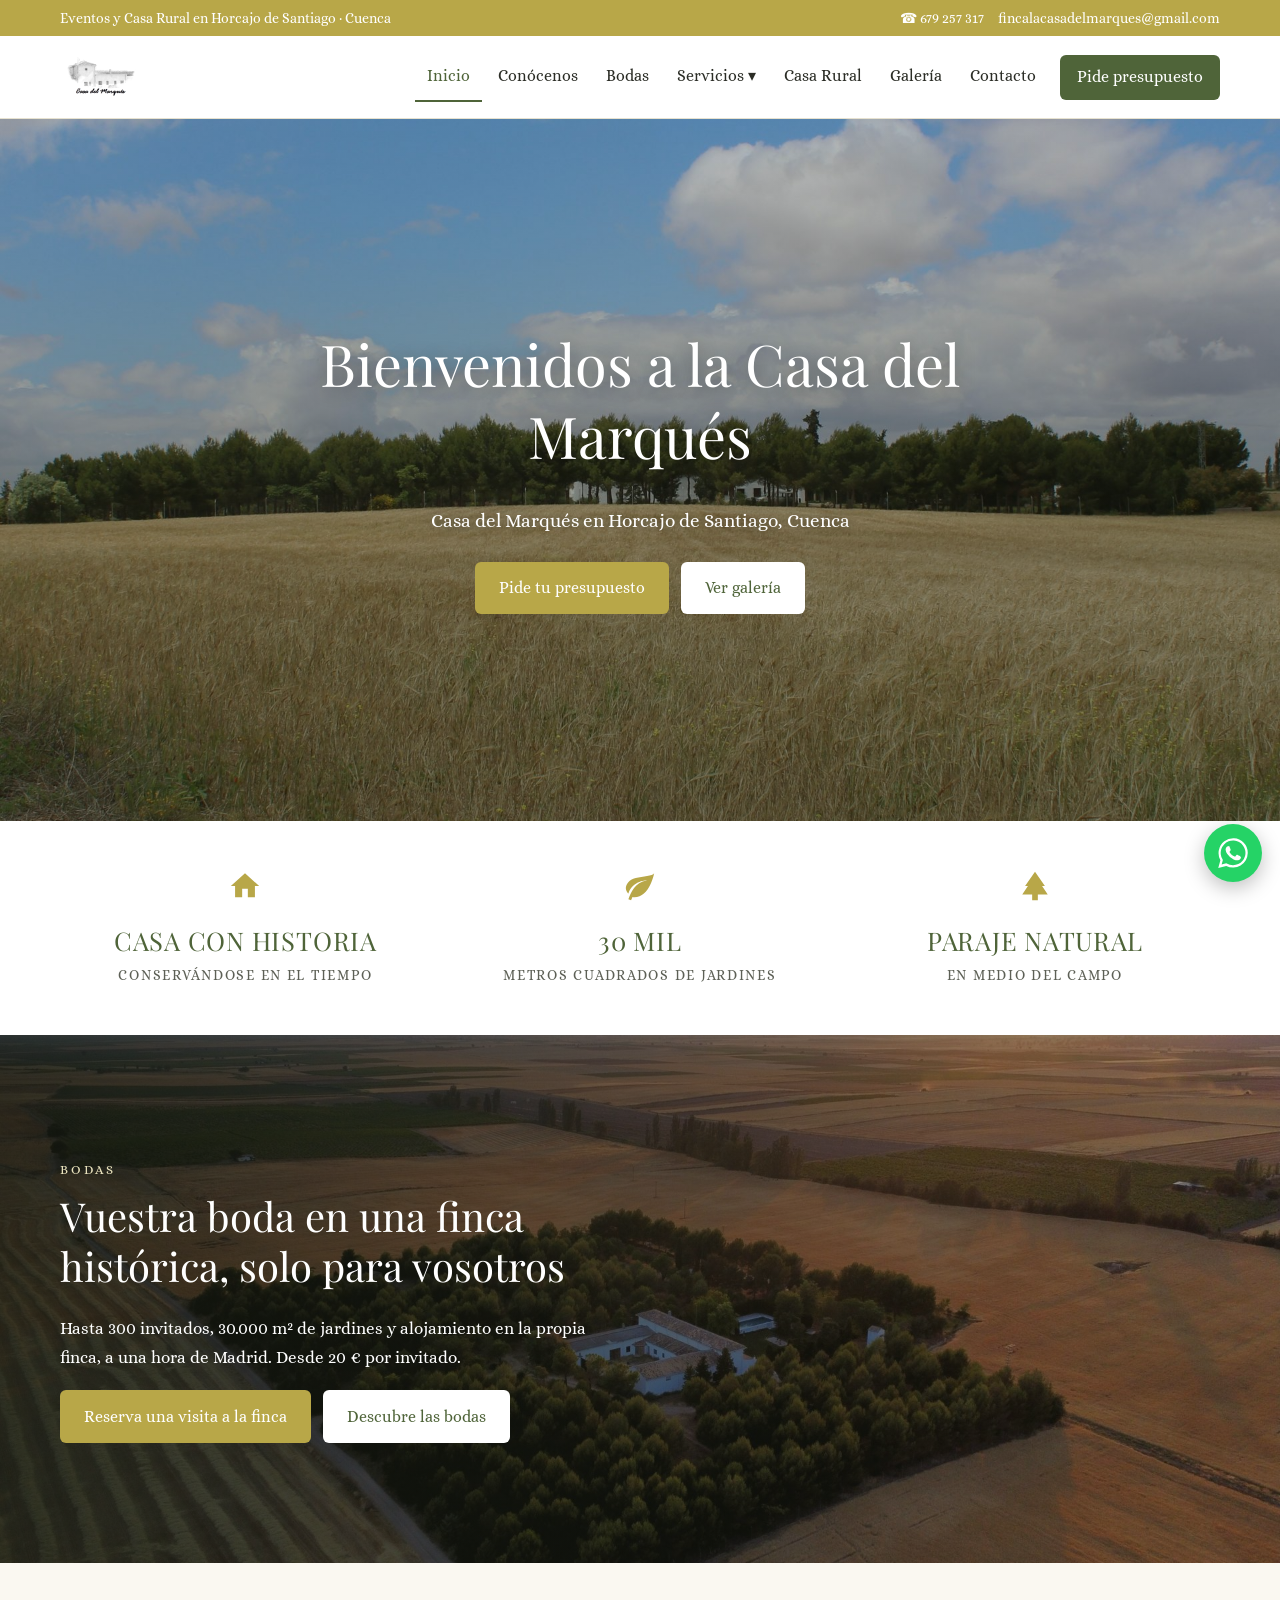
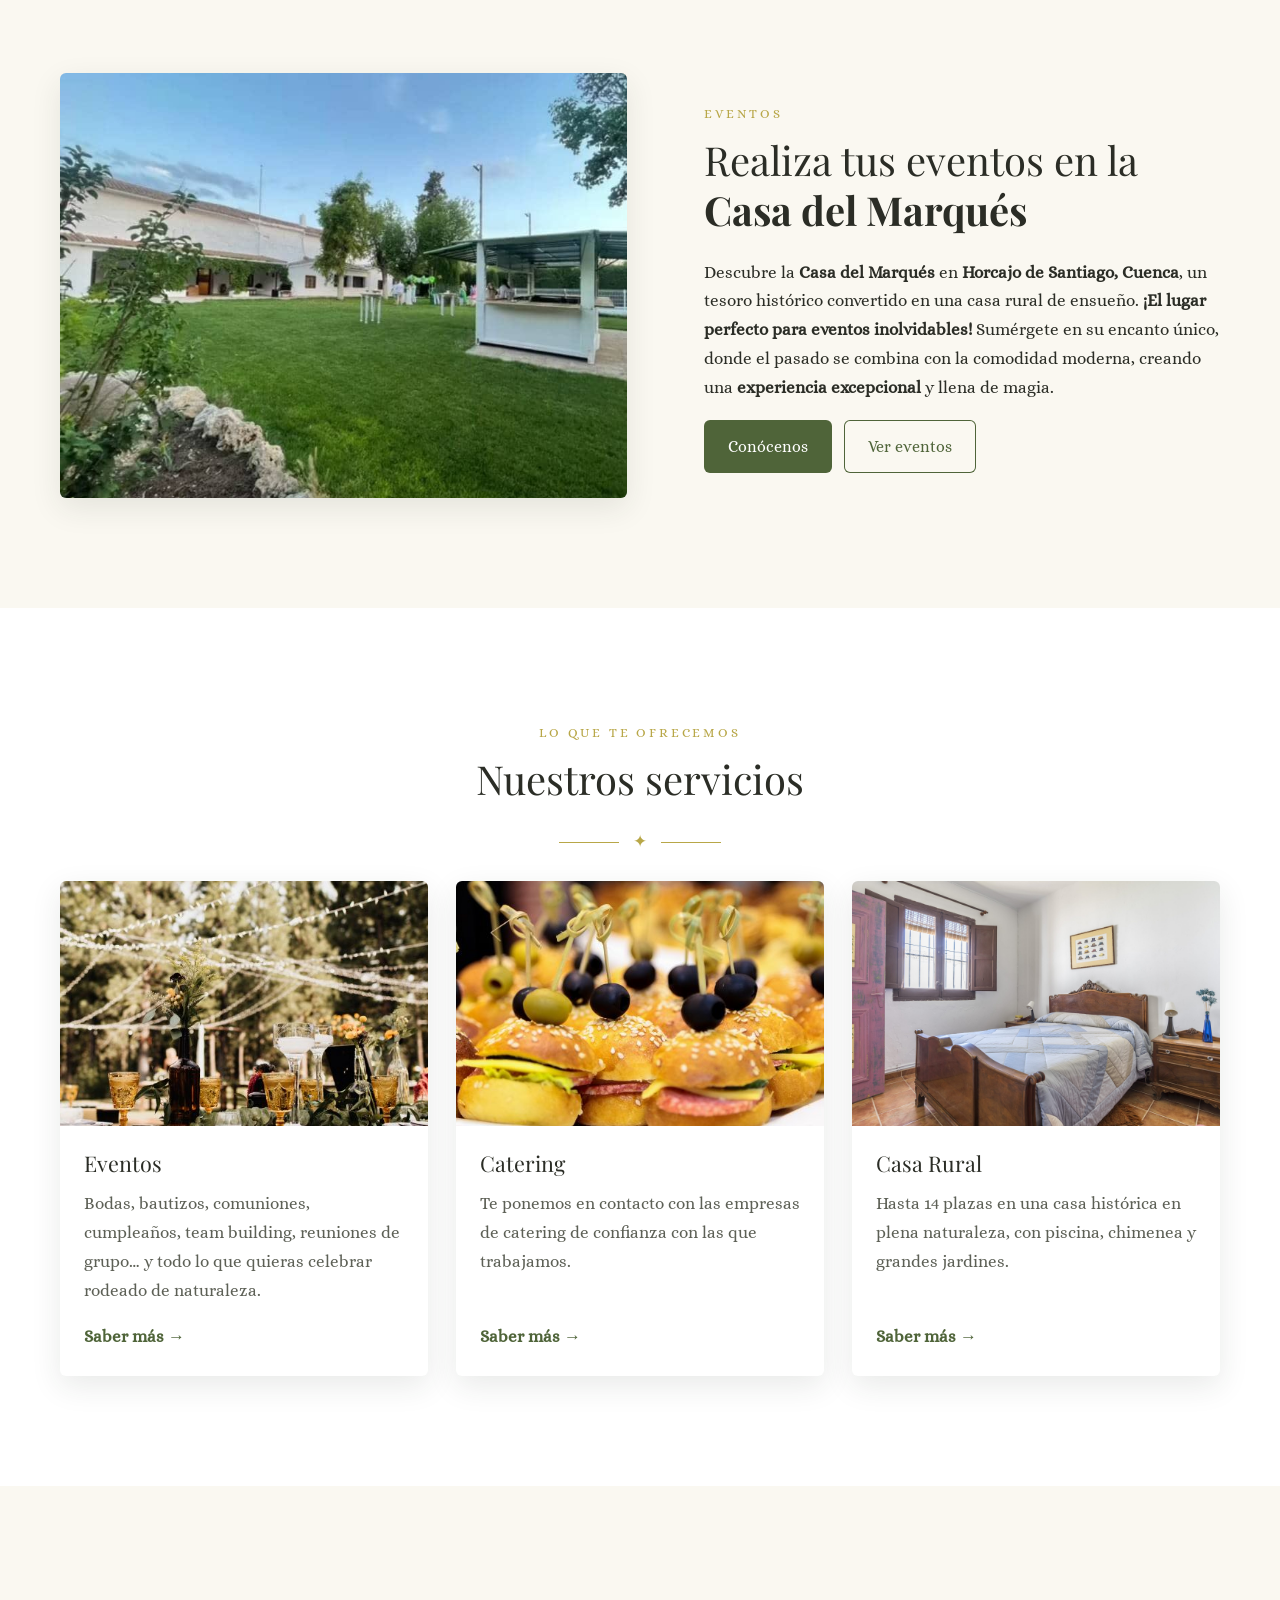
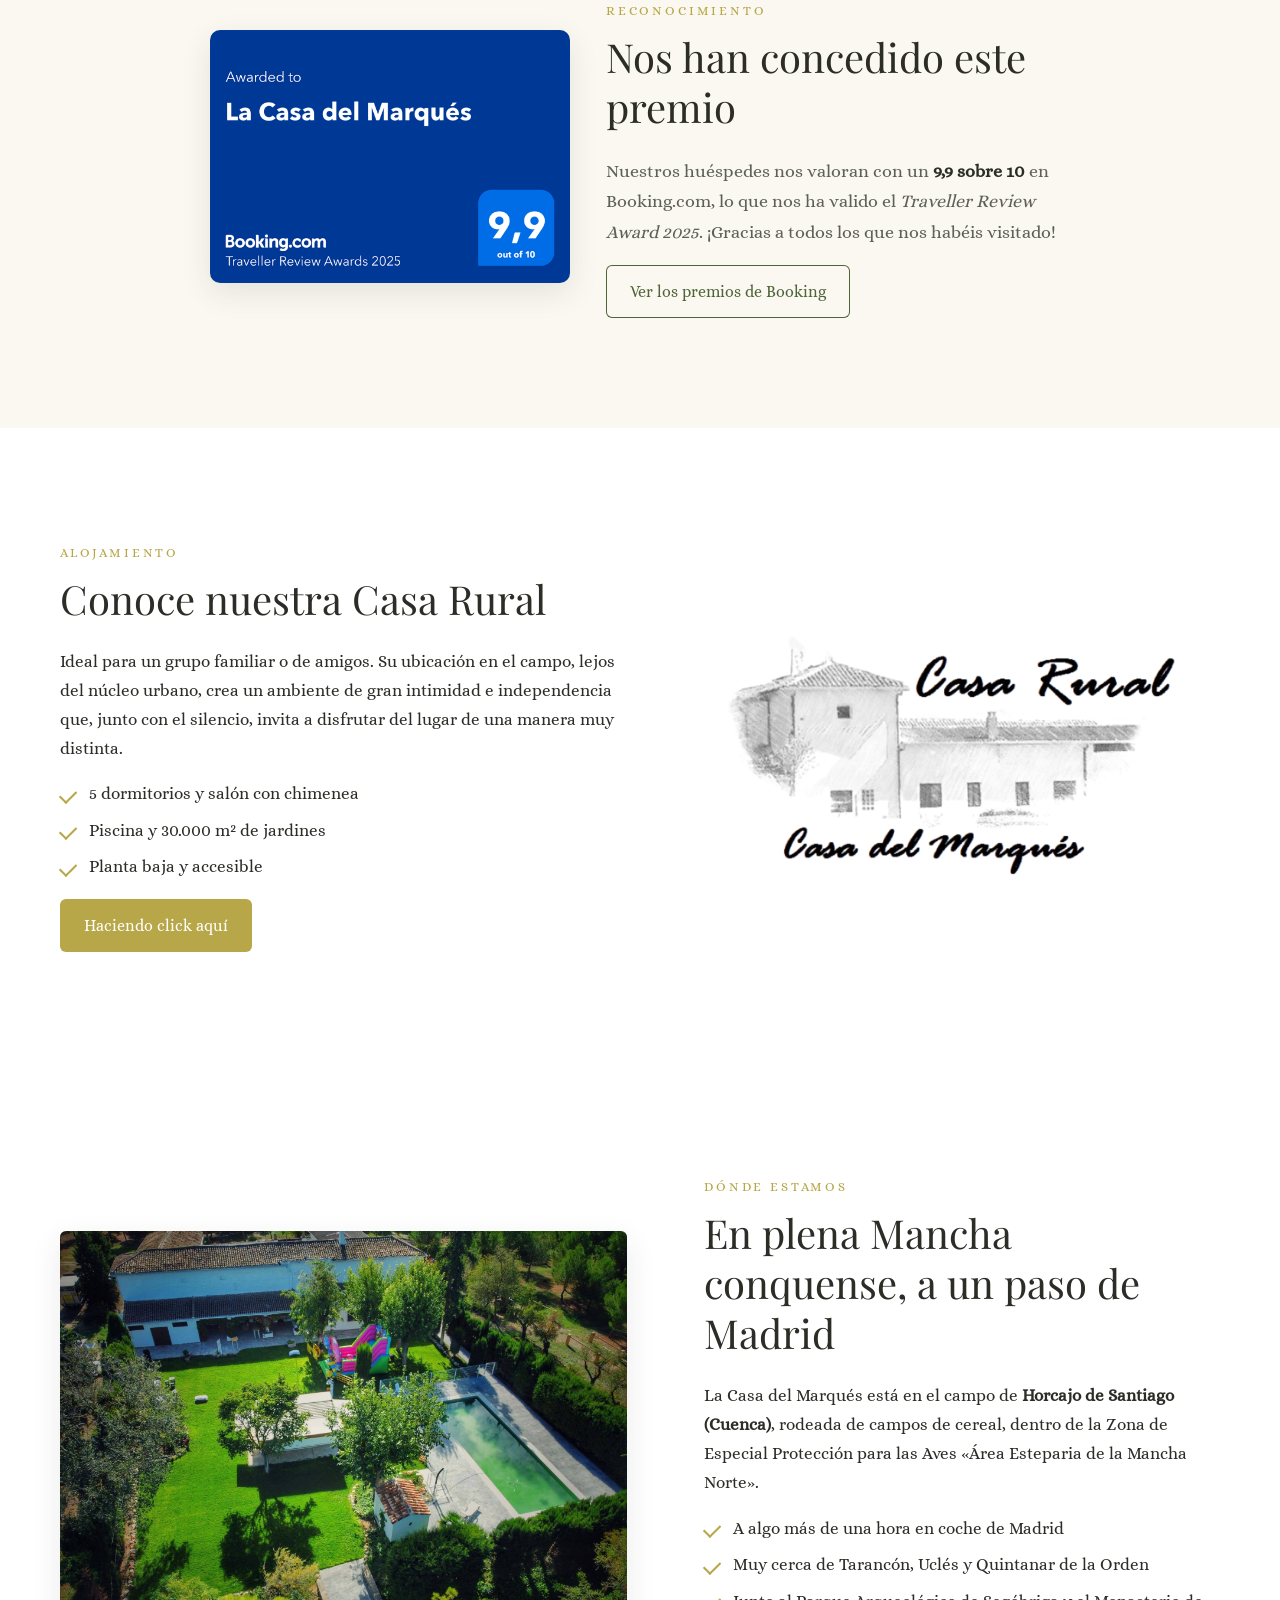
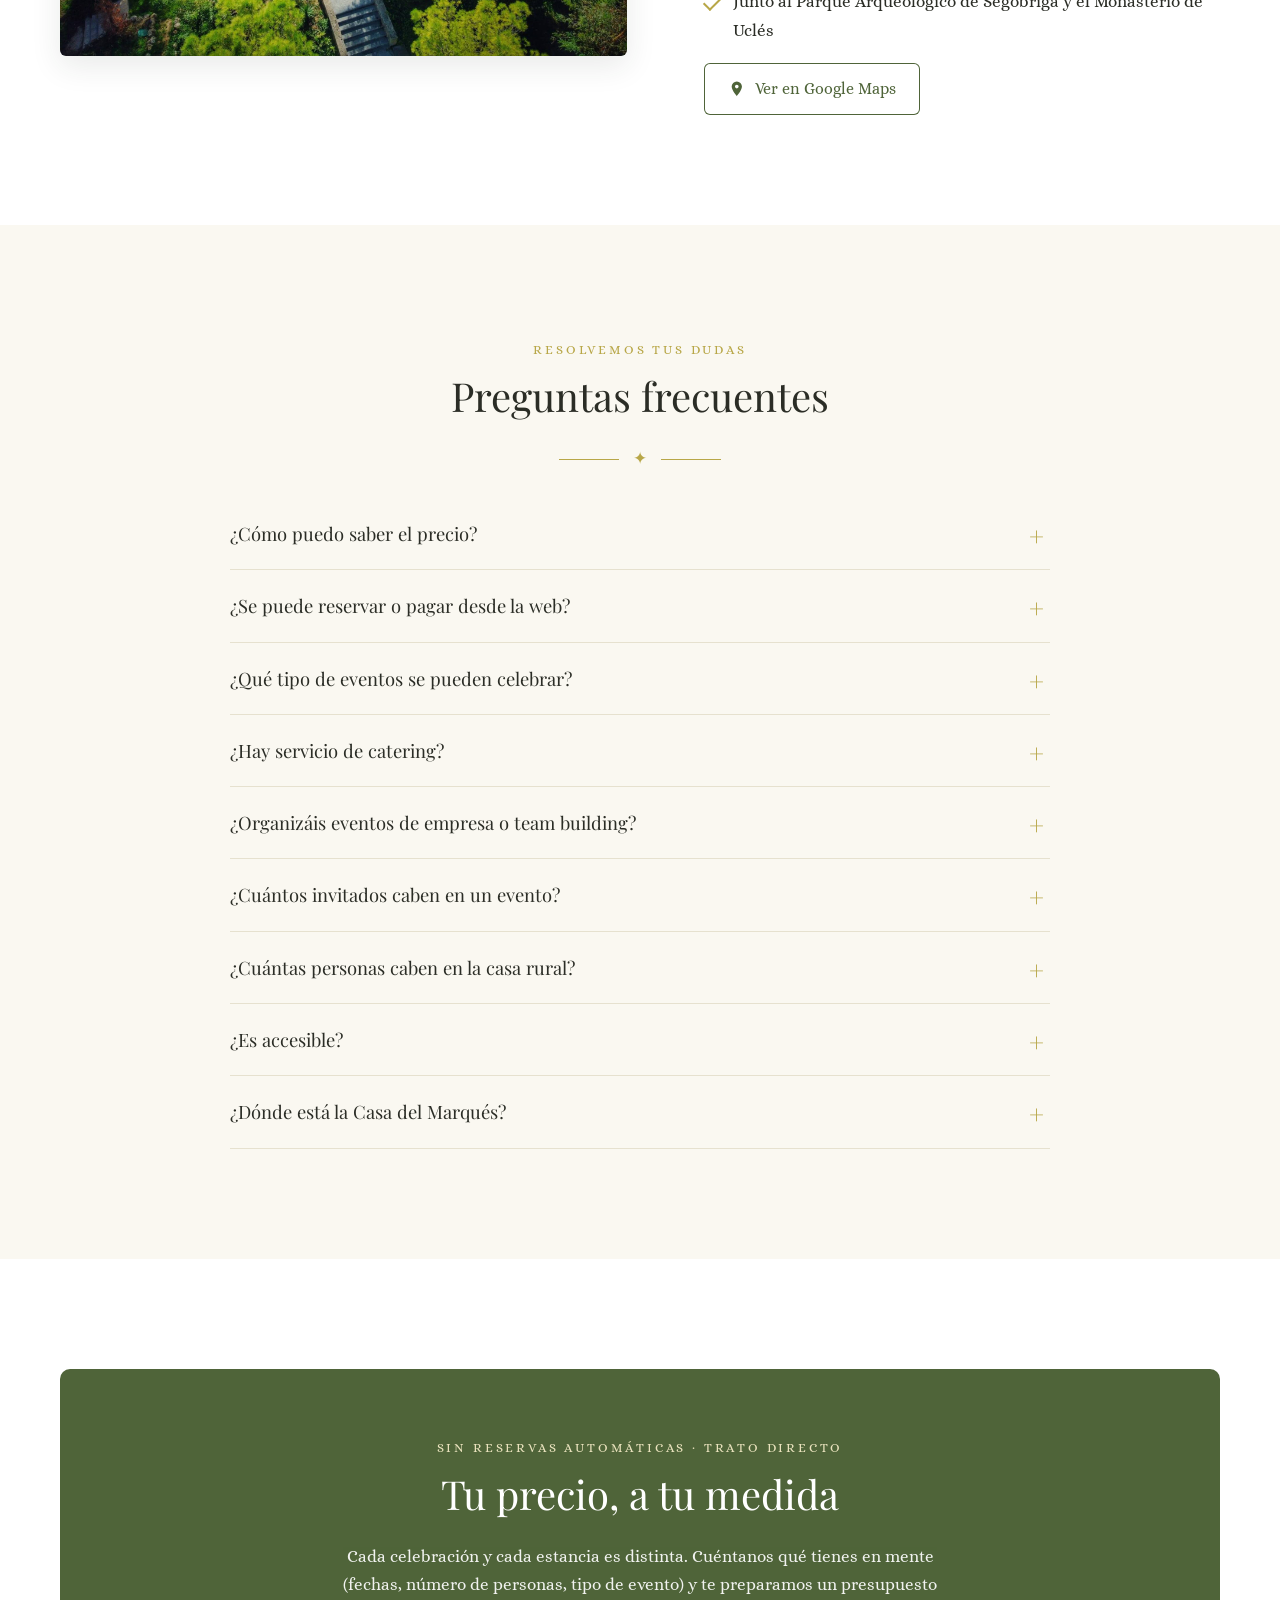
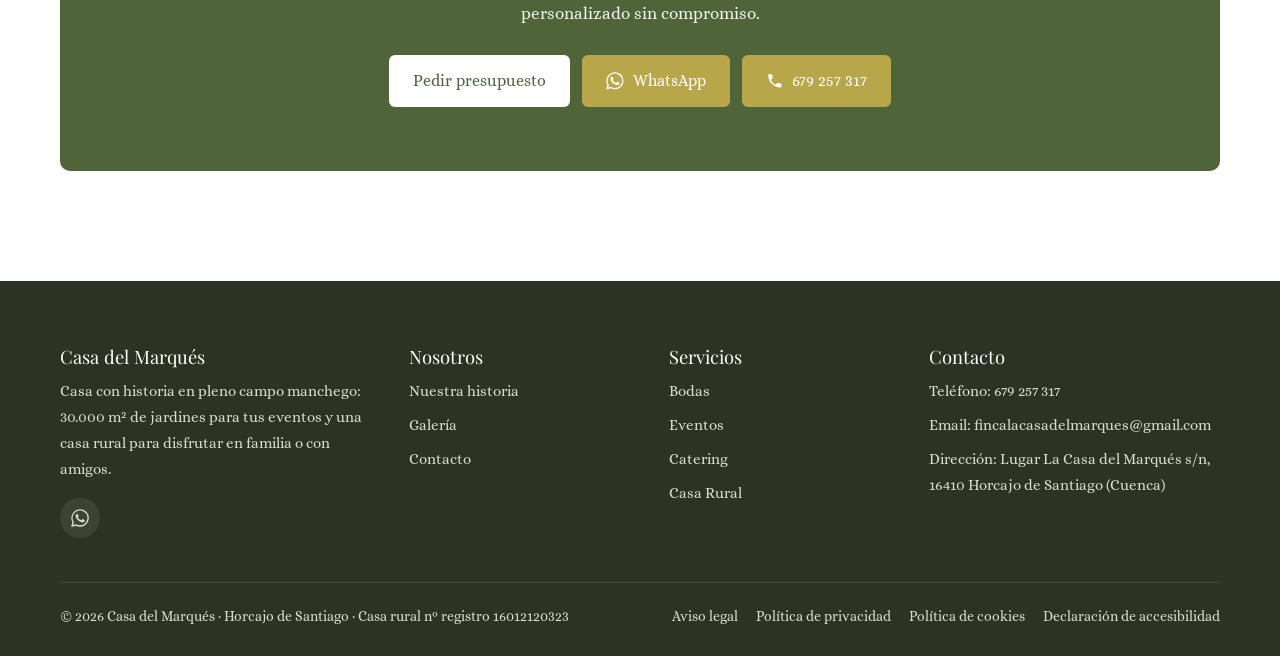
<file: web-casa-del-marques-FINAL/index.html>
<!doctype html>
<html lang="es">
<head>
<meta charset="utf-8">
<meta name="viewport" content="width=device-width, initial-scale=1">
<title>Casa del Marqués | Finca para eventos y casa rural en Cuenca (Horcajo de Santiago)</title>
<meta name="description" content="Finca para eventos y casa rural en Horcajo de Santiago (Cuenca), a algo más de una hora de Madrid: 30.000 m² de jardines para bodas, bautizos, comuniones, team building y reuniones de grupo. Pide presupuesto personalizado.">
<link rel="canonical" href="https://lacasadelmarques.es/">
<meta property="og:type" content="website">
<meta property="og:site_name" content="Casa del Marqués">
<meta property="og:title" content="Casa del Marqués | Finca para eventos y casa rural en Cuenca (Horcajo de Santiago)">
<meta property="og:description" content="Finca para eventos y casa rural en Horcajo de Santiago (Cuenca), a algo más de una hora de Madrid: 30.000 m² de jardines para bodas, bautizos, comuniones, team building y reuniones de grupo. Pide presupuesto personalizado.">
<meta property="og:url" content="https://lacasadelmarques.es/">
<meta property="og:image" content="https://lacasadelmarques.es/img/portada.jpg">
<meta property="og:locale" content="es_ES">
<meta name="theme-color" content="#4f6439">
<meta name="geo.region" content="ES-CU">
<meta name="geo.placename" content="Horcajo de Santiago">
<link rel="icon" href="img/favicon.svg" type="image/svg+xml">
<link rel="preconnect" href="https://fonts.googleapis.com">
<link rel="preconnect" href="https://fonts.gstatic.com" crossorigin>
<link href="https://fonts.googleapis.com/css2?family=Alice&family=Playfair+Display:ital,wght@0,400;0,600;1,400&display=swap" rel="stylesheet">
<link rel="stylesheet" href="css/estilos.css">
<script type="application/ld+json">{"@context": "https://schema.org", "@type": ["LodgingBusiness", "EventVenue"], "name": "Casa del Marqués", "description": "Finca para eventos y casa rural en Horcajo de Santiago (Cuenca): bodas, bautizos, comuniones, cumpleaños, team building y reuniones de grupo en 30.000 m² de jardines. Casa rural de 3 estrellas verdes para grupos de hasta 14 personas.", "areaServed": ["Cuenca", "Toledo", "Madrid", "Castilla-La Mancha"], "knowsAbout": ["Bodas", "Bautizos", "Comuniones", "Cumpleaños", "Team building", "Reuniones de empresa", "Turismo rural"], "url": "https://lacasadelmarques.es/", "telephone": "+34679257317", "email": "fincalacasadelmarques@gmail.com", "image": "https://lacasadelmarques.es/img/portada.jpg", "address": {"@type": "PostalAddress", "addressLocality": "Horcajo de Santiago", "postalCode": "16410", "addressRegion": "Cuenca", "addressCountry": "ES"}, "amenityFeature": [{"@type": "LocationFeatureSpecification", "name": "Piscina", "value": true}, {"@type": "LocationFeatureSpecification", "name": "Chimenea", "value": true}, {"@type": "LocationFeatureSpecification", "name": "Accesible", "value": true}, {"@type": "LocationFeatureSpecification", "name": "Cuna disponible", "value": true}, {"@type": "LocationFeatureSpecification", "name": "Amplios jardines", "value": true}]}</script><script type="application/ld+json">{"@context": "https://schema.org", "@type": "FAQPage", "mainEntity": [{"@type": "Question", "name": "¿Cómo puedo saber el precio?", "acceptedAnswer": {"@type": "Answer", "text": "No tenemos tarifas cerradas: cada evento o estancia se presupuesta de forma personalizada. Escríbenos con la fecha aproximada, el número de personas y lo que quieres celebrar, y te enviamos un precio sin compromiso."}}, {"@type": "Question", "name": "¿Se puede reservar o pagar desde la web?", "acceptedAnswer": {"@type": "Answer", "text": "No. Preferimos hablar contigo directamente para entender lo que necesitas. Escríbenos por el formulario, WhatsApp o teléfono y te atenderemos personalmente."}}, {"@type": "Question", "name": "¿Qué tipo de eventos se pueden celebrar?", "acceptedAnswer": {"@type": "Answer", "text": "Bodas, bautizos, comuniones, cumpleaños, despedidas de soltero/a, reuniones familiares, jubilaciones, retiros, actividades de team building y reuniones de grupo o de empresa… ¡y lo que quieras celebrar! Disponemos de 30.000 m² de jardines y praderas."}}, {"@type": "Question", "name": "¿Hay servicio de catering?", "acceptedAnswer": {"@type": "Answer", "text": "Trabajamos con empresas de catering de confianza y te ponemos en contacto con ellas para que elijas el menú que mejor se adapte a tu celebración y a tu presupuesto."}}, {"@type": "Question", "name": "¿Organizáis eventos de empresa o team building?", "acceptedAnswer": {"@type": "Answer", "text": "Sí. La finca es ideal para jornadas de team building, reuniones de grupo y encuentros de empresa en plena naturaleza, con 30.000 m² de jardines y praderas. Cuéntanos qué necesitas y te preparamos una propuesta."}}, {"@type": "Question", "name": "¿Cuántos invitados caben en un evento?", "acceptedAnswer": {"@type": "Answer", "text": "Hasta 300 invitados. Además, parte de ellos puede alojarse en la casa rural de la finca."}}, {"@type": "Question", "name": "¿Cuántas personas caben en la casa rural?", "acceptedAnswer": {"@type": "Answer", "text": "La casa rural tiene 10 plazas en 5 dormitorios, ampliables con 2 sofás cama de matrimonio (4 plazas más) y una cuna de viaje."}}, {"@type": "Question", "name": "¿Es accesible?", "acceptedAnswer": {"@type": "Answer", "text": "Sí. La casa está en planta baja y cuenta con aseos adaptados."}}, {"@type": "Question", "name": "¿Dónde está la Casa del Marqués?", "acceptedAnswer": {"@type": "Answer", "text": "En pleno campo, en el término municipal de Horcajo de Santiago (Cuenca), en la Mancha conquense, dentro de una Zona de Especial Protección para las Aves (ZEPA) de la Red Natura 2000. Está a algo más de una hora en coche de Madrid y muy cerca de Tarancón, Uclés y el Parque Arqueológico de Segóbriga. Te enviamos la ubicación exacta al contactar."}}]}</script>
</head>
<body data-raiz="">

<a class="trampa" href="#contenido">Saltar al contenido</a>
<div class="barra-top">
  <div class="contenedor">
    <span class="solo-escritorio">Eventos y Casa Rural en Horcajo de Santiago · Cuenca</span>
    <span class="redes">
      <a href="tel:+34679257317">☎ 679 257 317</a>
      <a href="mailto:fincalacasadelmarques@gmail.com" class="solo-escritorio">fincalacasadelmarques@gmail.com</a>
    </span>
  </div>
</div>
<header class="cabecera">
  <div class="contenedor">
    <a class="logo" href="./" aria-label="Casa del Marqués — inicio">
      <img src="img/logo.png" alt="Casa del Marqués" width="120" height="62">
      <span class="logo-texto">Casa del Marqués<small>Horcajo de Santiago</small></span>
    </a>
    <button class="boton-menu" aria-label="Abrir menú" aria-expanded="false" aria-controls="nav"><span></span><span></span><span></span></button>
    <nav class="nav" id="nav" aria-label="Menú principal">
      <ul class="menu">
        <li><a href="./" aria-current="page">Inicio</a></li>
        <li><a href="conocenos/">Conócenos</a></li>
        <li><a href="bodas/">Bodas</a></li>
        <li class="submenu"><a href="eventos/">Servicios ▾</a>
          <ul>
            <li><a href="eventos/">Eventos</a></li>
            <li><a href="catering/">Catering</a></li>
          </ul>
        </li>
        <li><a href="casa-rural/">Casa Rural</a></li>
        <li><a href="galeria/">Galería</a></li>
        <li><a href="contacto/">Contacto</a></li>
        <li><a class="btn" href="contacto/">Pide presupuesto</a></li>
      </ul>
    </nav>
  </div>
</header>
<main id="contenido">


<section class="hero">
  <div class="foto-fondo"><img src="img/portada.jpg" alt="" fetchpriority="high"></div>
  <div class="contenido">
    <h1>Bienvenidos a la Casa del Marqués</h1>
    <p>Casa del Marqués en Horcajo de Santiago, Cuenca</p>
    <div class="botones"><a class="btn btn--dorado" href="contacto/">Pide tu presupuesto</a><a class="btn btn--blanco" href="galeria/">Ver galería</a></div>
  </div>
</section>

<section class="seccion" style="padding-block:48px">
  <div class="contenedor destacados">
    <a class="destacado" href="conocenos/" style="text-decoration:none"><svg viewBox="0 0 24 24" aria-hidden="true"><path d="M10 20v-6h4v6h5v-8h3L12 3 2 12h3v8z"/></svg><div class="num">Casa con historia</div><p>Conservándose en el tiempo</p></a>
    <a class="destacado" href="casa-rural/" style="text-decoration:none"><svg viewBox="0 0 24 24" aria-hidden="true"><path d="M17 8C8 10 5.9 16.2 3.8 21.3l1.9.7 1-2.3c.5.2 1 .3 1.3.3C19 20 22 3 22 3c-1 2-8 2.3-13 3.3S2 11.5 2 13.5s1.8 3.8 1.8 3.8C7 8 17 8 17 8z"/></svg><div class="num">30 mil</div><p>Metros cuadrados de jardines</p></a>
    <a class="destacado" href="galeria/" style="text-decoration:none"><svg viewBox="0 0 24 24" aria-hidden="true"><path d="M17 12h2L12 2 5 12h2l-4 6h7v4h4v-4h7z"/></svg><div class="num">Paraje natural</div><p>En medio del campo</p></a>
  </div>
</section>

<section class="banda-bodas">
  <div class="foto-fondo"><img src="img/galeria/vista-aerea-finca-atardecer.jpg" alt="" loading="lazy"></div>
  <div class="contenedor">
    <div class="texto">
      <span class="antetitulo">Bodas</span>
      <h2>Vuestra boda en una finca histórica, solo para vosotros</h2>
      <p>Hasta 300 invitados, 30.000 m² de jardines y alojamiento en la propia finca, a una hora de Madrid. Desde 20 € por invitado.</p>
      <div class="botones"><a class="btn btn--dorado" href="bodas/#visita">Reserva una visita a la finca</a><a class="btn btn--blanco" href="bodas/">Descubre las bodas</a></div>
    </div>
  </div>
</section>

<section class="seccion seccion--crema">
  <div class="contenedor bloque aparece">
    <div class="foto " data-nombre="Jardín de la Casa del Marqués preparado para un evento"><img src="img/vista_pradera_kiosco_2.jpg" alt="Jardín de la Casa del Marqués preparado para un evento" loading="lazy"></div>
    <div>
      <span class="antetitulo">Eventos</span>
      <h2>Realiza tus eventos en la <strong>Casa del Marqués</strong></h2>
      <p>Descubre la <strong>Casa del Marqués</strong> en <strong>Horcajo de Santiago, Cuenca</strong>, un tesoro histórico convertido en una casa rural de ensueño. <strong>¡El lugar perfecto para eventos inolvidables!</strong> Sumérgete en su encanto único, donde el pasado se combina con la comodidad moderna, creando una <strong>experiencia excepcional</strong> y llena de magia.</p>
      <div class="botones"><a class="btn" href="conocenos/">Conócenos</a><a class="btn btn--borde" href="eventos/">Ver eventos</a></div>
    </div>
  </div>
</section>

<section class="seccion">
  <div class="contenedor">
    <div class="centro aparece">
      <span class="antetitulo">Lo que te ofrecemos</span>
      <h2>Nuestros servicios</h2>
      <div class="adorno">✦</div>
    </div>
    <div class="tarjetas">
      <a class="tarjeta aparece" href="eventos/"><div class="foto " data-nombre="Evento en la Casa del Marqués"><img src="img/evento.jpg" alt="Evento en la Casa del Marqués" loading="lazy"></div><div class="cuerpo"><h3>Eventos</h3><p>Bodas, bautizos, comuniones, cumpleaños, team building, reuniones de grupo… y todo lo que quieras celebrar rodeado de naturaleza.</p><span class="mas">Saber más →</span></div></a>
      <a class="tarjeta aparece" href="catering/"><div class="foto " data-nombre="Servicio de catering"><img src="img/catering.jpg" alt="Servicio de catering" loading="lazy"></div><div class="cuerpo"><h3>Catering</h3><p>Te ponemos en contacto con las empresas de catering de confianza con las que trabajamos.</p><span class="mas">Saber más →</span></div></a>
      <a class="tarjeta aparece" href="casa-rural/"><div class="foto " data-nombre="Dormitorio de la casa rural"><img src="img/casa-rural.jpg" alt="Dormitorio de la casa rural" loading="lazy"></div><div class="cuerpo"><h3>Casa Rural</h3><p>Hasta 14 plazas en una casa histórica en plena naturaleza, con piscina, chimenea y grandes jardines.</p><span class="mas">Saber más →</span></div></a>
    </div>
  </div>
</section>

<section class="seccion seccion--crema">
  <div class="contenedor premio aparece">
    <img class="premio-img" src="img/premio-booking-2025.png" alt="Premio Booking.com Traveller Review Awards 2025: La Casa del Marqués, 9,9 sobre 10" width="420" height="295" loading="lazy">
    <div>
      <span class="antetitulo">Reconocimiento</span>
      <h2>Nos han concedido este premio</h2>
      <p class="lead">Nuestros huéspedes nos valoran con un <strong>9,9 sobre 10</strong> en Booking.com, lo que nos ha valido el <em>Traveller Review Award 2025</em>. ¡Gracias a todos los que nos habéis visitado!</p>
      <a class="btn btn--borde" href="https://www.booking.com/traveller-review-awards" target="_blank" rel="noopener">Ver los premios de Booking</a>
    </div>
  </div>
</section>

<section class="seccion">
  <div class="contenedor bloque bloque--inverso aparece">
    <div class="foto foto--dibujo" data-nombre="Casa Rural Casa del Marqués"><img src="img/casa-rural-dibujo.png" alt="Casa Rural Casa del Marqués" loading="lazy"></div>
    <div>
      <span class="antetitulo">Alojamiento</span>
      <h2>Conoce nuestra Casa Rural</h2>
      <p>Ideal para un grupo familiar o de amigos. Su ubicación en el campo, lejos del núcleo urbano, crea un ambiente de gran intimidad e independencia que, junto con el silencio, invita a disfrutar del lugar de una manera muy distinta.</p>
      <ul class="lista-check">
        <li>5 dormitorios y salón con chimenea</li>
        <li>Piscina y 30.000 m² de jardines</li>
        <li>Planta baja y accesible</li>
      </ul>
      <a class="btn btn--dorado" href="casa-rural/">Haciendo click aquí</a>
    </div>
  </div>
</section>

<section class="seccion">
  <div class="contenedor bloque aparece">
    <div class="foto " data-nombre="Vista aérea de la finca Casa del Marqués en Horcajo de Santiago"><img src="img/galeria/vista_aerea_pradera_1.jpg" alt="Vista aérea de la finca Casa del Marqués en Horcajo de Santiago" loading="lazy"></div>
    <div>
      <span class="antetitulo">Dónde estamos</span>
      <h2>En plena Mancha conquense, a un paso de Madrid</h2>
      <p>La Casa del Marqués está en el campo de <strong>Horcajo de Santiago (Cuenca)</strong>, rodeada de campos de cereal, dentro de la Zona de Especial Protección para las Aves «Área Esteparia de la Mancha Norte».</p>
      <ul class="lista-check">
        <li>A algo más de una hora en coche de Madrid</li>
        <li>Muy cerca de Tarancón, Uclés y Quintanar de la Orden</li>
        <li>Junto al Parque Arqueológico de Segóbriga y el Monasterio de Uclés</li>
      </ul>
      <a class="btn btn--borde" href="https://www.google.com/maps/search/?api=1&query=Casa+del+Marqu%C3%A9s+Horcajo+de+Santiago+Cuenca" target="_blank" rel="noopener"><svg viewBox="0 0 24 24" aria-hidden="true"><path d="M12 2a7 7 0 0 0-7 7c0 5.2 7 13 7 13s7-7.8 7-13a7 7 0 0 0-7-7zm0 9.5a2.5 2.5 0 1 1 0-5 2.5 2.5 0 0 1 0 5z"/></svg> Ver en Google Maps</a>
    </div>
  </div>
</section>

<section class="seccion seccion--crema">
  <div class="contenedor">
    <div class="centro aparece">
      <span class="antetitulo">Resolvemos tus dudas</span>
      <h2>Preguntas frecuentes</h2>
      <div class="adorno">✦</div>
    </div>
    <div class="faq"><details><summary>¿Cómo puedo saber el precio?</summary><p>No tenemos tarifas cerradas: cada evento o estancia se presupuesta de forma personalizada. Escríbenos con la fecha aproximada, el número de personas y lo que quieres celebrar, y te enviamos un precio sin compromiso.</p></details>
<details><summary>¿Se puede reservar o pagar desde la web?</summary><p>No. Preferimos hablar contigo directamente para entender lo que necesitas. Escríbenos por el formulario, WhatsApp o teléfono y te atenderemos personalmente.</p></details>
<details><summary>¿Qué tipo de eventos se pueden celebrar?</summary><p>Bodas, bautizos, comuniones, cumpleaños, despedidas de soltero/a, reuniones familiares, jubilaciones, retiros, actividades de team building y reuniones de grupo o de empresa… ¡y lo que quieras celebrar! Disponemos de 30.000 m² de jardines y praderas.</p></details>
<details><summary>¿Hay servicio de catering?</summary><p>Trabajamos con empresas de catering de confianza y te ponemos en contacto con ellas para que elijas el menú que mejor se adapte a tu celebración y a tu presupuesto.</p></details>
<details><summary>¿Organizáis eventos de empresa o team building?</summary><p>Sí. La finca es ideal para jornadas de team building, reuniones de grupo y encuentros de empresa en plena naturaleza, con 30.000 m² de jardines y praderas. Cuéntanos qué necesitas y te preparamos una propuesta.</p></details>
<details><summary>¿Cuántos invitados caben en un evento?</summary><p>Hasta 300 invitados. Además, parte de ellos puede alojarse en la casa rural de la finca.</p></details>
<details><summary>¿Cuántas personas caben en la casa rural?</summary><p>La casa rural tiene 10 plazas en 5 dormitorios, ampliables con 2 sofás cama de matrimonio (4 plazas más) y una cuna de viaje.</p></details>
<details><summary>¿Es accesible?</summary><p>Sí. La casa está en planta baja y cuenta con aseos adaptados.</p></details>
<details><summary>¿Dónde está la Casa del Marqués?</summary><p>En pleno campo, en el término municipal de Horcajo de Santiago (Cuenca), en la Mancha conquense, dentro de una Zona de Especial Protección para las Aves (ZEPA) de la Red Natura 2000. Está a algo más de una hora en coche de Madrid y muy cerca de Tarancón, Uclés y el Parque Arqueológico de Segóbriga. Te enviamos la ubicación exacta al contactar.</p></details></div>
  </div>
</section>


<section class="seccion">
  <div class="contenedor">
    <div class="cta aparece">
      <span class="antetitulo" style="color:var(--dorado-claro)">Sin reservas automáticas · trato directo</span>
      <h2>Tu precio, a tu medida</h2>
      <p>Cada celebración y cada estancia es distinta. Cuéntanos qué tienes en mente (fechas, número de personas, tipo de evento) y te preparamos un presupuesto personalizado sin compromiso.</p>
      <div class="botones">
        <a class="btn btn--blanco" href="contacto/">Pedir presupuesto</a>
        <a class="btn btn--dorado" href="https://wa.me/34679257317" target="_blank" rel="noopener"><svg viewBox="0 0 24 24" aria-hidden="true"><path d="M17.5 14.4c-.3-.1-1.8-.9-2-1s-.5-.1-.7.1-.8 1-.9 1.2-.3.2-.6.1a8 8 0 0 1-2.4-1.5 9 9 0 0 1-1.6-2c-.2-.3 0-.5.1-.6l.4-.5.3-.5v-.5l-.9-2.2c-.2-.6-.5-.5-.7-.5h-.6a1.1 1.1 0 0 0-.8.4 3.4 3.4 0 0 0-1 2.5 5.9 5.9 0 0 0 1.2 3.1 13.4 13.4 0 0 0 5.2 4.6c.7.3 1.3.5 1.7.6a4.2 4.2 0 0 0 1.9.1 3.1 3.1 0 0 0 2-1.4 2.5 2.5 0 0 0 .2-1.4c-.1-.1-.3-.2-.6-.3zM12 21.8a9.9 9.9 0 0 1-5-1.4l-.4-.2-3.7 1 1-3.6-.2-.4A9.9 9.9 0 1 1 12 21.8zm8.4-18.3A11.8 11.8 0 0 0 1.9 17.7L.2 24l6.4-1.7A11.8 11.8 0 0 0 23.8 12a11.7 11.7 0 0 0-3.4-8.5z"/></svg> WhatsApp</a>
        <a class="btn btn--dorado" href="tel:+34679257317"><svg viewBox="0 0 24 24" aria-hidden="true"><path d="M6.6 10.8a15.1 15.1 0 0 0 6.6 6.6l2.2-2.2c.3-.3.7-.4 1-.2 1.1.4 2.3.6 3.6.6.6 0 1 .4 1 1V20c0 .6-.4 1-1 1A17 17 0 0 1 3 4c0-.6.4-1 1-1h3.5c.6 0 1 .4 1 1 0 1.3.2 2.5.6 3.6.1.3 0 .7-.2 1z"/></svg> 679 257 317</a>
      </div>
    </div>
  </div>
</section>

</main>

<footer class="pie-web">
  <div class="contenedor">
    <div class="pie-columnas">
      <div>
        <h4>Casa del Marqués</h4>
        <p>Casa con historia en pleno campo manchego: 30.000 m² de jardines para tus eventos y una casa rural para disfrutar en familia o con amigos.</p>
        <div class="redes">
          <a href="https://wa.me/34679257317" target="_blank" rel="noopener" aria-label="WhatsApp"><svg viewBox="0 0 24 24" aria-hidden="true"><path d="M17.5 14.4c-.3-.1-1.8-.9-2-1s-.5-.1-.7.1-.8 1-.9 1.2-.3.2-.6.1a8 8 0 0 1-2.4-1.5 9 9 0 0 1-1.6-2c-.2-.3 0-.5.1-.6l.4-.5.3-.5v-.5l-.9-2.2c-.2-.6-.5-.5-.7-.5h-.6a1.1 1.1 0 0 0-.8.4 3.4 3.4 0 0 0-1 2.5 5.9 5.9 0 0 0 1.2 3.1 13.4 13.4 0 0 0 5.2 4.6c.7.3 1.3.5 1.7.6a4.2 4.2 0 0 0 1.9.1 3.1 3.1 0 0 0 2-1.4 2.5 2.5 0 0 0 .2-1.4c-.1-.1-.3-.2-.6-.3zM12 21.8a9.9 9.9 0 0 1-5-1.4l-.4-.2-3.7 1 1-3.6-.2-.4A9.9 9.9 0 1 1 12 21.8zm8.4-18.3A11.8 11.8 0 0 0 1.9 17.7L.2 24l6.4-1.7A11.8 11.8 0 0 0 23.8 12a11.7 11.7 0 0 0-3.4-8.5z"/></svg></a>
        </div>
      </div>
      <div>
        <h4>Nosotros</h4>
        <ul>
          <li><a href="conocenos/">Nuestra historia</a></li>
          <li><a href="galeria/">Galería</a></li>
          <li><a href="contacto/">Contacto</a></li>
        </ul>
      </div>
      <div>
        <h4>Servicios</h4>
        <ul>
          <li><a href="bodas/">Bodas</a></li>
          <li><a href="eventos/">Eventos</a></li>
          <li><a href="catering/">Catering</a></li>
          <li><a href="casa-rural/">Casa Rural</a></li>
        </ul>
      </div>
      <div>
        <h4>Contacto</h4>
        <ul>
          <li>Teléfono: <a href="tel:+34679257317">679 257 317</a></li>
          <li>Email: <a href="mailto:fincalacasadelmarques@gmail.com">fincalacasadelmarques@gmail.com</a></li>
          <li>Dirección: <a href="https://www.google.com/maps/search/?api=1&query=Casa+del+Marqu%C3%A9s+Horcajo+de+Santiago+Cuenca" target="_blank" rel="noopener">Lugar La Casa del Marqués s/n, 16410 Horcajo de Santiago (Cuenca)</a></li>
        </ul>
      </div>
    </div>
    <div class="pie-legal">
      <span>© <span id="anio">2026</span> Casa del Marqués · Horcajo de Santiago · Casa rural nº registro 16012120323</span>
      <nav aria-label="Legal">
        <a href="aviso-legal/">Aviso legal</a>
        <a href="privacidad/">Política de privacidad</a>
        <a href="cookies/">Política de cookies</a>
        <a href="accesibilidad/">Declaración de accesibilidad</a>
      </nav>
    </div>
  </div>
</footer>
<a class="whatsapp-flotante" href="https://wa.me/34679257317?text=Hola%2C%20quer%C3%ADa%20informaci%C3%B3n%20sobre%20la%20Casa%20del%20Marqu%C3%A9s" target="_blank" rel="noopener" aria-label="Escríbenos por WhatsApp"><svg viewBox="0 0 24 24" aria-hidden="true"><path d="M17.5 14.4c-.3-.1-1.8-.9-2-1s-.5-.1-.7.1-.8 1-.9 1.2-.3.2-.6.1a8 8 0 0 1-2.4-1.5 9 9 0 0 1-1.6-2c-.2-.3 0-.5.1-.6l.4-.5.3-.5v-.5l-.9-2.2c-.2-.6-.5-.5-.7-.5h-.6a1.1 1.1 0 0 0-.8.4 3.4 3.4 0 0 0-1 2.5 5.9 5.9 0 0 0 1.2 3.1 13.4 13.4 0 0 0 5.2 4.6c.7.3 1.3.5 1.7.6a4.2 4.2 0 0 0 1.9.1 3.1 3.1 0 0 0 2-1.4 2.5 2.5 0 0 0 .2-1.4c-.1-.1-.3-.2-.6-.3zM12 21.8a9.9 9.9 0 0 1-5-1.4l-.4-.2-3.7 1 1-3.6-.2-.4A9.9 9.9 0 1 1 12 21.8zm8.4-18.3A11.8 11.8 0 0 0 1.9 17.7L.2 24l6.4-1.7A11.8 11.8 0 0 0 23.8 12a11.7 11.7 0 0 0-3.4-8.5z"/></svg></a>

<script src="js/main.js"></script>
</body>
</html>
</file>
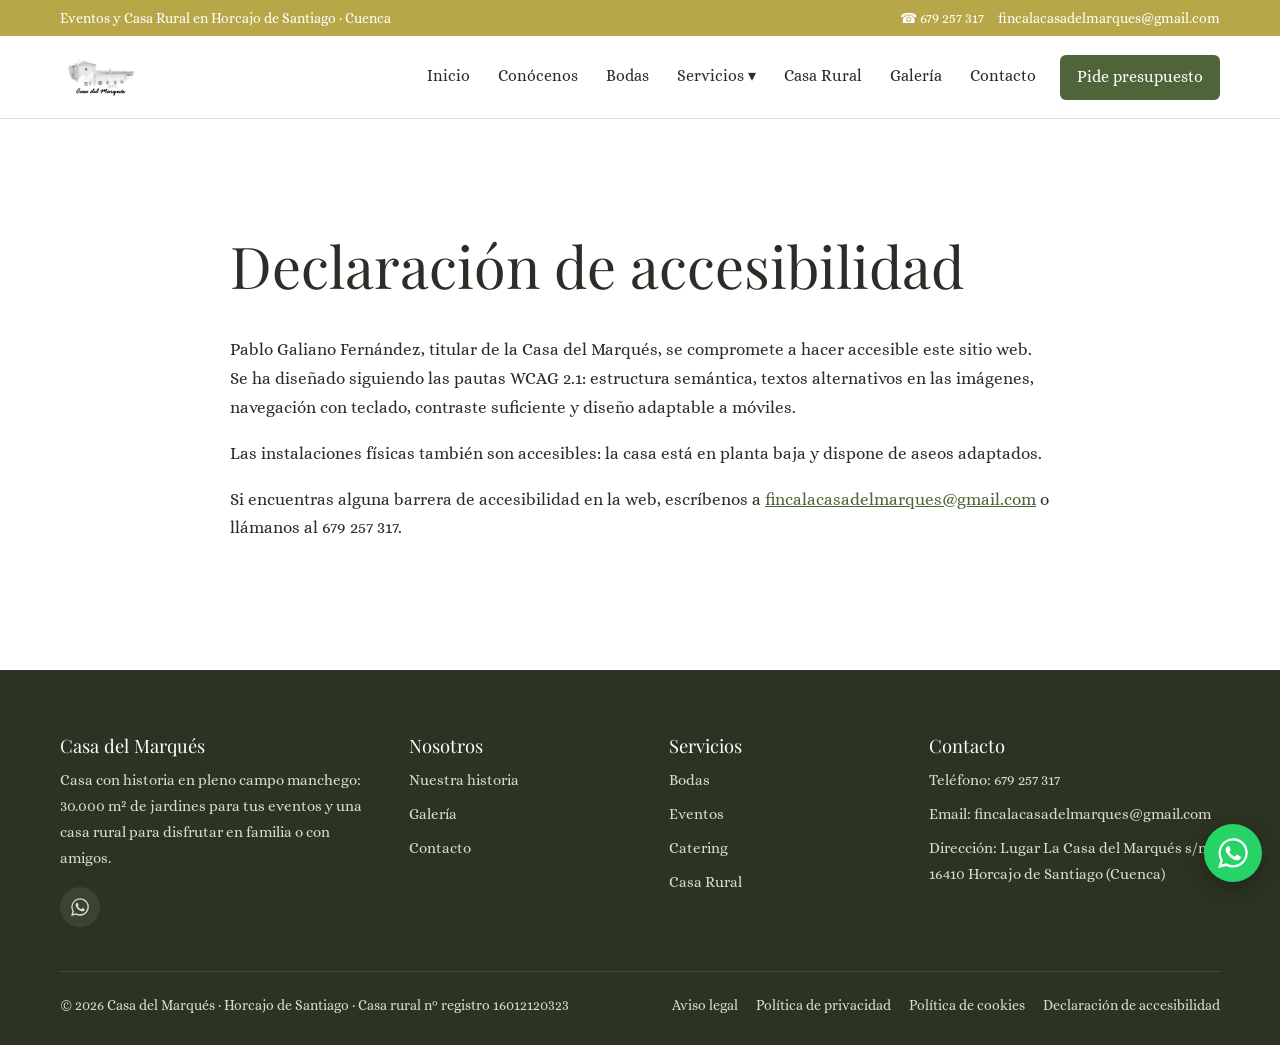
<file: web-casa-del-marques-FINAL/accesibilidad/index.html>
<!doctype html>
<html lang="es">
<head>
<meta charset="utf-8">
<meta name="viewport" content="width=device-width, initial-scale=1">
<title>Declaración de accesibilidad | Casa del Marqués</title>
<meta name="description" content="Declaración de accesibilidad de la Casa del Marqués.">
<link rel="canonical" href="https://lacasadelmarques.es/accesibilidad/">
<meta property="og:type" content="website">
<meta property="og:site_name" content="Casa del Marqués">
<meta property="og:title" content="Declaración de accesibilidad | Casa del Marqués">
<meta property="og:description" content="Declaración de accesibilidad de la Casa del Marqués.">
<meta property="og:url" content="https://lacasadelmarques.es/accesibilidad/">
<meta property="og:image" content="https://lacasadelmarques.es/img/portada.jpg">
<meta property="og:locale" content="es_ES">
<meta name="theme-color" content="#4f6439">
<meta name="geo.region" content="ES-CU">
<meta name="geo.placename" content="Horcajo de Santiago">
<link rel="icon" href="../img/favicon.svg" type="image/svg+xml">
<link rel="preconnect" href="https://fonts.googleapis.com">
<link rel="preconnect" href="https://fonts.gstatic.com" crossorigin>
<link href="https://fonts.googleapis.com/css2?family=Alice&family=Playfair+Display:ital,wght@0,400;0,600;1,400&display=swap" rel="stylesheet">
<link rel="stylesheet" href="../css/estilos.css">

</head>
<body data-raiz="../">

<a class="trampa" href="#contenido">Saltar al contenido</a>
<div class="barra-top">
  <div class="contenedor">
    <span class="solo-escritorio">Eventos y Casa Rural en Horcajo de Santiago · Cuenca</span>
    <span class="redes">
      <a href="tel:+34679257317">☎ 679 257 317</a>
      <a href="mailto:fincalacasadelmarques@gmail.com" class="solo-escritorio">fincalacasadelmarques@gmail.com</a>
    </span>
  </div>
</div>
<header class="cabecera">
  <div class="contenedor">
    <a class="logo" href="../" aria-label="Casa del Marqués — inicio">
      <img src="../img/logo.png" alt="Casa del Marqués" width="120" height="62">
      <span class="logo-texto">Casa del Marqués<small>Horcajo de Santiago</small></span>
    </a>
    <button class="boton-menu" aria-label="Abrir menú" aria-expanded="false" aria-controls="nav"><span></span><span></span><span></span></button>
    <nav class="nav" id="nav" aria-label="Menú principal">
      <ul class="menu">
        <li><a href="../">Inicio</a></li>
        <li><a href="../conocenos/">Conócenos</a></li>
        <li><a href="../bodas/">Bodas</a></li>
        <li class="submenu"><a href="../eventos/">Servicios ▾</a>
          <ul>
            <li><a href="../eventos/">Eventos</a></li>
            <li><a href="../catering/">Catering</a></li>
          </ul>
        </li>
        <li><a href="../casa-rural/">Casa Rural</a></li>
        <li><a href="../galeria/">Galería</a></li>
        <li><a href="../contacto/">Contacto</a></li>
        <li><a class="btn" href="../contacto/">Pide presupuesto</a></li>
      </ul>
    </nav>
  </div>
</header>
<main id="contenido">
<section class="seccion"><div class="contenedor texto-legal"><h1>Declaración de accesibilidad</h1>
<p>Pablo Galiano Fernández, titular de la Casa del Marqués, se compromete a hacer accesible este sitio web. Se ha diseñado siguiendo las pautas WCAG 2.1: estructura semántica, textos alternativos en las imágenes, navegación con teclado, contraste suficiente y diseño adaptable a móviles.</p>
<p>Las instalaciones físicas también son accesibles: la casa está en planta baja y dispone de aseos adaptados.</p>
<p>Si encuentras alguna barrera de accesibilidad en la web, escríbenos a <a href="mailto:fincalacasadelmarques@gmail.com">fincalacasadelmarques@gmail.com</a> o llámanos al 679 257 317.</p></div></section>
</main>

<footer class="pie-web">
  <div class="contenedor">
    <div class="pie-columnas">
      <div>
        <h4>Casa del Marqués</h4>
        <p>Casa con historia en pleno campo manchego: 30.000 m² de jardines para tus eventos y una casa rural para disfrutar en familia o con amigos.</p>
        <div class="redes">
          <a href="https://wa.me/34679257317" target="_blank" rel="noopener" aria-label="WhatsApp"><svg viewBox="0 0 24 24" aria-hidden="true"><path d="M17.5 14.4c-.3-.1-1.8-.9-2-1s-.5-.1-.7.1-.8 1-.9 1.2-.3.2-.6.1a8 8 0 0 1-2.4-1.5 9 9 0 0 1-1.6-2c-.2-.3 0-.5.1-.6l.4-.5.3-.5v-.5l-.9-2.2c-.2-.6-.5-.5-.7-.5h-.6a1.1 1.1 0 0 0-.8.4 3.4 3.4 0 0 0-1 2.5 5.9 5.9 0 0 0 1.2 3.1 13.4 13.4 0 0 0 5.2 4.6c.7.3 1.3.5 1.7.6a4.2 4.2 0 0 0 1.9.1 3.1 3.1 0 0 0 2-1.4 2.5 2.5 0 0 0 .2-1.4c-.1-.1-.3-.2-.6-.3zM12 21.8a9.9 9.9 0 0 1-5-1.4l-.4-.2-3.7 1 1-3.6-.2-.4A9.9 9.9 0 1 1 12 21.8zm8.4-18.3A11.8 11.8 0 0 0 1.9 17.7L.2 24l6.4-1.7A11.8 11.8 0 0 0 23.8 12a11.7 11.7 0 0 0-3.4-8.5z"/></svg></a>
        </div>
      </div>
      <div>
        <h4>Nosotros</h4>
        <ul>
          <li><a href="../conocenos/">Nuestra historia</a></li>
          <li><a href="../galeria/">Galería</a></li>
          <li><a href="../contacto/">Contacto</a></li>
        </ul>
      </div>
      <div>
        <h4>Servicios</h4>
        <ul>
          <li><a href="../bodas/">Bodas</a></li>
          <li><a href="../eventos/">Eventos</a></li>
          <li><a href="../catering/">Catering</a></li>
          <li><a href="../casa-rural/">Casa Rural</a></li>
        </ul>
      </div>
      <div>
        <h4>Contacto</h4>
        <ul>
          <li>Teléfono: <a href="tel:+34679257317">679 257 317</a></li>
          <li>Email: <a href="mailto:fincalacasadelmarques@gmail.com">fincalacasadelmarques@gmail.com</a></li>
          <li>Dirección: <a href="https://www.google.com/maps/search/?api=1&query=Casa+del+Marqu%C3%A9s+Horcajo+de+Santiago+Cuenca" target="_blank" rel="noopener">Lugar La Casa del Marqués s/n, 16410 Horcajo de Santiago (Cuenca)</a></li>
        </ul>
      </div>
    </div>
    <div class="pie-legal">
      <span>© <span id="anio">2026</span> Casa del Marqués · Horcajo de Santiago · Casa rural nº registro 16012120323</span>
      <nav aria-label="Legal">
        <a href="../aviso-legal/">Aviso legal</a>
        <a href="../privacidad/">Política de privacidad</a>
        <a href="../cookies/">Política de cookies</a>
        <a href="../accesibilidad/">Declaración de accesibilidad</a>
      </nav>
    </div>
  </div>
</footer>
<a class="whatsapp-flotante" href="https://wa.me/34679257317?text=Hola%2C%20quer%C3%ADa%20informaci%C3%B3n%20sobre%20la%20Casa%20del%20Marqu%C3%A9s" target="_blank" rel="noopener" aria-label="Escríbenos por WhatsApp"><svg viewBox="0 0 24 24" aria-hidden="true"><path d="M17.5 14.4c-.3-.1-1.8-.9-2-1s-.5-.1-.7.1-.8 1-.9 1.2-.3.2-.6.1a8 8 0 0 1-2.4-1.5 9 9 0 0 1-1.6-2c-.2-.3 0-.5.1-.6l.4-.5.3-.5v-.5l-.9-2.2c-.2-.6-.5-.5-.7-.5h-.6a1.1 1.1 0 0 0-.8.4 3.4 3.4 0 0 0-1 2.5 5.9 5.9 0 0 0 1.2 3.1 13.4 13.4 0 0 0 5.2 4.6c.7.3 1.3.5 1.7.6a4.2 4.2 0 0 0 1.9.1 3.1 3.1 0 0 0 2-1.4 2.5 2.5 0 0 0 .2-1.4c-.1-.1-.3-.2-.6-.3zM12 21.8a9.9 9.9 0 0 1-5-1.4l-.4-.2-3.7 1 1-3.6-.2-.4A9.9 9.9 0 1 1 12 21.8zm8.4-18.3A11.8 11.8 0 0 0 1.9 17.7L.2 24l6.4-1.7A11.8 11.8 0 0 0 23.8 12a11.7 11.7 0 0 0-3.4-8.5z"/></svg></a>

<script src="../js/main.js"></script>
</body>
</html>
</file>
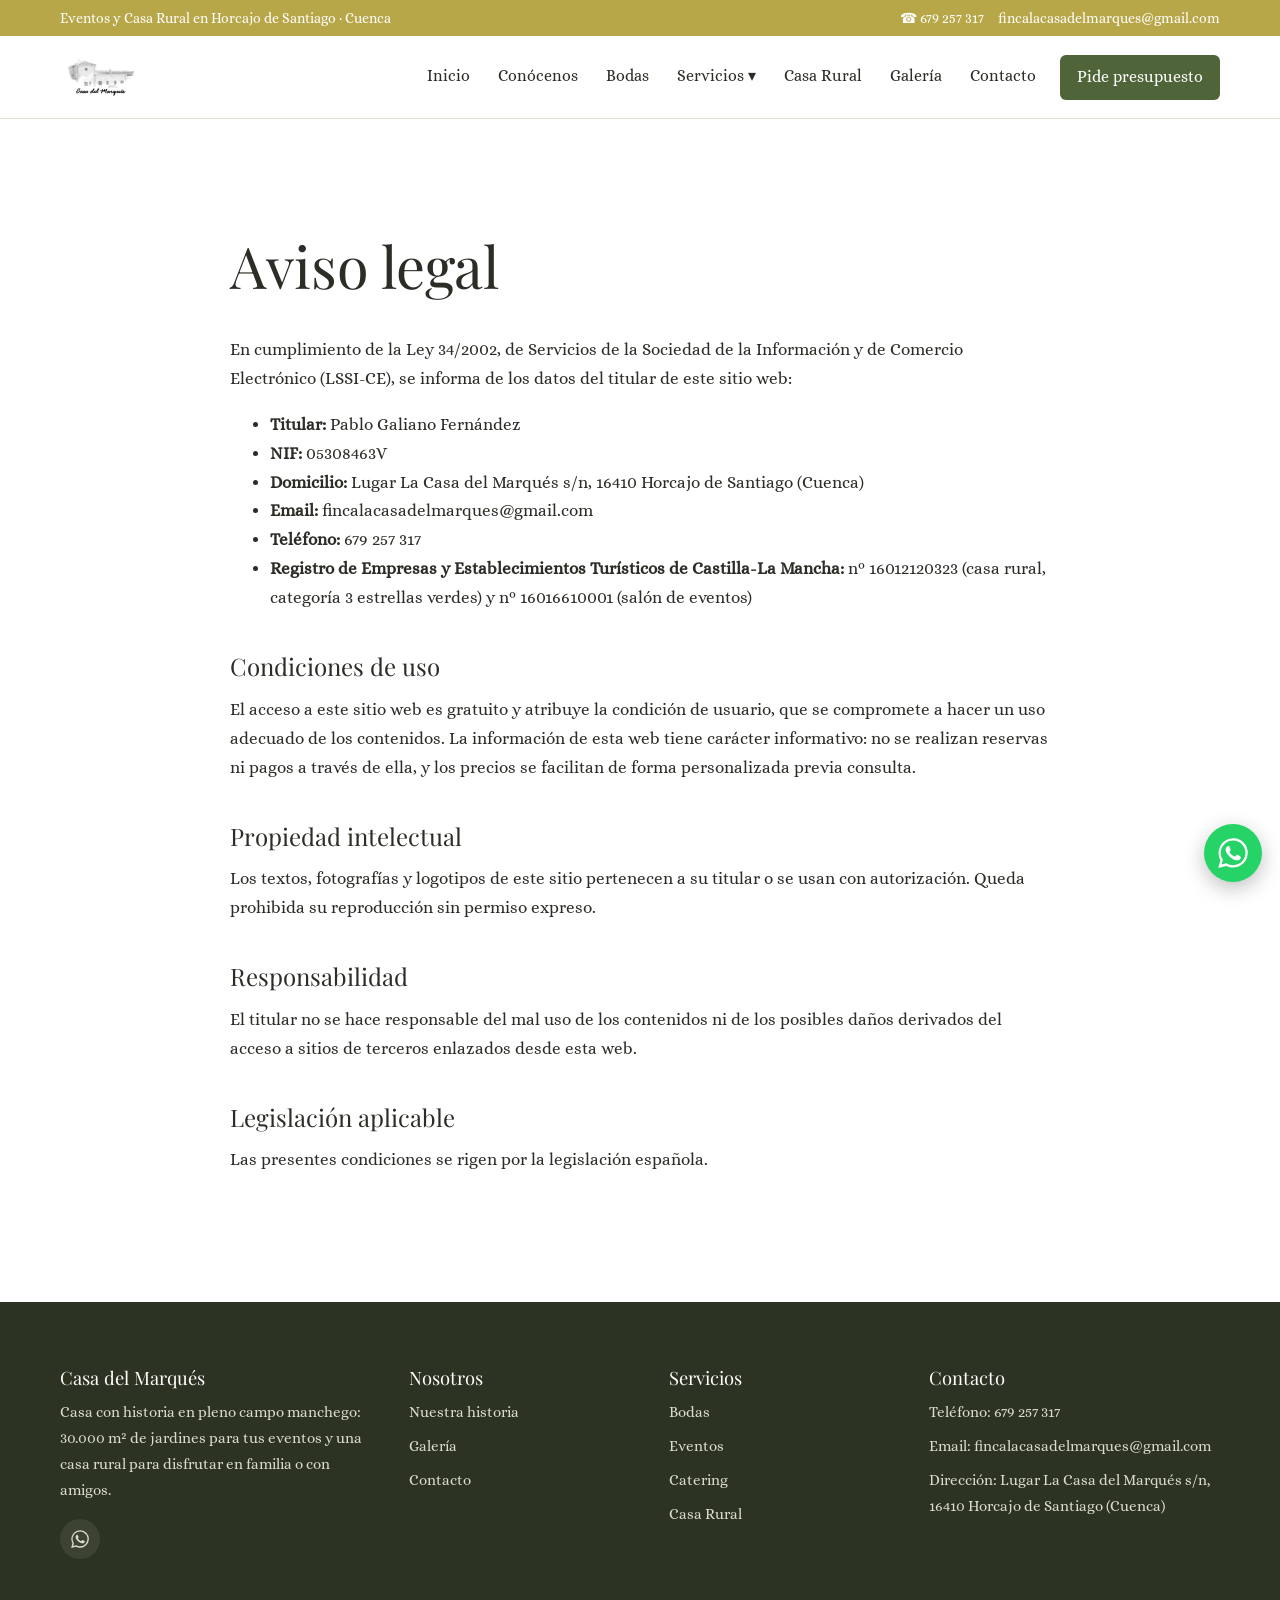
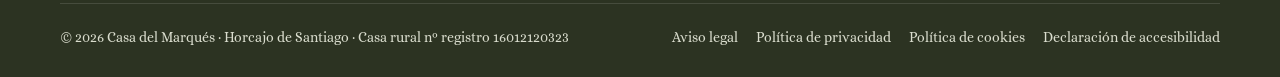
<file: web-casa-del-marques-FINAL/aviso-legal/index.html>
<!doctype html>
<html lang="es">
<head>
<meta charset="utf-8">
<meta name="viewport" content="width=device-width, initial-scale=1">
<title>Aviso legal | Casa del Marqués</title>
<meta name="description" content="Aviso legal del sitio web de la Casa del Marqués.">
<link rel="canonical" href="https://lacasadelmarques.es/aviso-legal/">
<meta property="og:type" content="website">
<meta property="og:site_name" content="Casa del Marqués">
<meta property="og:title" content="Aviso legal | Casa del Marqués">
<meta property="og:description" content="Aviso legal del sitio web de la Casa del Marqués.">
<meta property="og:url" content="https://lacasadelmarques.es/aviso-legal/">
<meta property="og:image" content="https://lacasadelmarques.es/img/portada.jpg">
<meta property="og:locale" content="es_ES">
<meta name="theme-color" content="#4f6439">
<meta name="geo.region" content="ES-CU">
<meta name="geo.placename" content="Horcajo de Santiago">
<link rel="icon" href="../img/favicon.svg" type="image/svg+xml">
<link rel="preconnect" href="https://fonts.googleapis.com">
<link rel="preconnect" href="https://fonts.gstatic.com" crossorigin>
<link href="https://fonts.googleapis.com/css2?family=Alice&family=Playfair+Display:ital,wght@0,400;0,600;1,400&display=swap" rel="stylesheet">
<link rel="stylesheet" href="../css/estilos.css">

</head>
<body data-raiz="../">

<a class="trampa" href="#contenido">Saltar al contenido</a>
<div class="barra-top">
  <div class="contenedor">
    <span class="solo-escritorio">Eventos y Casa Rural en Horcajo de Santiago · Cuenca</span>
    <span class="redes">
      <a href="tel:+34679257317">☎ 679 257 317</a>
      <a href="mailto:fincalacasadelmarques@gmail.com" class="solo-escritorio">fincalacasadelmarques@gmail.com</a>
    </span>
  </div>
</div>
<header class="cabecera">
  <div class="contenedor">
    <a class="logo" href="../" aria-label="Casa del Marqués — inicio">
      <img src="../img/logo.png" alt="Casa del Marqués" width="120" height="62">
      <span class="logo-texto">Casa del Marqués<small>Horcajo de Santiago</small></span>
    </a>
    <button class="boton-menu" aria-label="Abrir menú" aria-expanded="false" aria-controls="nav"><span></span><span></span><span></span></button>
    <nav class="nav" id="nav" aria-label="Menú principal">
      <ul class="menu">
        <li><a href="../">Inicio</a></li>
        <li><a href="../conocenos/">Conócenos</a></li>
        <li><a href="../bodas/">Bodas</a></li>
        <li class="submenu"><a href="../eventos/">Servicios ▾</a>
          <ul>
            <li><a href="../eventos/">Eventos</a></li>
            <li><a href="../catering/">Catering</a></li>
          </ul>
        </li>
        <li><a href="../casa-rural/">Casa Rural</a></li>
        <li><a href="../galeria/">Galería</a></li>
        <li><a href="../contacto/">Contacto</a></li>
        <li><a class="btn" href="../contacto/">Pide presupuesto</a></li>
      </ul>
    </nav>
  </div>
</header>
<main id="contenido">
<section class="seccion"><div class="contenedor texto-legal"><h1>Aviso legal</h1>
<p>En cumplimiento de la Ley 34/2002, de Servicios de la Sociedad de la Información y de Comercio Electrónico (LSSI-CE), se informa de los datos del titular de este sitio web:</p>
<ul>
<li><strong>Titular:</strong> Pablo Galiano Fernández</li>
<li><strong>NIF:</strong> 05308463V</li>
<li><strong>Domicilio:</strong> Lugar La Casa del Marqués s/n, 16410 Horcajo de Santiago (Cuenca)</li>
<li><strong>Email:</strong> fincalacasadelmarques@gmail.com</li>
<li><strong>Teléfono:</strong> 679 257 317</li>
<li><strong>Registro de Empresas y Establecimientos Turísticos de Castilla-La Mancha:</strong> nº 16012120323 (casa rural, categoría 3 estrellas verdes) y nº 16016610001 (salón de eventos)</li>
</ul>
<h2>Condiciones de uso</h2>
<p>El acceso a este sitio web es gratuito y atribuye la condición de usuario, que se compromete a hacer un uso adecuado de los contenidos. La información de esta web tiene carácter informativo: no se realizan reservas ni pagos a través de ella, y los precios se facilitan de forma personalizada previa consulta.</p>
<h2>Propiedad intelectual</h2>
<p>Los textos, fotografías y logotipos de este sitio pertenecen a su titular o se usan con autorización. Queda prohibida su reproducción sin permiso expreso.</p>
<h2>Responsabilidad</h2>
<p>El titular no se hace responsable del mal uso de los contenidos ni de los posibles daños derivados del acceso a sitios de terceros enlazados desde esta web.</p>
<h2>Legislación aplicable</h2>
<p>Las presentes condiciones se rigen por la legislación española.</p></div></section>
</main>

<footer class="pie-web">
  <div class="contenedor">
    <div class="pie-columnas">
      <div>
        <h4>Casa del Marqués</h4>
        <p>Casa con historia en pleno campo manchego: 30.000 m² de jardines para tus eventos y una casa rural para disfrutar en familia o con amigos.</p>
        <div class="redes">
          <a href="https://wa.me/34679257317" target="_blank" rel="noopener" aria-label="WhatsApp"><svg viewBox="0 0 24 24" aria-hidden="true"><path d="M17.5 14.4c-.3-.1-1.8-.9-2-1s-.5-.1-.7.1-.8 1-.9 1.2-.3.2-.6.1a8 8 0 0 1-2.4-1.5 9 9 0 0 1-1.6-2c-.2-.3 0-.5.1-.6l.4-.5.3-.5v-.5l-.9-2.2c-.2-.6-.5-.5-.7-.5h-.6a1.1 1.1 0 0 0-.8.4 3.4 3.4 0 0 0-1 2.5 5.9 5.9 0 0 0 1.2 3.1 13.4 13.4 0 0 0 5.2 4.6c.7.3 1.3.5 1.7.6a4.2 4.2 0 0 0 1.9.1 3.1 3.1 0 0 0 2-1.4 2.5 2.5 0 0 0 .2-1.4c-.1-.1-.3-.2-.6-.3zM12 21.8a9.9 9.9 0 0 1-5-1.4l-.4-.2-3.7 1 1-3.6-.2-.4A9.9 9.9 0 1 1 12 21.8zm8.4-18.3A11.8 11.8 0 0 0 1.9 17.7L.2 24l6.4-1.7A11.8 11.8 0 0 0 23.8 12a11.7 11.7 0 0 0-3.4-8.5z"/></svg></a>
        </div>
      </div>
      <div>
        <h4>Nosotros</h4>
        <ul>
          <li><a href="../conocenos/">Nuestra historia</a></li>
          <li><a href="../galeria/">Galería</a></li>
          <li><a href="../contacto/">Contacto</a></li>
        </ul>
      </div>
      <div>
        <h4>Servicios</h4>
        <ul>
          <li><a href="../bodas/">Bodas</a></li>
          <li><a href="../eventos/">Eventos</a></li>
          <li><a href="../catering/">Catering</a></li>
          <li><a href="../casa-rural/">Casa Rural</a></li>
        </ul>
      </div>
      <div>
        <h4>Contacto</h4>
        <ul>
          <li>Teléfono: <a href="tel:+34679257317">679 257 317</a></li>
          <li>Email: <a href="mailto:fincalacasadelmarques@gmail.com">fincalacasadelmarques@gmail.com</a></li>
          <li>Dirección: <a href="https://www.google.com/maps/search/?api=1&query=Casa+del+Marqu%C3%A9s+Horcajo+de+Santiago+Cuenca" target="_blank" rel="noopener">Lugar La Casa del Marqués s/n, 16410 Horcajo de Santiago (Cuenca)</a></li>
        </ul>
      </div>
    </div>
    <div class="pie-legal">
      <span>© <span id="anio">2026</span> Casa del Marqués · Horcajo de Santiago · Casa rural nº registro 16012120323</span>
      <nav aria-label="Legal">
        <a href="../aviso-legal/">Aviso legal</a>
        <a href="../privacidad/">Política de privacidad</a>
        <a href="../cookies/">Política de cookies</a>
        <a href="../accesibilidad/">Declaración de accesibilidad</a>
      </nav>
    </div>
  </div>
</footer>
<a class="whatsapp-flotante" href="https://wa.me/34679257317?text=Hola%2C%20quer%C3%ADa%20informaci%C3%B3n%20sobre%20la%20Casa%20del%20Marqu%C3%A9s" target="_blank" rel="noopener" aria-label="Escríbenos por WhatsApp"><svg viewBox="0 0 24 24" aria-hidden="true"><path d="M17.5 14.4c-.3-.1-1.8-.9-2-1s-.5-.1-.7.1-.8 1-.9 1.2-.3.2-.6.1a8 8 0 0 1-2.4-1.5 9 9 0 0 1-1.6-2c-.2-.3 0-.5.1-.6l.4-.5.3-.5v-.5l-.9-2.2c-.2-.6-.5-.5-.7-.5h-.6a1.1 1.1 0 0 0-.8.4 3.4 3.4 0 0 0-1 2.5 5.9 5.9 0 0 0 1.2 3.1 13.4 13.4 0 0 0 5.2 4.6c.7.3 1.3.5 1.7.6a4.2 4.2 0 0 0 1.9.1 3.1 3.1 0 0 0 2-1.4 2.5 2.5 0 0 0 .2-1.4c-.1-.1-.3-.2-.6-.3zM12 21.8a9.9 9.9 0 0 1-5-1.4l-.4-.2-3.7 1 1-3.6-.2-.4A9.9 9.9 0 1 1 12 21.8zm8.4-18.3A11.8 11.8 0 0 0 1.9 17.7L.2 24l6.4-1.7A11.8 11.8 0 0 0 23.8 12a11.7 11.7 0 0 0-3.4-8.5z"/></svg></a>

<script src="../js/main.js"></script>
</body>
</html>
</file>
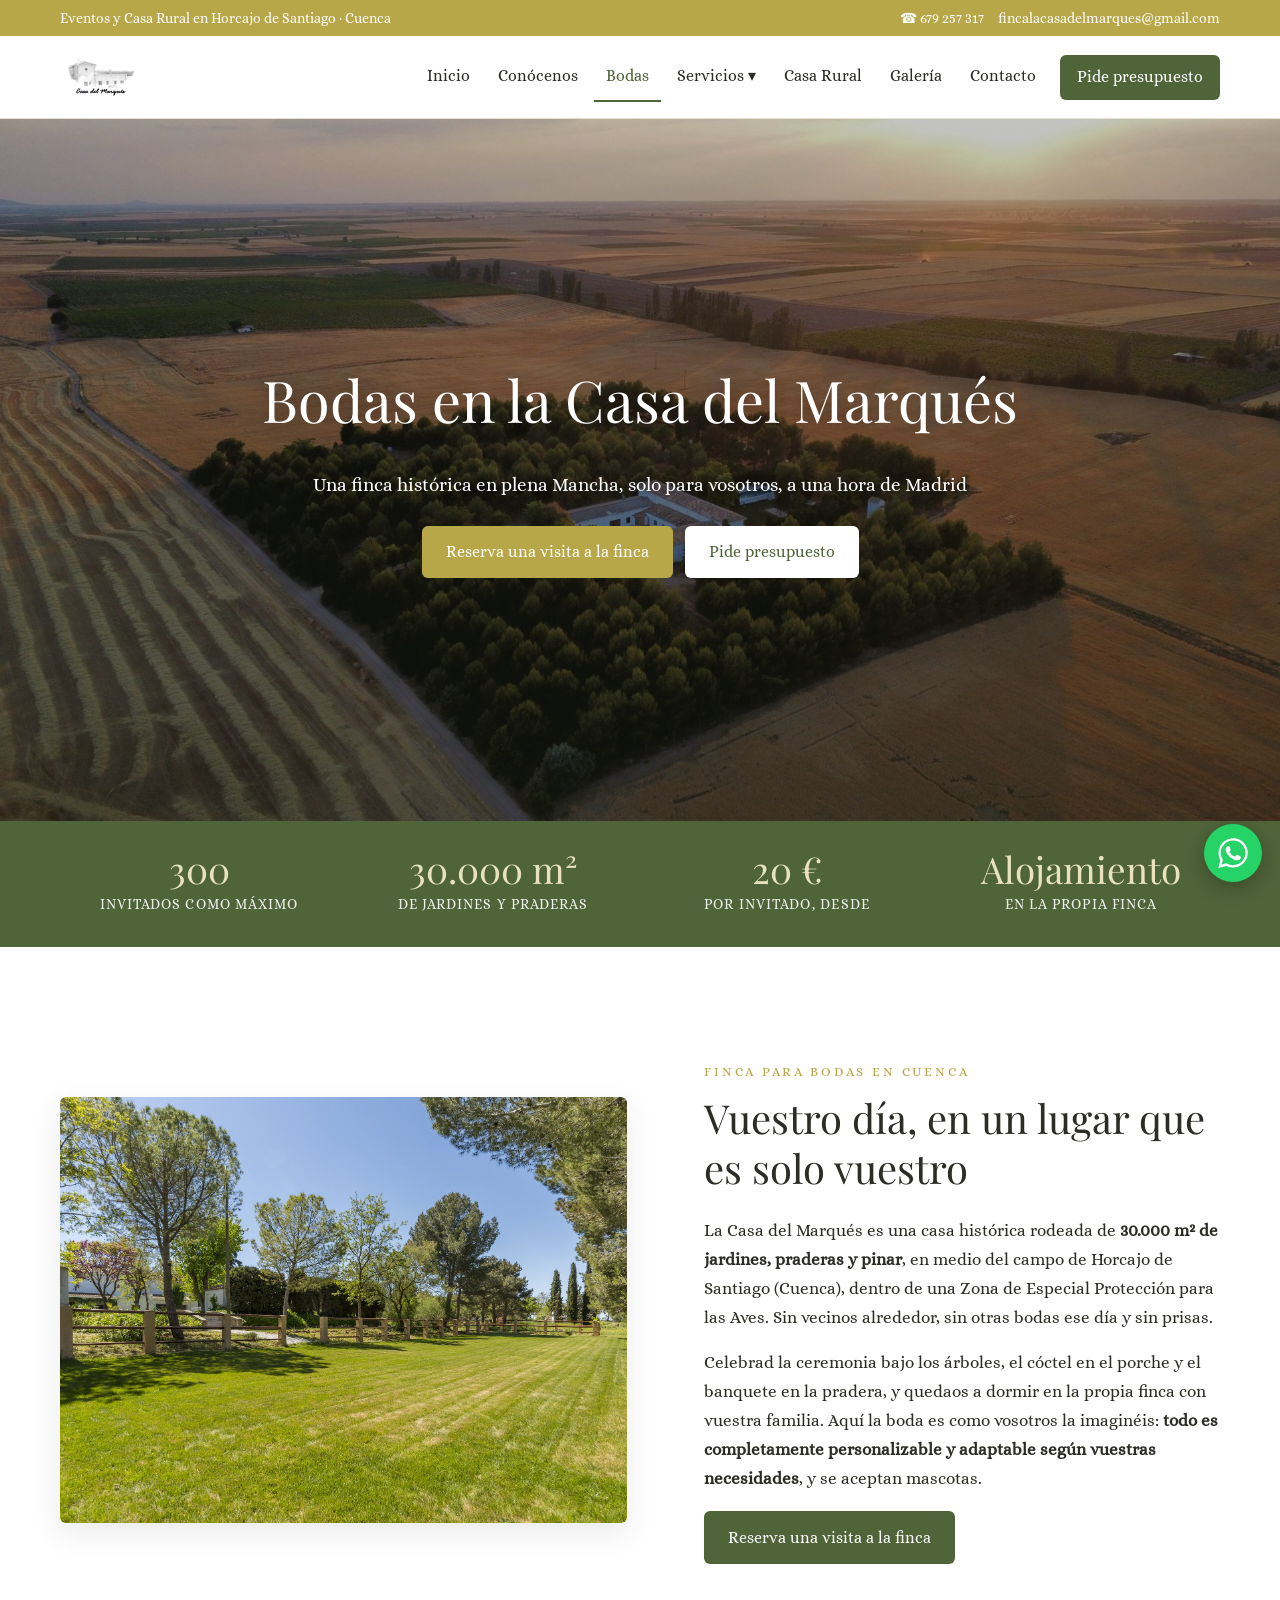
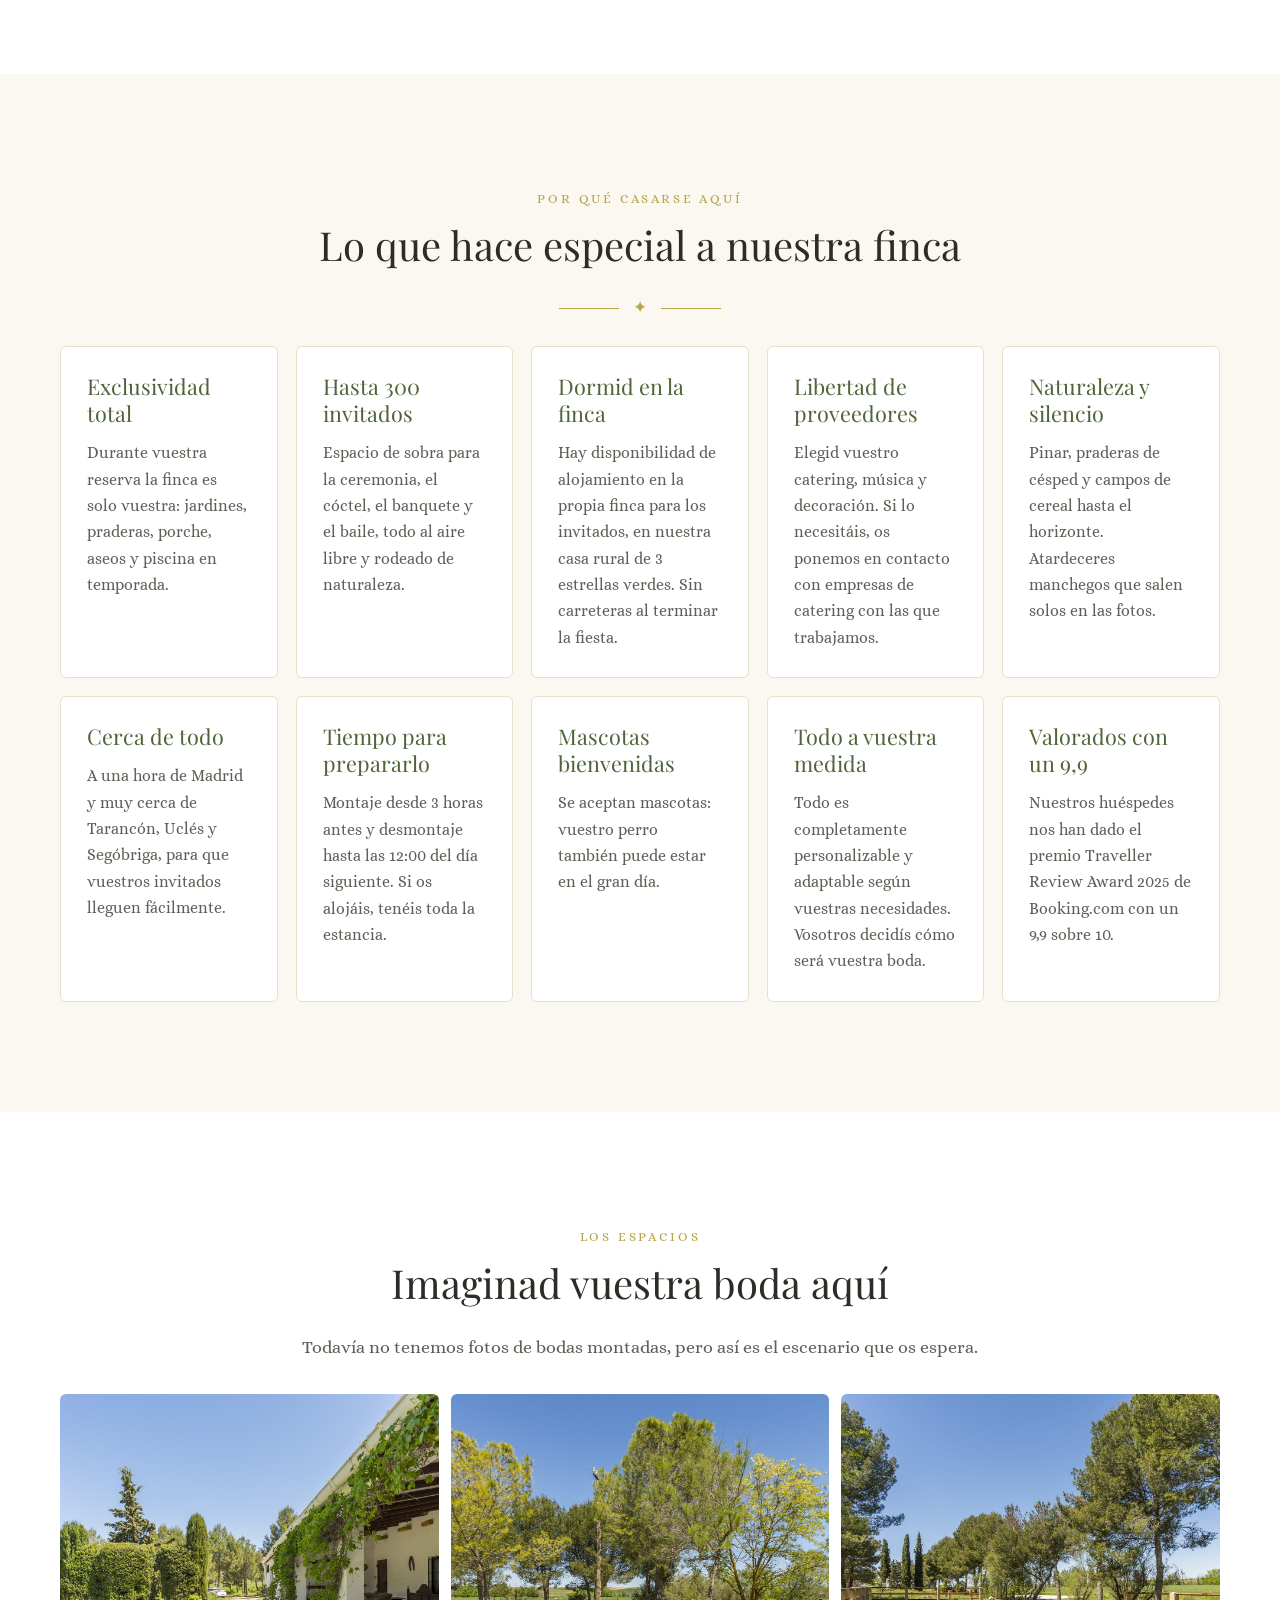
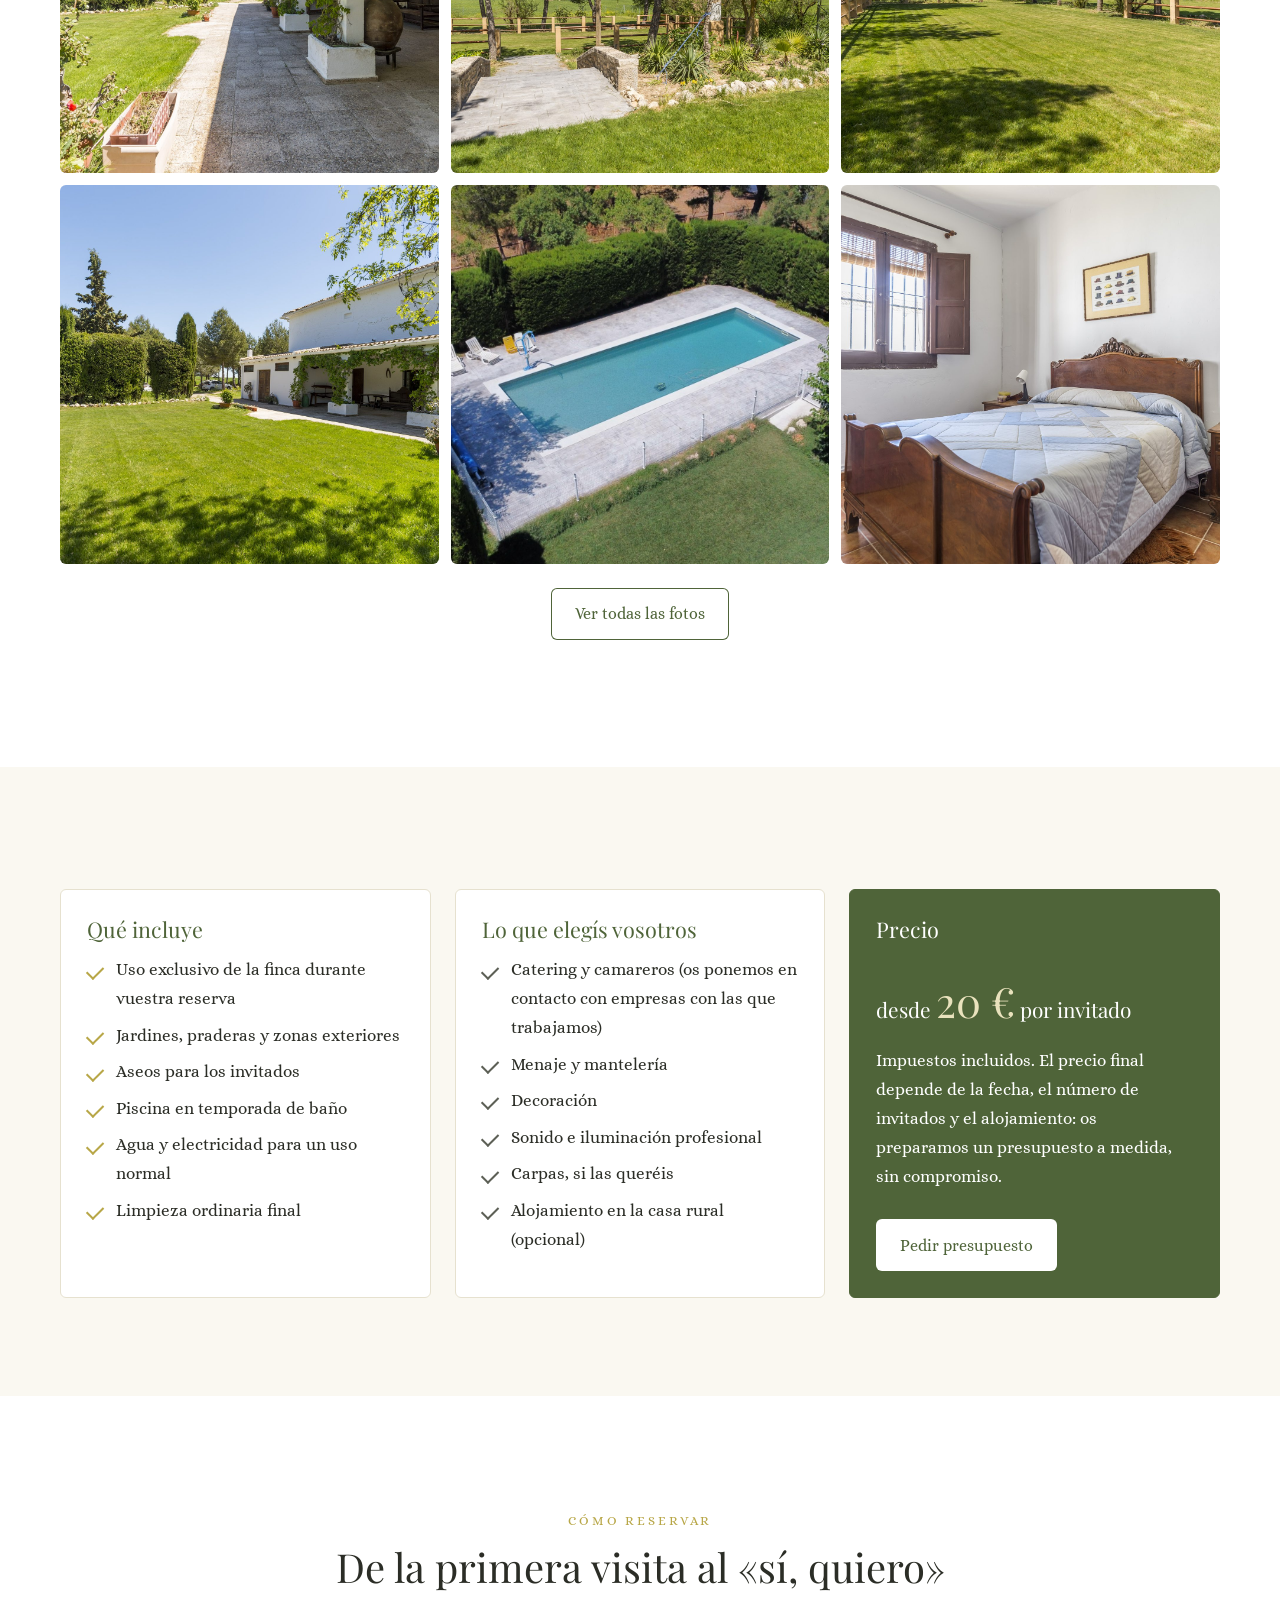
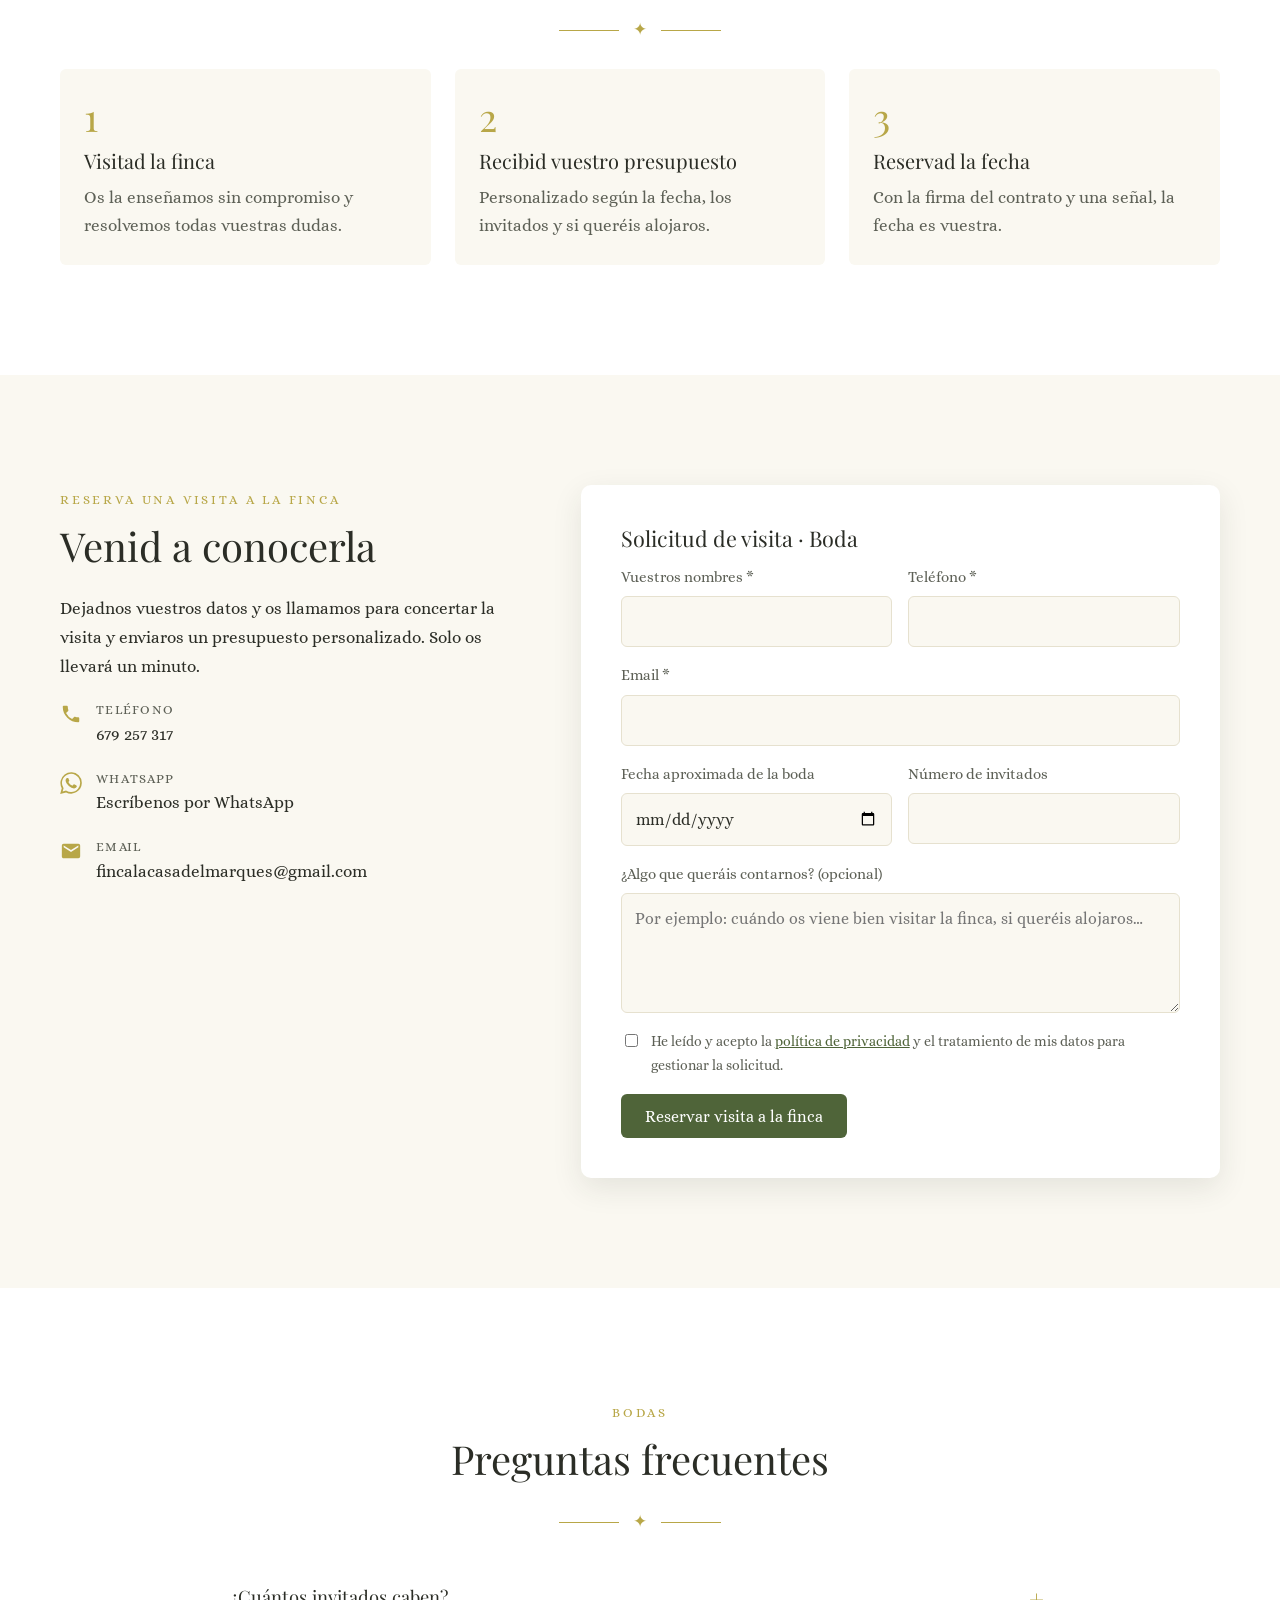
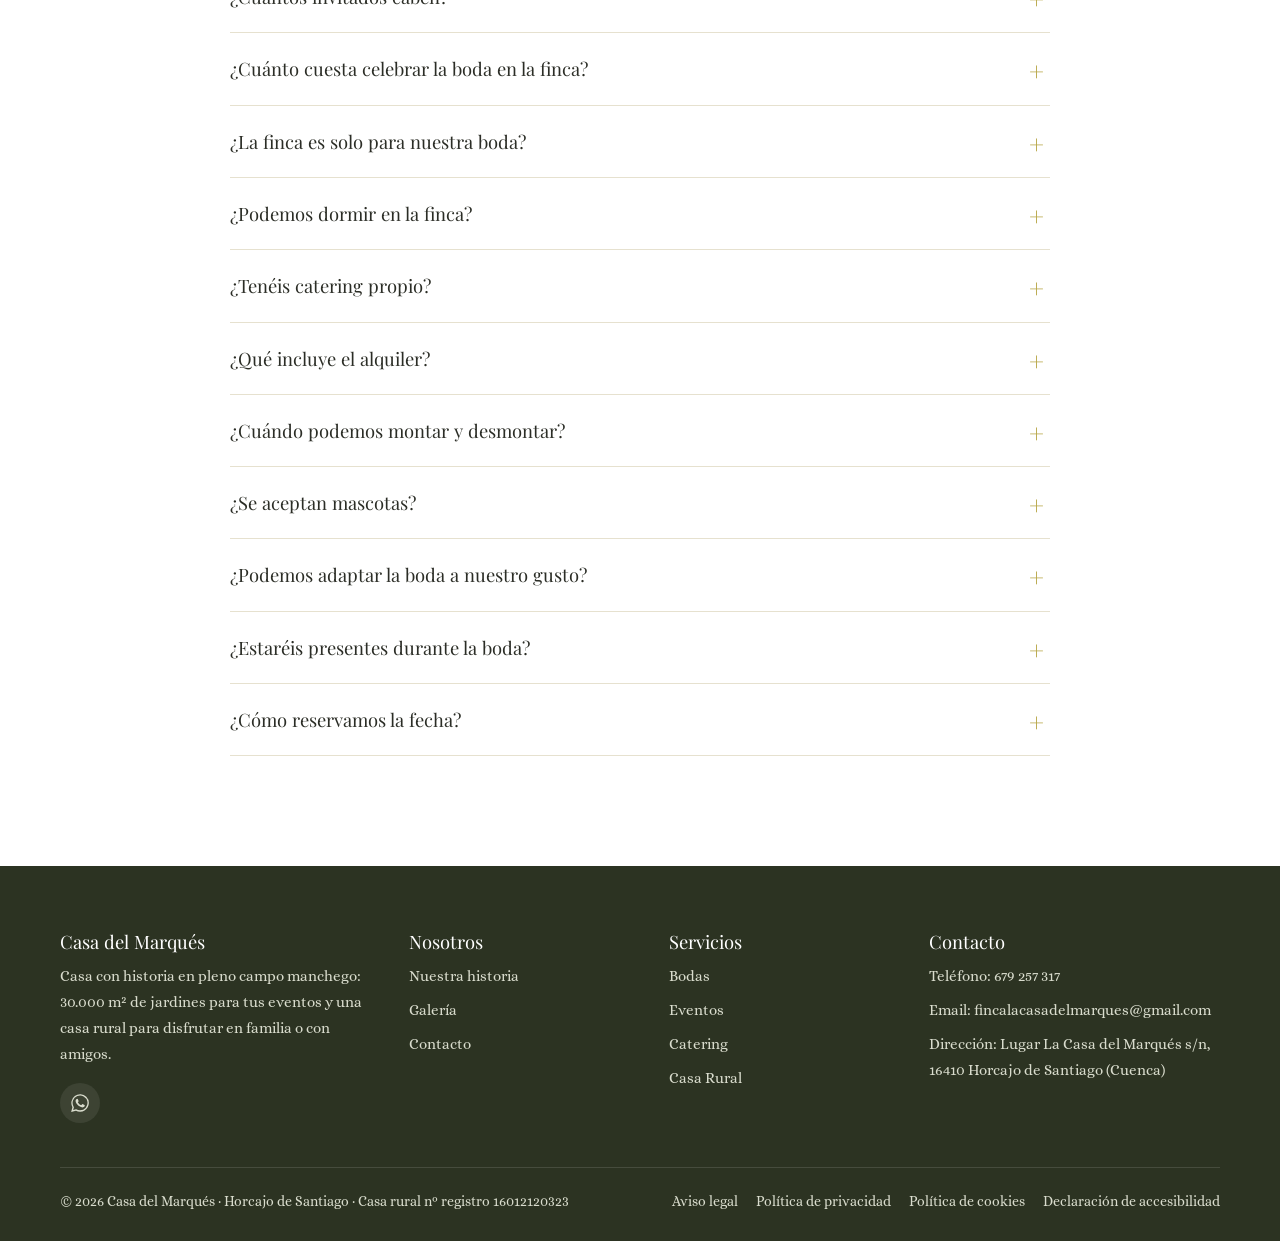
<file: web-casa-del-marques-FINAL/bodas/index.html>
<!doctype html>
<html lang="es">
<head>
<meta charset="utf-8">
<meta name="viewport" content="width=device-width, initial-scale=1">
<title>Finca para bodas en Cuenca hasta 300 invitados | Casa del Marqués</title>
<meta name="description" content="Celebra tu boda en una finca histórica de Horcajo de Santiago (Cuenca), a una hora de Madrid: hasta 300 invitados, 30.000 m² de jardines, alojamiento en la propia finca y precio desde 20 € por invitado. Reserva una visita.">
<link rel="canonical" href="https://lacasadelmarques.es/bodas/">
<meta property="og:type" content="website">
<meta property="og:site_name" content="Casa del Marqués">
<meta property="og:title" content="Finca para bodas en Cuenca hasta 300 invitados | Casa del Marqués">
<meta property="og:description" content="Celebra tu boda en una finca histórica de Horcajo de Santiago (Cuenca), a una hora de Madrid: hasta 300 invitados, 30.000 m² de jardines, alojamiento en la propia finca y precio desde 20 € por invitado. Reserva una visita.">
<meta property="og:url" content="https://lacasadelmarques.es/bodas/">
<meta property="og:image" content="https://lacasadelmarques.es/img/portada.jpg">
<meta property="og:locale" content="es_ES">
<meta name="theme-color" content="#4f6439">
<meta name="geo.region" content="ES-CU">
<meta name="geo.placename" content="Horcajo de Santiago">
<link rel="icon" href="../img/favicon.svg" type="image/svg+xml">
<link rel="preconnect" href="https://fonts.googleapis.com">
<link rel="preconnect" href="https://fonts.gstatic.com" crossorigin>
<link href="https://fonts.googleapis.com/css2?family=Alice&family=Playfair+Display:ital,wght@0,400;0,600;1,400&display=swap" rel="stylesheet">
<link rel="stylesheet" href="../css/estilos.css">
<script type="application/ld+json">{"@context": "https://schema.org", "@type": "EventVenue", "name": "Casa del Marqués · Finca para bodas", "description": "Finca para bodas en Horcajo de Santiago (Cuenca) para hasta 300 invitados, con 30.000 m² de jardines y alojamiento en la propia finca.", "url": "https://lacasadelmarques.es/bodas/", "telephone": "+34679257317", "email": "fincalacasadelmarques@gmail.com", "image": "https://lacasadelmarques.es/img/galeria/vista-aerea-finca-atardecer.jpg", "maximumAttendeeCapacity": 300, "address": {"@type": "PostalAddress", "addressLocality": "Horcajo de Santiago", "postalCode": "16410", "addressRegion": "Cuenca", "addressCountry": "ES"}}</script><script type="application/ld+json">{"@context": "https://schema.org", "@type": "FAQPage", "mainEntity": [{"@type": "Question", "name": "¿Cuántos invitados caben?", "acceptedAnswer": {"@type": "Answer", "text": "Hasta 300 invitados, con espacio de sobra en nuestros 30.000 m² de jardines y praderas."}}, {"@type": "Question", "name": "¿Cuánto cuesta celebrar la boda en la finca?", "acceptedAnswer": {"@type": "Answer", "text": "El alquiler de la finca para tu boda empieza en 20 € por invitado, impuestos incluidos. El precio final depende de la fecha, el número de invitados y si queréis alojaros en la casa, así que siempre te damos un presupuesto personalizado."}}, {"@type": "Question", "name": "¿La finca es solo para nuestra boda?", "acceptedAnswer": {"@type": "Answer", "text": "Sí. Durante el periodo contratado tenéis el uso exclusivo de la finca: jardines, zonas exteriores, aseos y piscina en temporada de baño."}}, {"@type": "Question", "name": "¿Podemos dormir en la finca?", "acceptedAnswer": {"@type": "Answer", "text": "Sí. Hay disponibilidad de alojamiento en la propia finca para los invitados, en nuestra casa rural de 3 estrellas verdes. Ideal para los novios y la familia."}}, {"@type": "Question", "name": "¿Tenéis catering propio?", "acceptedAnswer": {"@type": "Answer", "text": "No. Podéis elegir libremente vuestro catering y el resto de proveedores. Si lo necesitáis, os ponemos en contacto con empresas de catering con las que trabajamos."}}, {"@type": "Question", "name": "¿Qué incluye el alquiler?", "acceptedAnswer": {"@type": "Answer", "text": "El uso exclusivo de la finca, los jardines, los aseos, la piscina en temporada de baño, el agua y la electricidad para un uso normal y la limpieza ordinaria final. No incluye menaje, mantelería, catering, camareros, decoración, sonido e iluminación profesional ni carpas."}}, {"@type": "Question", "name": "¿Cuándo podemos montar y desmontar?", "acceptedAnswer": {"@type": "Answer", "text": "El montaje puede empezar 3 horas antes del inicio de la boda, y el desmontaje debe terminar antes de las 12:00 del día siguiente, salvo que acordemos otra cosa. Si os alojáis en la finca, tenéis todo el periodo de la reserva."}}, {"@type": "Question", "name": "¿Se aceptan mascotas?", "acceptedAnswer": {"@type": "Answer", "text": "Sí, se aceptan mascotas. Solo os pedimos que nos aviséis antes de cuántas vendrán."}}, {"@type": "Question", "name": "¿Podemos adaptar la boda a nuestro gusto?", "acceptedAnswer": {"@type": "Answer", "text": "Por supuesto. Todo es completamente personalizable y adaptable según vuestras necesidades: horarios, espacios, proveedores y alojamiento. Contadnos cómo imagináis vuestro día y lo vemos juntos."}}, {"@type": "Question", "name": "¿Estaréis presentes durante la boda?", "acceptedAnswer": {"@type": "Answer", "text": "Por defecto la finca es solo vuestra. Si lo preferís, podéis contratar nuestra asistencia técnica presencial durante el evento para ocuparnos de la luz, el agua, los accesos y la coordinación con los proveedores."}}, {"@type": "Question", "name": "¿Cómo reservamos la fecha?", "acceptedAnswer": {"@type": "Answer", "text": "Primero os enseñamos la finca en una visita sin compromiso. Después os enviamos el presupuesto y, si os encaja, la fecha queda reservada al firmar el contrato y abonar la señal."}}]}</script>
</head>
<body data-raiz="../">

<a class="trampa" href="#contenido">Saltar al contenido</a>
<div class="barra-top">
  <div class="contenedor">
    <span class="solo-escritorio">Eventos y Casa Rural en Horcajo de Santiago · Cuenca</span>
    <span class="redes">
      <a href="tel:+34679257317">☎ 679 257 317</a>
      <a href="mailto:fincalacasadelmarques@gmail.com" class="solo-escritorio">fincalacasadelmarques@gmail.com</a>
    </span>
  </div>
</div>
<header class="cabecera">
  <div class="contenedor">
    <a class="logo" href="../" aria-label="Casa del Marqués — inicio">
      <img src="../img/logo.png" alt="Casa del Marqués" width="120" height="62">
      <span class="logo-texto">Casa del Marqués<small>Horcajo de Santiago</small></span>
    </a>
    <button class="boton-menu" aria-label="Abrir menú" aria-expanded="false" aria-controls="nav"><span></span><span></span><span></span></button>
    <nav class="nav" id="nav" aria-label="Menú principal">
      <ul class="menu">
        <li><a href="../">Inicio</a></li>
        <li><a href="../conocenos/">Conócenos</a></li>
        <li><a href="../bodas/" aria-current="page">Bodas</a></li>
        <li class="submenu"><a href="../eventos/">Servicios ▾</a>
          <ul>
            <li><a href="../eventos/">Eventos</a></li>
            <li><a href="../catering/">Catering</a></li>
          </ul>
        </li>
        <li><a href="../casa-rural/">Casa Rural</a></li>
        <li><a href="../galeria/">Galería</a></li>
        <li><a href="../contacto/">Contacto</a></li>
        <li><a class="btn" href="../contacto/">Pide presupuesto</a></li>
      </ul>
    </nav>
  </div>
</header>
<main id="contenido">


<section class="hero">
  <div class="foto-fondo"><img src="../img/galeria/vista-aerea-finca-atardecer.jpg" alt="" fetchpriority="high"></div>
  <div class="contenido">
    <h1>Bodas en la Casa del Marqués</h1>
    <p>Una finca histórica en plena Mancha, solo para vosotros, a una hora de Madrid</p>
    <div class="botones"><a class="btn btn--dorado" href="#visita">Reserva una visita a la finca</a><a class="btn btn--blanco" href="#visita">Pide presupuesto</a></div>
  </div>
</section>

<section class="cifras-boda">
  <div class="contenedor">
    <div><b>300</b><span>invitados como máximo</span></div>
    <div><b>30.000 m²</b><span>de jardines y praderas</span></div>
    <div><b>20 €</b><span>por invitado, desde</span></div>
    <div><b>Alojamiento</b><span>en la propia finca</span></div>
  </div>
</section>

<section class="seccion">
  <div class="contenedor bloque aparece">
    <div class="foto " data-nombre="Gran pradera de césped para bodas en la Casa del Marqués"><img src="../img/galeria/pradera-cesped-eventos.jpg" alt="Gran pradera de césped para bodas en la Casa del Marqués" loading="lazy"></div>
    <div>
      <span class="antetitulo">Finca para bodas en Cuenca</span>
      <h2>Vuestro día, en un lugar que es solo vuestro</h2>
      <p>La Casa del Marqués es una casa histórica rodeada de <strong>30.000 m² de jardines, praderas y pinar</strong>, en medio del campo de Horcajo de Santiago (Cuenca), dentro de una Zona de Especial Protección para las Aves. Sin vecinos alrededor, sin otras bodas ese día y sin prisas.</p>
      <p>Celebrad la ceremonia bajo los árboles, el cóctel en el porche y el banquete en la pradera, y quedaos a dormir en la propia finca con vuestra familia. Aquí la boda es como vosotros la imaginéis: <strong>todo es completamente personalizable y adaptable según vuestras necesidades</strong>, y se aceptan mascotas.</p>
      <div class="botones"><a class="btn" href="#visita">Reserva una visita a la finca</a></div>
    </div>
  </div>
</section>

<section class="seccion seccion--crema">
  <div class="contenedor">
    <div class="centro aparece">
      <span class="antetitulo">Por qué casarse aquí</span>
      <h2>Lo que hace especial a nuestra finca</h2>
      <div class="adorno">✦</div>
    </div>
    <div class="virtudes aparece">
      <div class="caja"><h3>Exclusividad total</h3><p>Durante vuestra reserva la finca es solo vuestra: jardines, praderas, porche, aseos y piscina en temporada.</p></div>
      <div class="caja"><h3>Hasta 300 invitados</h3><p>Espacio de sobra para la ceremonia, el cóctel, el banquete y el baile, todo al aire libre y rodeado de naturaleza.</p></div>
      <div class="caja"><h3>Dormid en la finca</h3><p>Hay disponibilidad de alojamiento en la propia finca para los invitados, en nuestra casa rural de 3 estrellas verdes. Sin carreteras al terminar la fiesta.</p></div>
      <div class="caja"><h3>Libertad de proveedores</h3><p>Elegid vuestro catering, música y decoración. Si lo necesitáis, os ponemos en contacto con empresas de catering con las que trabajamos.</p></div>
      <div class="caja"><h3>Naturaleza y silencio</h3><p>Pinar, praderas de césped y campos de cereal hasta el horizonte. Atardeceres manchegos que salen solos en las fotos.</p></div>
      <div class="caja"><h3>Cerca de todo</h3><p>A una hora de Madrid y muy cerca de Tarancón, Uclés y Segóbriga, para que vuestros invitados lleguen fácilmente.</p></div>
      <div class="caja"><h3>Tiempo para prepararlo</h3><p>Montaje desde 3 horas antes y desmontaje hasta las 12:00 del día siguiente. Si os alojáis, tenéis toda la estancia.</p></div>
      <div class="caja"><h3>Mascotas bienvenidas</h3><p>Se aceptan mascotas: vuestro perro también puede estar en el gran día.</p></div>
      <div class="caja"><h3>Todo a vuestra medida</h3><p>Todo es completamente personalizable y adaptable según vuestras necesidades. Vosotros decidís cómo será vuestra boda.</p></div>
      <div class="caja"><h3>Valorados con un 9,9</h3><p>Nuestros huéspedes nos han dado el premio Traveller Review Award 2025 de Booking.com con un 9,9 sobre 10.</p></div>
    </div>
  </div>
</section>

<section class="seccion">
  <div class="contenedor">
    <div class="centro aparece">
      <span class="antetitulo">Los espacios</span>
      <h2>Imaginad vuestra boda aquí</h2>
      <p class="lead">Todavía no tenemos fotos de bodas montadas, pero así es el escenario que os espera.</p>
    </div>
    <div class="mini-galeria aparece" style="margin-top:32px">
      <div class="foto " data-nombre="Porche con parra para el cóctel de la boda"><img src="../img/galeria/porche-parra-casa-del-marques.jpg" alt="Porche con parra para el cóctel de la boda" loading="lazy"></div>
      <div class="foto " data-nombre="Jardín con puente de piedra para la ceremonia"><img src="../img/galeria/jardin-puente-piedra.jpg" alt="Jardín con puente de piedra para la ceremonia" loading="lazy"></div>
      <div class="foto " data-nombre="Pradera entre pinos para el banquete"><img src="../img/galeria/pradera-pinos.jpg" alt="Pradera entre pinos para el banquete" loading="lazy"></div>
      <div class="foto " data-nombre="Fachada de la casa y jardín"><img src="../img/galeria/fachada-jardin-casa-rural-cuenca.jpg" alt="Fachada de la casa y jardín" loading="lazy"></div>
      <div class="foto " data-nombre="Piscina de la finca vista desde el aire"><img src="../img/galeria/piscina-vista-aerea.jpg" alt="Piscina de la finca vista desde el aire" loading="lazy"></div>
      <div class="foto " data-nombre="Dormitorio para los novios en la casa rural"><img src="../img/galeria/dormitorio-matrimonio.jpg" alt="Dormitorio para los novios en la casa rural" loading="lazy"></div>
    </div>
    <p class="centro" style="margin-top:24px"><a class="btn btn--borde" href="../galeria/">Ver todas las fotos</a></p>
  </div>
</section>

<section class="seccion seccion--crema">
  <div class="contenedor columnas-incluye aparece">
    <div class="caja">
      <h3>Qué incluye</h3>
      <ul class="lista-check">
        <li>Uso exclusivo de la finca durante vuestra reserva</li>
        <li>Jardines, praderas y zonas exteriores</li>
        <li>Aseos para los invitados</li>
        <li>Piscina en temporada de baño</li>
        <li>Agua y electricidad para un uso normal</li>
        <li>Limpieza ordinaria final</li>
      </ul>
    </div>
    <div class="caja">
      <h3>Lo que elegís vosotros</h3>
      <ul class="lista-check lista-neutra">
        <li>Catering y camareros (os ponemos en contacto con empresas con las que trabajamos)</li>
        <li>Menaje y mantelería</li>
        <li>Decoración</li>
        <li>Sonido e iluminación profesional</li>
        <li>Carpas, si las queréis</li>
        <li>Alojamiento en la casa rural (opcional)</li>
      </ul>
    </div>
    <div class="caja caja--precio">
      <h3>Precio</h3>
      <p class="precio">desde <b>20 €</b> por invitado</p>
      <p>Impuestos incluidos. El precio final depende de la fecha, el número de invitados y el alojamiento: os preparamos un presupuesto a medida, sin compromiso.</p>
      <a class="btn" href="#visita">Pedir presupuesto</a>
    </div>
  </div>
</section>

<section class="seccion">
  <div class="contenedor">
    <div class="centro aparece">
      <span class="antetitulo">Cómo reservar</span>
      <h2>De la primera visita al «sí, quiero»</h2>
      <div class="adorno">✦</div>
    </div>
    <ol class="pasos aparece">
      <li><b>Visitad la finca</b><span>Os la enseñamos sin compromiso y resolvemos todas vuestras dudas.</span></li>
      <li><b>Recibid vuestro presupuesto</b><span>Personalizado según la fecha, los invitados y si queréis alojaros.</span></li>
      <li><b>Reservad la fecha</b><span>Con la firma del contrato y una señal, la fecha es vuestra.</span></li>
    </ol>
  </div>
</section>

<section class="seccion seccion--crema" id="visita">
  <div class="contenedor contacto-grid">
    <div class="aparece">
      <span class="antetitulo">Reserva una visita a la finca</span>
      <h2>Venid a conocerla</h2>
      <p>Dejadnos vuestros datos y os llamamos para concertar la visita y enviaros un presupuesto personalizado. Solo os llevará un minuto.</p>
      <ul class="datos-contacto">
        <li><svg viewBox="0 0 24 24" aria-hidden="true"><path d="M6.6 10.8a15.1 15.1 0 0 0 6.6 6.6l2.2-2.2c.3-.3.7-.4 1-.2 1.1.4 2.3.6 3.6.6.6 0 1 .4 1 1V20c0 .6-.4 1-1 1A17 17 0 0 1 3 4c0-.6.4-1 1-1h3.5c.6 0 1 .4 1 1 0 1.3.2 2.5.6 3.6.1.3 0 .7-.2 1z"/></svg><div><small>Teléfono</small><a href="tel:+34679257317">679 257 317</a></div></li>
        <li><svg viewBox="0 0 24 24" aria-hidden="true"><path d="M17.5 14.4c-.3-.1-1.8-.9-2-1s-.5-.1-.7.1-.8 1-.9 1.2-.3.2-.6.1a8 8 0 0 1-2.4-1.5 9 9 0 0 1-1.6-2c-.2-.3 0-.5.1-.6l.4-.5.3-.5v-.5l-.9-2.2c-.2-.6-.5-.5-.7-.5h-.6a1.1 1.1 0 0 0-.8.4 3.4 3.4 0 0 0-1 2.5 5.9 5.9 0 0 0 1.2 3.1 13.4 13.4 0 0 0 5.2 4.6c.7.3 1.3.5 1.7.6a4.2 4.2 0 0 0 1.9.1 3.1 3.1 0 0 0 2-1.4 2.5 2.5 0 0 0 .2-1.4c-.1-.1-.3-.2-.6-.3zM12 21.8a9.9 9.9 0 0 1-5-1.4l-.4-.2-3.7 1 1-3.6-.2-.4A9.9 9.9 0 1 1 12 21.8zm8.4-18.3A11.8 11.8 0 0 0 1.9 17.7L.2 24l6.4-1.7A11.8 11.8 0 0 0 23.8 12a11.7 11.7 0 0 0-3.4-8.5z"/></svg><div><small>WhatsApp</small><a href="https://wa.me/34679257317?text=Hola%2C%20nos%20gustar%C3%ADa%20visitar%20la%20finca%20para%20nuestra%20boda" target="_blank" rel="noopener">Escríbenos por WhatsApp</a></div></li>
        <li><svg viewBox="0 0 24 24" aria-hidden="true"><path d="M20 4H4a2 2 0 0 0-2 2v12c0 1.1.9 2 2 2h16a2 2 0 0 0 2-2V6a2 2 0 0 0-2-2zm0 4-8 5-8-5V6l8 5 8-5z"/></svg><div><small>Email</small><a href="mailto:fincalacasadelmarques@gmail.com">fincalacasadelmarques@gmail.com</a></div></li>
      </ul>
    </div>
    <form class="formulario aparece" id="form-boda" action="https://formsubmit.co/fincalacasadelmarques@gmail.com" method="POST">
      <h3>Solicitud de visita · Boda</h3>
      <input type="hidden" name="_subject" value="💍 Solicitud de visita para BODA — Casa del Marqués">
      <input type="hidden" name="_template" value="table">
      <input type="hidden" name="_captcha" value="false">
      <input type="hidden" name="_next" value="https://lacasadelmarques.es/gracias/">
      <input type="hidden" name="Tipo de consulta" value="Boda · visita a la finca">
      <input type="text" name="_honey" class="trampa" tabindex="-1" autocomplete="off" aria-hidden="true">
      <div class="campos">
        <div class="campo"><label for="b-nombre">Vuestros nombres *</label><input id="b-nombre" name="Nombre" required autocomplete="name"></div>
        <div class="campo"><label for="b-tel">Teléfono *</label><input id="b-tel" name="Teléfono" type="tel" required autocomplete="tel"></div>
        <div class="campo campo--ancho"><label for="b-email">Email *</label><input id="b-email" name="email" type="email" required autocomplete="email"></div>
        <div class="campo"><label for="b-fecha">Fecha aproximada de la boda</label><input id="b-fecha" name="Fecha de la boda" type="date"></div>
        <div class="campo"><label for="b-inv">Número de invitados</label><input id="b-inv" name="Invitados" type="number" min="1" max="300" inputmode="numeric"></div>
        <div class="campo campo--ancho"><label for="b-msg">¿Algo que queráis contarnos? (opcional)</label><textarea id="b-msg" name="Mensaje" placeholder="Por ejemplo: cuándo os viene bien visitar la finca, si queréis alojaros…"></textarea></div>
        <label class="check"><input type="checkbox" required> <span>He leído y acepto la <a href="../privacidad/">política de privacidad</a> y el tratamiento de mis datos para gestionar la solicitud.</span></label>
        <div class="botones campo--ancho"><button class="btn" type="submit">Reservar visita a la finca</button></div>
      </div>
    </form>
  </div>
</section>

<section class="seccion">
  <div class="contenedor">
    <div class="centro"><span class="antetitulo">Bodas</span><h2>Preguntas frecuentes</h2><div class="adorno">✦</div></div>
    <div class="faq"><details><summary>¿Cuántos invitados caben?</summary><p>Hasta 300 invitados, con espacio de sobra en nuestros 30.000 m² de jardines y praderas.</p></details>
<details><summary>¿Cuánto cuesta celebrar la boda en la finca?</summary><p>El alquiler de la finca para tu boda empieza en 20 € por invitado, impuestos incluidos. El precio final depende de la fecha, el número de invitados y si queréis alojaros en la casa, así que siempre te damos un presupuesto personalizado.</p></details>
<details><summary>¿La finca es solo para nuestra boda?</summary><p>Sí. Durante el periodo contratado tenéis el uso exclusivo de la finca: jardines, zonas exteriores, aseos y piscina en temporada de baño.</p></details>
<details><summary>¿Podemos dormir en la finca?</summary><p>Sí. Hay disponibilidad de alojamiento en la propia finca para los invitados, en nuestra casa rural de 3 estrellas verdes. Ideal para los novios y la familia.</p></details>
<details><summary>¿Tenéis catering propio?</summary><p>No. Podéis elegir libremente vuestro catering y el resto de proveedores. Si lo necesitáis, os ponemos en contacto con empresas de catering con las que trabajamos.</p></details>
<details><summary>¿Qué incluye el alquiler?</summary><p>El uso exclusivo de la finca, los jardines, los aseos, la piscina en temporada de baño, el agua y la electricidad para un uso normal y la limpieza ordinaria final. No incluye menaje, mantelería, catering, camareros, decoración, sonido e iluminación profesional ni carpas.</p></details>
<details><summary>¿Cuándo podemos montar y desmontar?</summary><p>El montaje puede empezar 3 horas antes del inicio de la boda, y el desmontaje debe terminar antes de las 12:00 del día siguiente, salvo que acordemos otra cosa. Si os alojáis en la finca, tenéis todo el periodo de la reserva.</p></details>
<details><summary>¿Se aceptan mascotas?</summary><p>Sí, se aceptan mascotas. Solo os pedimos que nos aviséis antes de cuántas vendrán.</p></details>
<details><summary>¿Podemos adaptar la boda a nuestro gusto?</summary><p>Por supuesto. Todo es completamente personalizable y adaptable según vuestras necesidades: horarios, espacios, proveedores y alojamiento. Contadnos cómo imagináis vuestro día y lo vemos juntos.</p></details>
<details><summary>¿Estaréis presentes durante la boda?</summary><p>Por defecto la finca es solo vuestra. Si lo preferís, podéis contratar nuestra asistencia técnica presencial durante el evento para ocuparnos de la luz, el agua, los accesos y la coordinación con los proveedores.</p></details>
<details><summary>¿Cómo reservamos la fecha?</summary><p>Primero os enseñamos la finca en una visita sin compromiso. Después os enviamos el presupuesto y, si os encaja, la fecha queda reservada al firmar el contrato y abonar la señal.</p></details></div>
  </div>
</section>

</main>

<footer class="pie-web">
  <div class="contenedor">
    <div class="pie-columnas">
      <div>
        <h4>Casa del Marqués</h4>
        <p>Casa con historia en pleno campo manchego: 30.000 m² de jardines para tus eventos y una casa rural para disfrutar en familia o con amigos.</p>
        <div class="redes">
          <a href="https://wa.me/34679257317" target="_blank" rel="noopener" aria-label="WhatsApp"><svg viewBox="0 0 24 24" aria-hidden="true"><path d="M17.5 14.4c-.3-.1-1.8-.9-2-1s-.5-.1-.7.1-.8 1-.9 1.2-.3.2-.6.1a8 8 0 0 1-2.4-1.5 9 9 0 0 1-1.6-2c-.2-.3 0-.5.1-.6l.4-.5.3-.5v-.5l-.9-2.2c-.2-.6-.5-.5-.7-.5h-.6a1.1 1.1 0 0 0-.8.4 3.4 3.4 0 0 0-1 2.5 5.9 5.9 0 0 0 1.2 3.1 13.4 13.4 0 0 0 5.2 4.6c.7.3 1.3.5 1.7.6a4.2 4.2 0 0 0 1.9.1 3.1 3.1 0 0 0 2-1.4 2.5 2.5 0 0 0 .2-1.4c-.1-.1-.3-.2-.6-.3zM12 21.8a9.9 9.9 0 0 1-5-1.4l-.4-.2-3.7 1 1-3.6-.2-.4A9.9 9.9 0 1 1 12 21.8zm8.4-18.3A11.8 11.8 0 0 0 1.9 17.7L.2 24l6.4-1.7A11.8 11.8 0 0 0 23.8 12a11.7 11.7 0 0 0-3.4-8.5z"/></svg></a>
        </div>
      </div>
      <div>
        <h4>Nosotros</h4>
        <ul>
          <li><a href="../conocenos/">Nuestra historia</a></li>
          <li><a href="../galeria/">Galería</a></li>
          <li><a href="../contacto/">Contacto</a></li>
        </ul>
      </div>
      <div>
        <h4>Servicios</h4>
        <ul>
          <li><a href="../bodas/">Bodas</a></li>
          <li><a href="../eventos/">Eventos</a></li>
          <li><a href="../catering/">Catering</a></li>
          <li><a href="../casa-rural/">Casa Rural</a></li>
        </ul>
      </div>
      <div>
        <h4>Contacto</h4>
        <ul>
          <li>Teléfono: <a href="tel:+34679257317">679 257 317</a></li>
          <li>Email: <a href="mailto:fincalacasadelmarques@gmail.com">fincalacasadelmarques@gmail.com</a></li>
          <li>Dirección: <a href="https://www.google.com/maps/search/?api=1&query=Casa+del+Marqu%C3%A9s+Horcajo+de+Santiago+Cuenca" target="_blank" rel="noopener">Lugar La Casa del Marqués s/n, 16410 Horcajo de Santiago (Cuenca)</a></li>
        </ul>
      </div>
    </div>
    <div class="pie-legal">
      <span>© <span id="anio">2026</span> Casa del Marqués · Horcajo de Santiago · Casa rural nº registro 16012120323</span>
      <nav aria-label="Legal">
        <a href="../aviso-legal/">Aviso legal</a>
        <a href="../privacidad/">Política de privacidad</a>
        <a href="../cookies/">Política de cookies</a>
        <a href="../accesibilidad/">Declaración de accesibilidad</a>
      </nav>
    </div>
  </div>
</footer>
<a class="whatsapp-flotante" href="https://wa.me/34679257317?text=Hola%2C%20quer%C3%ADa%20informaci%C3%B3n%20sobre%20la%20Casa%20del%20Marqu%C3%A9s" target="_blank" rel="noopener" aria-label="Escríbenos por WhatsApp"><svg viewBox="0 0 24 24" aria-hidden="true"><path d="M17.5 14.4c-.3-.1-1.8-.9-2-1s-.5-.1-.7.1-.8 1-.9 1.2-.3.2-.6.1a8 8 0 0 1-2.4-1.5 9 9 0 0 1-1.6-2c-.2-.3 0-.5.1-.6l.4-.5.3-.5v-.5l-.9-2.2c-.2-.6-.5-.5-.7-.5h-.6a1.1 1.1 0 0 0-.8.4 3.4 3.4 0 0 0-1 2.5 5.9 5.9 0 0 0 1.2 3.1 13.4 13.4 0 0 0 5.2 4.6c.7.3 1.3.5 1.7.6a4.2 4.2 0 0 0 1.9.1 3.1 3.1 0 0 0 2-1.4 2.5 2.5 0 0 0 .2-1.4c-.1-.1-.3-.2-.6-.3zM12 21.8a9.9 9.9 0 0 1-5-1.4l-.4-.2-3.7 1 1-3.6-.2-.4A9.9 9.9 0 1 1 12 21.8zm8.4-18.3A11.8 11.8 0 0 0 1.9 17.7L.2 24l6.4-1.7A11.8 11.8 0 0 0 23.8 12a11.7 11.7 0 0 0-3.4-8.5z"/></svg></a>

<script src="../js/main.js"></script>
</body>
</html>
</file>
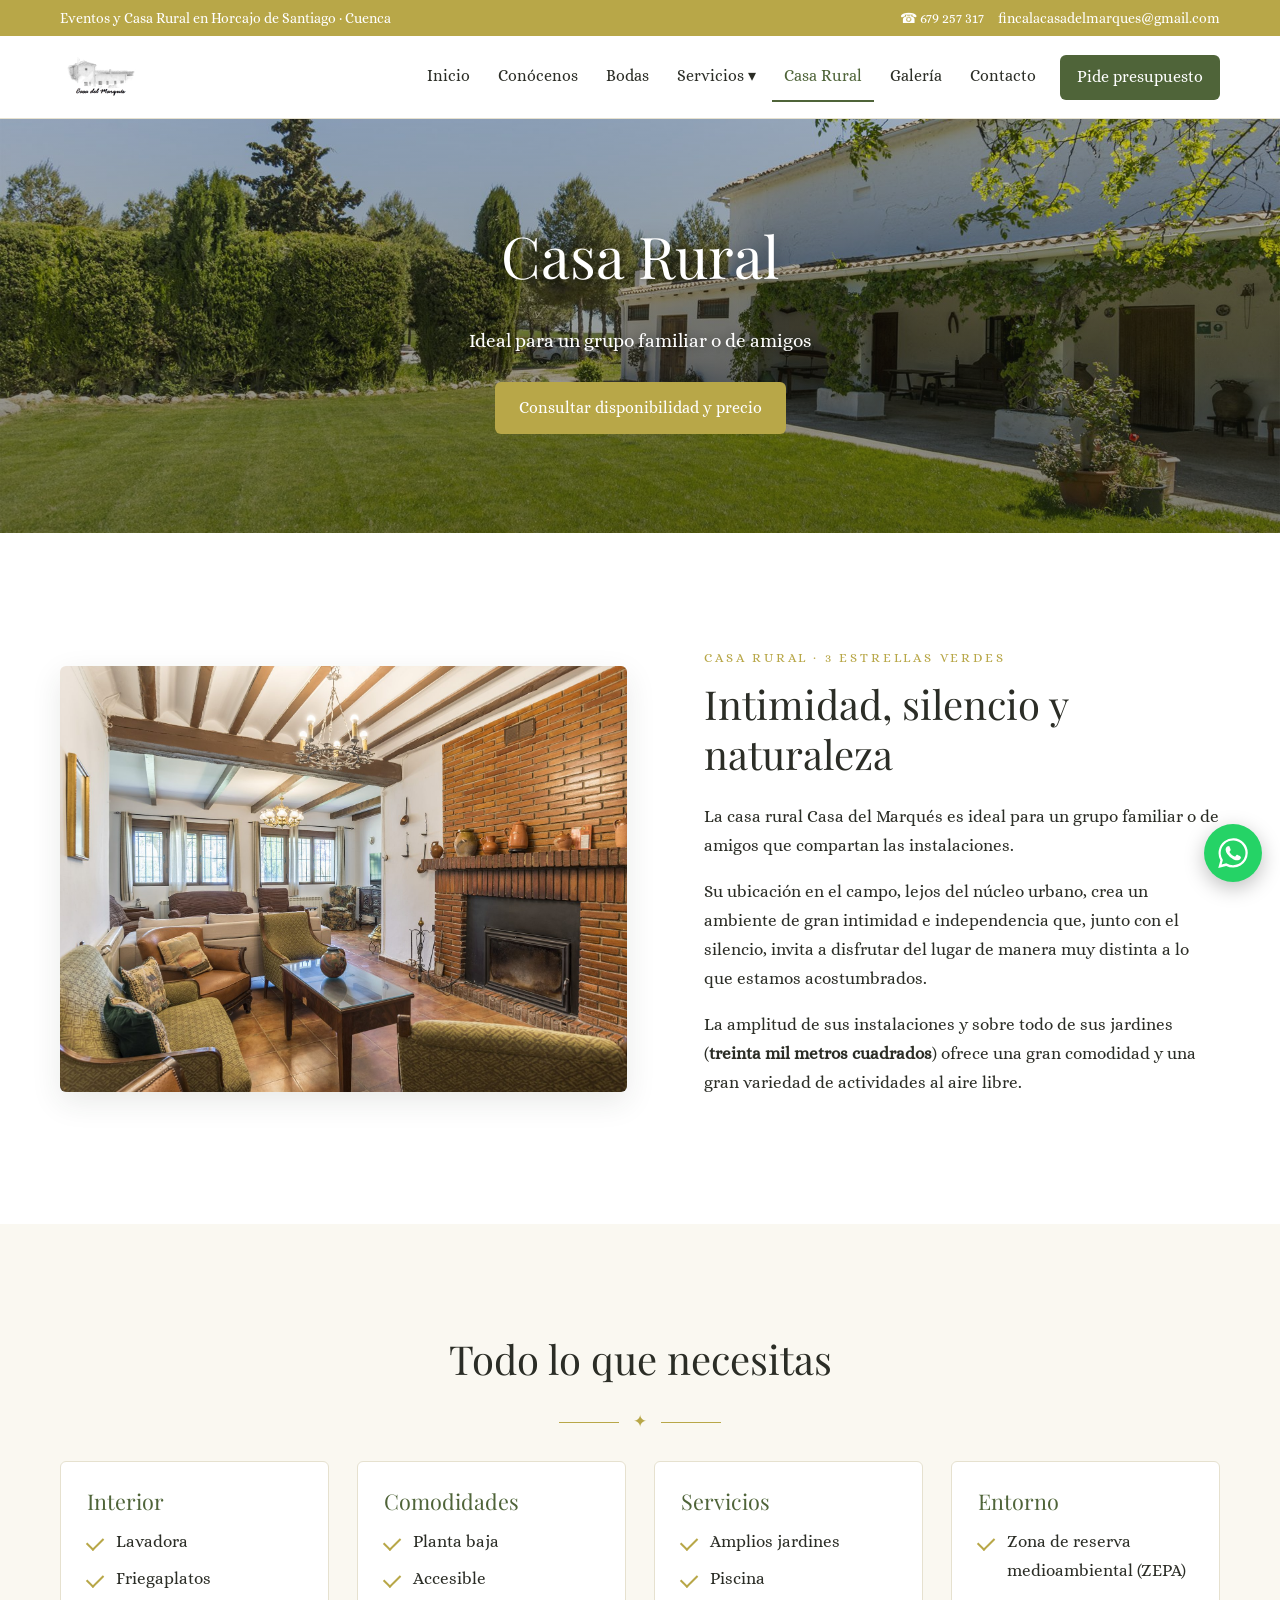
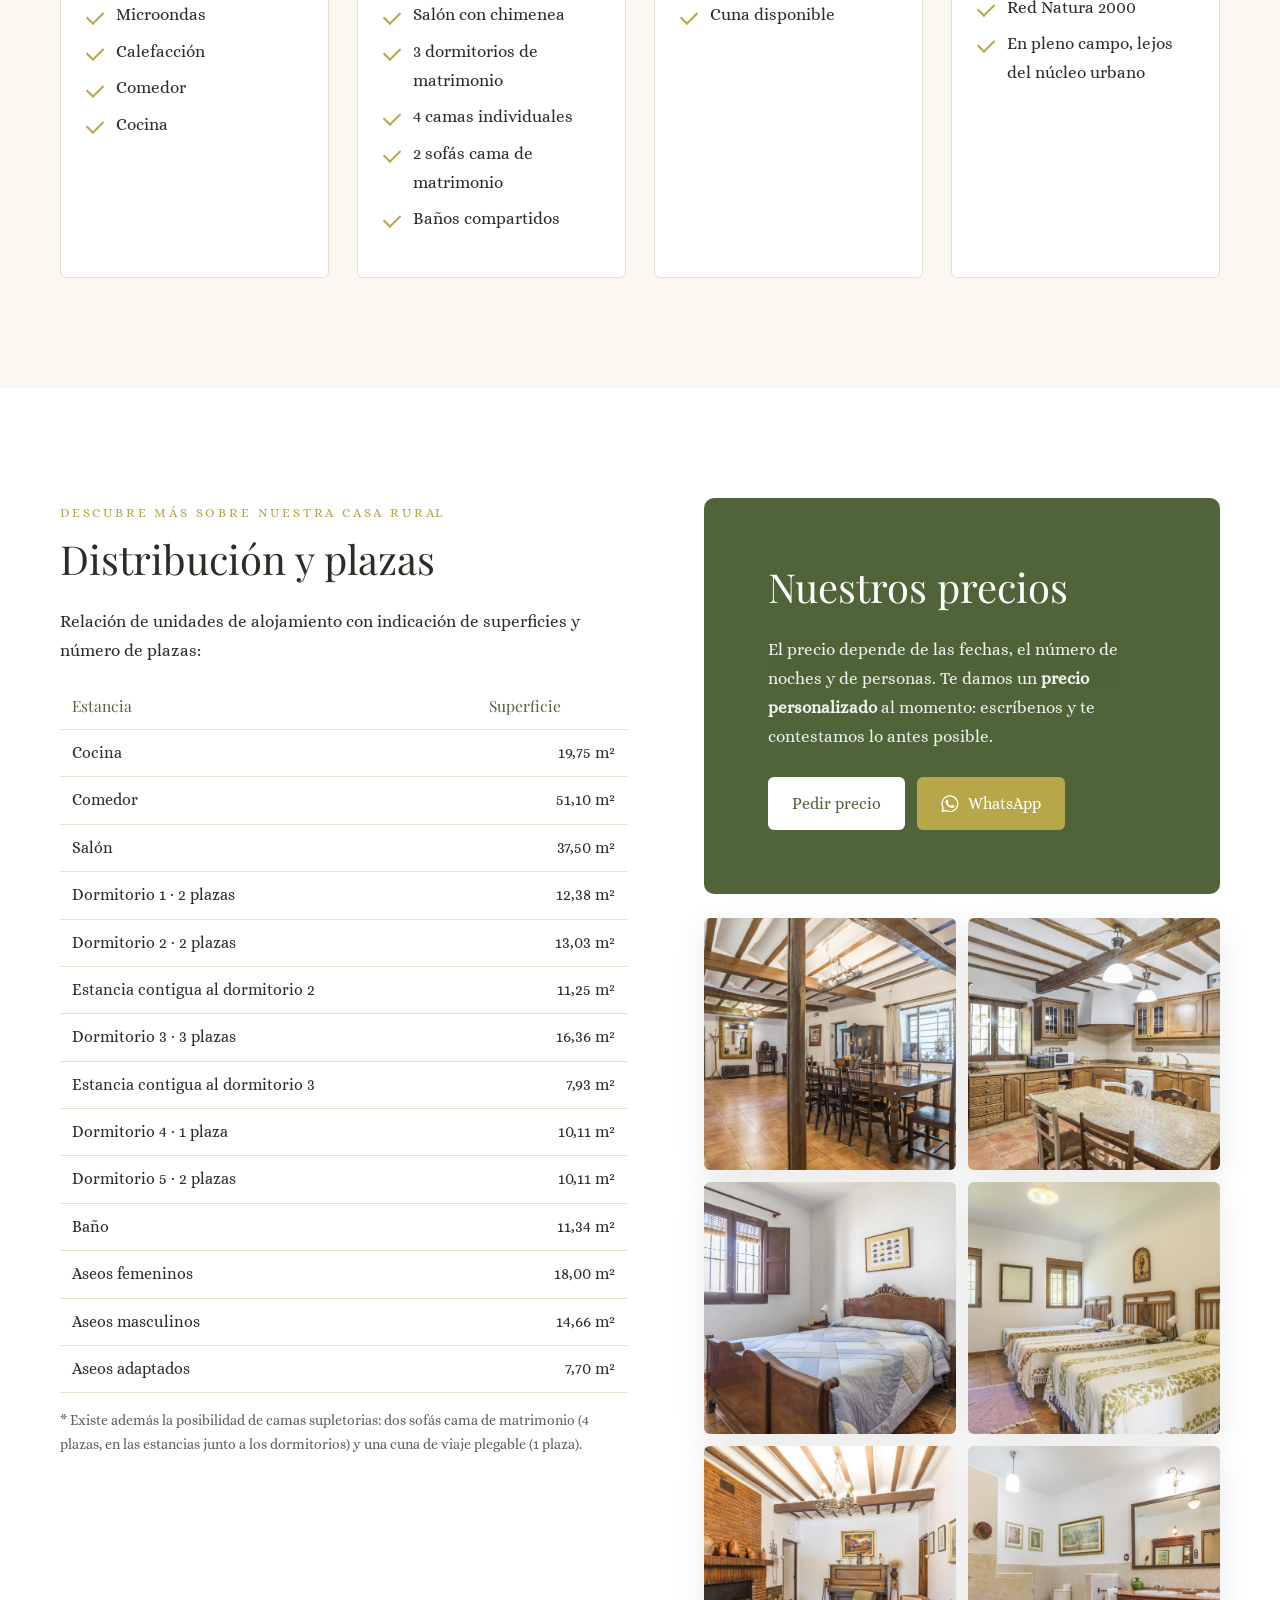
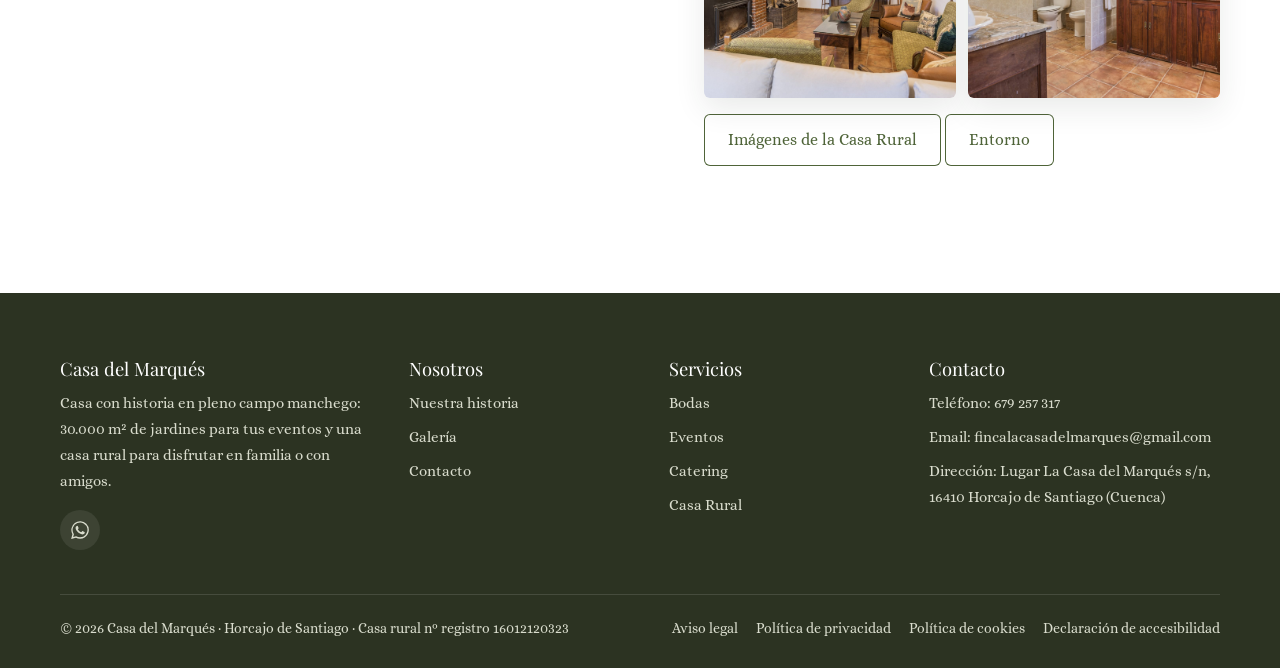
<file: web-casa-del-marques-FINAL/casa-rural/index.html>
<!doctype html>
<html lang="es">
<head>
<meta charset="utf-8">
<meta name="viewport" content="width=device-width, initial-scale=1">
<title>Casa rural para grupos en Cuenca con piscina | Casa del Marqués</title>
<meta name="description" content="Casa rural de 3 estrellas verdes para grupos de hasta 14 personas en Horcajo de Santiago (Cuenca): 5 dormitorios, chimenea, piscina, planta baja accesible y 30.000 m² de jardines.">
<link rel="canonical" href="https://lacasadelmarques.es/casa-rural/">
<meta property="og:type" content="website">
<meta property="og:site_name" content="Casa del Marqués">
<meta property="og:title" content="Casa rural para grupos en Cuenca con piscina | Casa del Marqués">
<meta property="og:description" content="Casa rural de 3 estrellas verdes para grupos de hasta 14 personas en Horcajo de Santiago (Cuenca): 5 dormitorios, chimenea, piscina, planta baja accesible y 30.000 m² de jardines.">
<meta property="og:url" content="https://lacasadelmarques.es/casa-rural/">
<meta property="og:image" content="https://lacasadelmarques.es/img/portada.jpg">
<meta property="og:locale" content="es_ES">
<meta name="theme-color" content="#4f6439">
<meta name="geo.region" content="ES-CU">
<meta name="geo.placename" content="Horcajo de Santiago">
<link rel="icon" href="../img/favicon.svg" type="image/svg+xml">
<link rel="preconnect" href="https://fonts.googleapis.com">
<link rel="preconnect" href="https://fonts.gstatic.com" crossorigin>
<link href="https://fonts.googleapis.com/css2?family=Alice&family=Playfair+Display:ital,wght@0,400;0,600;1,400&display=swap" rel="stylesheet">
<link rel="stylesheet" href="../css/estilos.css">

</head>
<body data-raiz="../">

<a class="trampa" href="#contenido">Saltar al contenido</a>
<div class="barra-top">
  <div class="contenedor">
    <span class="solo-escritorio">Eventos y Casa Rural en Horcajo de Santiago · Cuenca</span>
    <span class="redes">
      <a href="tel:+34679257317">☎ 679 257 317</a>
      <a href="mailto:fincalacasadelmarques@gmail.com" class="solo-escritorio">fincalacasadelmarques@gmail.com</a>
    </span>
  </div>
</div>
<header class="cabecera">
  <div class="contenedor">
    <a class="logo" href="../" aria-label="Casa del Marqués — inicio">
      <img src="../img/logo.png" alt="Casa del Marqués" width="120" height="62">
      <span class="logo-texto">Casa del Marqués<small>Horcajo de Santiago</small></span>
    </a>
    <button class="boton-menu" aria-label="Abrir menú" aria-expanded="false" aria-controls="nav"><span></span><span></span><span></span></button>
    <nav class="nav" id="nav" aria-label="Menú principal">
      <ul class="menu">
        <li><a href="../">Inicio</a></li>
        <li><a href="../conocenos/">Conócenos</a></li>
        <li><a href="../bodas/">Bodas</a></li>
        <li class="submenu"><a href="../eventos/">Servicios ▾</a>
          <ul>
            <li><a href="../eventos/">Eventos</a></li>
            <li><a href="../catering/">Catering</a></li>
          </ul>
        </li>
        <li><a href="../casa-rural/" aria-current="page">Casa Rural</a></li>
        <li><a href="../galeria/">Galería</a></li>
        <li><a href="../contacto/">Contacto</a></li>
        <li><a class="btn" href="../contacto/">Pide presupuesto</a></li>
      </ul>
    </nav>
  </div>
</header>
<main id="contenido">


<section class="hero hero--corto">
  <div class="foto-fondo"><img src="../img/galeria/fachada-jardin-casa-rural-cuenca.jpg" alt="" fetchpriority="high"></div>
  <div class="contenido">
    <h1>Casa Rural</h1>
    <p>Ideal para un grupo familiar o de amigos</p>
    <div class="botones"><a class="btn btn--dorado" href="../contacto/?tipo=casa">Consultar disponibilidad y precio</a></div>
  </div>
</section>
<section class="seccion">
  <div class="contenedor bloque aparece">
    <div class="foto " data-nombre="Salón con chimenea de la casa rural"><img src="../img/galeria/salon-chimenea-casa-rural.jpg" alt="Salón con chimenea de la casa rural" loading="lazy"></div>
    <div>
      <span class="antetitulo">Casa rural · 3 estrellas verdes</span>
      <h2>Intimidad, silencio y naturaleza</h2>
      <p>La casa rural Casa del Marqués es ideal para un grupo familiar o de amigos que compartan las instalaciones.</p>
      <p>Su ubicación en el campo, lejos del núcleo urbano, crea un ambiente de gran intimidad e independencia que, junto con el silencio, invita a disfrutar del lugar de manera muy distinta a lo que estamos acostumbrados.</p>
      <p>La amplitud de sus instalaciones y sobre todo de sus jardines (<strong>treinta mil metros cuadrados</strong>) ofrece una gran comodidad y una gran variedad de actividades al aire libre.</p>
    </div>
  </div>
</section>
<section class="seccion seccion--crema">
  <div class="contenedor">
    <div class="centro aparece"><h2>Todo lo que necesitas</h2><div class="adorno">✦</div></div>
    <div class="columnas aparece">
      <div class="caja"><h3>Interior</h3><ul class="lista-check"><li>Lavadora</li><li>Friegaplatos</li><li>Microondas</li><li>Calefacción</li><li>Comedor</li><li>Cocina</li></ul></div>
      <div class="caja"><h3>Comodidades</h3><ul class="lista-check"><li>Planta baja</li><li>Accesible</li><li>Salón con chimenea</li><li>3 dormitorios de matrimonio</li><li>4 camas individuales</li><li>2 sofás cama de matrimonio</li><li>Baños compartidos</li></ul></div>
      <div class="caja"><h3>Servicios</h3><ul class="lista-check"><li>Amplios jardines</li><li>Piscina</li><li>Cuna disponible</li></ul></div>
      <div class="caja"><h3>Entorno</h3><ul class="lista-check"><li>Zona de reserva medioambiental (ZEPA)</li><li>Red Natura 2000</li><li>En pleno campo, lejos del núcleo urbano</li></ul></div>
    </div>
  </div>
</section>
<section class="seccion">
  <div class="contenedor bloque aparece" style="align-items:start">
    <div>
      <span class="antetitulo">Descubre más sobre nuestra Casa Rural</span>
      <h2>Distribución y plazas</h2>
      <p>Relación de unidades de alojamiento con indicación de superficies y número de plazas:</p>
      <table class="tabla"><thead><tr><th>Estancia</th><th>Superficie</th></tr></thead><tbody><tr><td>Cocina</td><td>19,75 m²</td></tr><tr><td>Comedor</td><td>51,10 m²</td></tr><tr><td>Salón</td><td>37,50 m²</td></tr><tr><td>Dormitorio 1 · 2 plazas</td><td>12,38 m²</td></tr><tr><td>Dormitorio 2 · 2 plazas</td><td>13,03 m²</td></tr><tr><td>Estancia contigua al dormitorio 2</td><td>11,25 m²</td></tr><tr><td>Dormitorio 3 · 3 plazas</td><td>16,36 m²</td></tr><tr><td>Estancia contigua al dormitorio 3</td><td>7,93 m²</td></tr><tr><td>Dormitorio 4 · 1 plaza</td><td>10,11 m²</td></tr><tr><td>Dormitorio 5 · 2 plazas</td><td>10,11 m²</td></tr><tr><td>Baño</td><td>11,34 m²</td></tr><tr><td>Aseos femeninos</td><td>18,00 m²</td></tr><tr><td>Aseos masculinos</td><td>14,66 m²</td></tr><tr><td>Aseos adaptados</td><td>7,70 m²</td></tr></tbody></table>
      <p class="nota-peq" style="margin-top:1em">* Existe además la posibilidad de camas supletorias: dos sofás cama de matrimonio (4 plazas, en las estancias junto a los dormitorios) y una cuna de viaje plegable (1 plaza).</p>
    </div>
    <div>
      <div class="cta" style="text-align:left">
        <h2>Nuestros precios</h2>
        <p style="margin-inline:0">El precio depende de las fechas, el número de noches y de personas. Te damos un <strong style="color:#fff">precio personalizado</strong> al momento: escríbenos y te contestamos lo antes posible.</p>
        <div class="botones" style="justify-content:flex-start"><a class="btn btn--blanco" href="../contacto/?tipo=casa">Pedir precio</a><a class="btn btn--dorado" href="https://wa.me/34679257317" target="_blank" rel="noopener"><svg viewBox="0 0 24 24" aria-hidden="true"><path d="M17.5 14.4c-.3-.1-1.8-.9-2-1s-.5-.1-.7.1-.8 1-.9 1.2-.3.2-.6.1a8 8 0 0 1-2.4-1.5 9 9 0 0 1-1.6-2c-.2-.3 0-.5.1-.6l.4-.5.3-.5v-.5l-.9-2.2c-.2-.6-.5-.5-.7-.5h-.6a1.1 1.1 0 0 0-.8.4 3.4 3.4 0 0 0-1 2.5 5.9 5.9 0 0 0 1.2 3.1 13.4 13.4 0 0 0 5.2 4.6c.7.3 1.3.5 1.7.6a4.2 4.2 0 0 0 1.9.1 3.1 3.1 0 0 0 2-1.4 2.5 2.5 0 0 0 .2-1.4c-.1-.1-.3-.2-.6-.3zM12 21.8a9.9 9.9 0 0 1-5-1.4l-.4-.2-3.7 1 1-3.6-.2-.4A9.9 9.9 0 1 1 12 21.8zm8.4-18.3A11.8 11.8 0 0 0 1.9 17.7L.2 24l6.4-1.7A11.8 11.8 0 0 0 23.8 12a11.7 11.7 0 0 0-3.4-8.5z"/></svg> WhatsApp</a></div>
      </div>
      <div class="mini-galeria" style="margin-top:24px;grid-template-columns:repeat(2,1fr)">
        <div class="foto " data-nombre="Comedor de la casa rural"><img src="../img/galeria/comedor-mesa-grande.jpg" alt="Comedor de la casa rural" loading="lazy"></div>
        <div class="foto " data-nombre="Cocina"><img src="../img/galeria/cocina-casa-rural.jpg" alt="Cocina" loading="lazy"></div>
        <div class="foto " data-nombre="Dormitorio de matrimonio"><img src="../img/galeria/dormitorio-matrimonio.jpg" alt="Dormitorio de matrimonio" loading="lazy"></div>
        <div class="foto " data-nombre="Dormitorio triple"><img src="../img/galeria/dormitorio-tres-camas.jpg" alt="Dormitorio triple" loading="lazy"></div>
        <div class="foto " data-nombre="Salón con chimenea"><img src="../img/galeria/salon-chimenea-sofas.jpg" alt="Salón con chimenea" loading="lazy"></div>
        <div class="foto " data-nombre="Baño"><img src="../img/galeria/bano-lavabo-doble.jpg" alt="Baño" loading="lazy"></div>
      </div>
      <p style="margin-top:16px"><a class="btn btn--borde" href="../galeria/#interior">Imágenes de la Casa Rural</a> <a class="btn btn--borde" href="../galeria/#exterior">Entorno</a></p>
    </div>
  </div>
</section>

</main>

<footer class="pie-web">
  <div class="contenedor">
    <div class="pie-columnas">
      <div>
        <h4>Casa del Marqués</h4>
        <p>Casa con historia en pleno campo manchego: 30.000 m² de jardines para tus eventos y una casa rural para disfrutar en familia o con amigos.</p>
        <div class="redes">
          <a href="https://wa.me/34679257317" target="_blank" rel="noopener" aria-label="WhatsApp"><svg viewBox="0 0 24 24" aria-hidden="true"><path d="M17.5 14.4c-.3-.1-1.8-.9-2-1s-.5-.1-.7.1-.8 1-.9 1.2-.3.2-.6.1a8 8 0 0 1-2.4-1.5 9 9 0 0 1-1.6-2c-.2-.3 0-.5.1-.6l.4-.5.3-.5v-.5l-.9-2.2c-.2-.6-.5-.5-.7-.5h-.6a1.1 1.1 0 0 0-.8.4 3.4 3.4 0 0 0-1 2.5 5.9 5.9 0 0 0 1.2 3.1 13.4 13.4 0 0 0 5.2 4.6c.7.3 1.3.5 1.7.6a4.2 4.2 0 0 0 1.9.1 3.1 3.1 0 0 0 2-1.4 2.5 2.5 0 0 0 .2-1.4c-.1-.1-.3-.2-.6-.3zM12 21.8a9.9 9.9 0 0 1-5-1.4l-.4-.2-3.7 1 1-3.6-.2-.4A9.9 9.9 0 1 1 12 21.8zm8.4-18.3A11.8 11.8 0 0 0 1.9 17.7L.2 24l6.4-1.7A11.8 11.8 0 0 0 23.8 12a11.7 11.7 0 0 0-3.4-8.5z"/></svg></a>
        </div>
      </div>
      <div>
        <h4>Nosotros</h4>
        <ul>
          <li><a href="../conocenos/">Nuestra historia</a></li>
          <li><a href="../galeria/">Galería</a></li>
          <li><a href="../contacto/">Contacto</a></li>
        </ul>
      </div>
      <div>
        <h4>Servicios</h4>
        <ul>
          <li><a href="../bodas/">Bodas</a></li>
          <li><a href="../eventos/">Eventos</a></li>
          <li><a href="../catering/">Catering</a></li>
          <li><a href="../casa-rural/">Casa Rural</a></li>
        </ul>
      </div>
      <div>
        <h4>Contacto</h4>
        <ul>
          <li>Teléfono: <a href="tel:+34679257317">679 257 317</a></li>
          <li>Email: <a href="mailto:fincalacasadelmarques@gmail.com">fincalacasadelmarques@gmail.com</a></li>
          <li>Dirección: <a href="https://www.google.com/maps/search/?api=1&query=Casa+del+Marqu%C3%A9s+Horcajo+de+Santiago+Cuenca" target="_blank" rel="noopener">Lugar La Casa del Marqués s/n, 16410 Horcajo de Santiago (Cuenca)</a></li>
        </ul>
      </div>
    </div>
    <div class="pie-legal">
      <span>© <span id="anio">2026</span> Casa del Marqués · Horcajo de Santiago · Casa rural nº registro 16012120323</span>
      <nav aria-label="Legal">
        <a href="../aviso-legal/">Aviso legal</a>
        <a href="../privacidad/">Política de privacidad</a>
        <a href="../cookies/">Política de cookies</a>
        <a href="../accesibilidad/">Declaración de accesibilidad</a>
      </nav>
    </div>
  </div>
</footer>
<a class="whatsapp-flotante" href="https://wa.me/34679257317?text=Hola%2C%20quer%C3%ADa%20informaci%C3%B3n%20sobre%20la%20Casa%20del%20Marqu%C3%A9s" target="_blank" rel="noopener" aria-label="Escríbenos por WhatsApp"><svg viewBox="0 0 24 24" aria-hidden="true"><path d="M17.5 14.4c-.3-.1-1.8-.9-2-1s-.5-.1-.7.1-.8 1-.9 1.2-.3.2-.6.1a8 8 0 0 1-2.4-1.5 9 9 0 0 1-1.6-2c-.2-.3 0-.5.1-.6l.4-.5.3-.5v-.5l-.9-2.2c-.2-.6-.5-.5-.7-.5h-.6a1.1 1.1 0 0 0-.8.4 3.4 3.4 0 0 0-1 2.5 5.9 5.9 0 0 0 1.2 3.1 13.4 13.4 0 0 0 5.2 4.6c.7.3 1.3.5 1.7.6a4.2 4.2 0 0 0 1.9.1 3.1 3.1 0 0 0 2-1.4 2.5 2.5 0 0 0 .2-1.4c-.1-.1-.3-.2-.6-.3zM12 21.8a9.9 9.9 0 0 1-5-1.4l-.4-.2-3.7 1 1-3.6-.2-.4A9.9 9.9 0 1 1 12 21.8zm8.4-18.3A11.8 11.8 0 0 0 1.9 17.7L.2 24l6.4-1.7A11.8 11.8 0 0 0 23.8 12a11.7 11.7 0 0 0-3.4-8.5z"/></svg></a>

<script src="../js/main.js"></script>
</body>
</html>
</file>
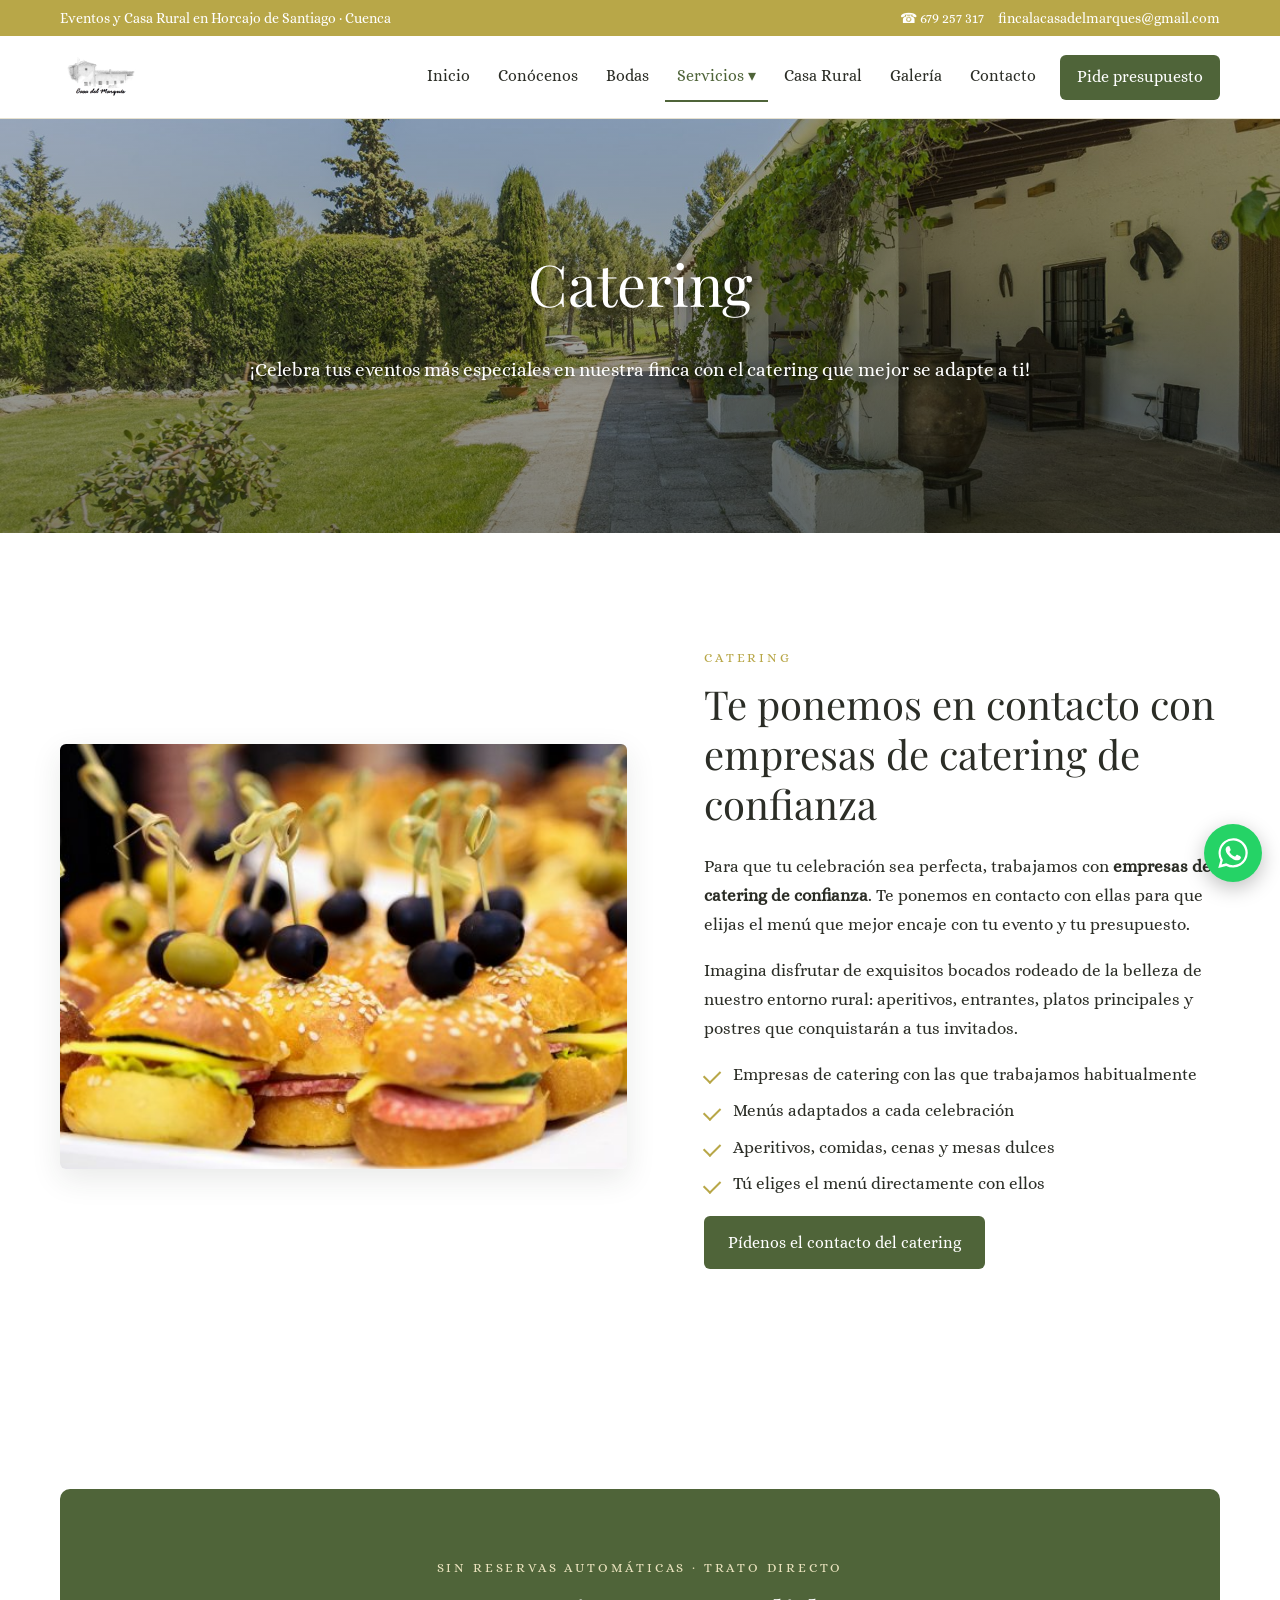
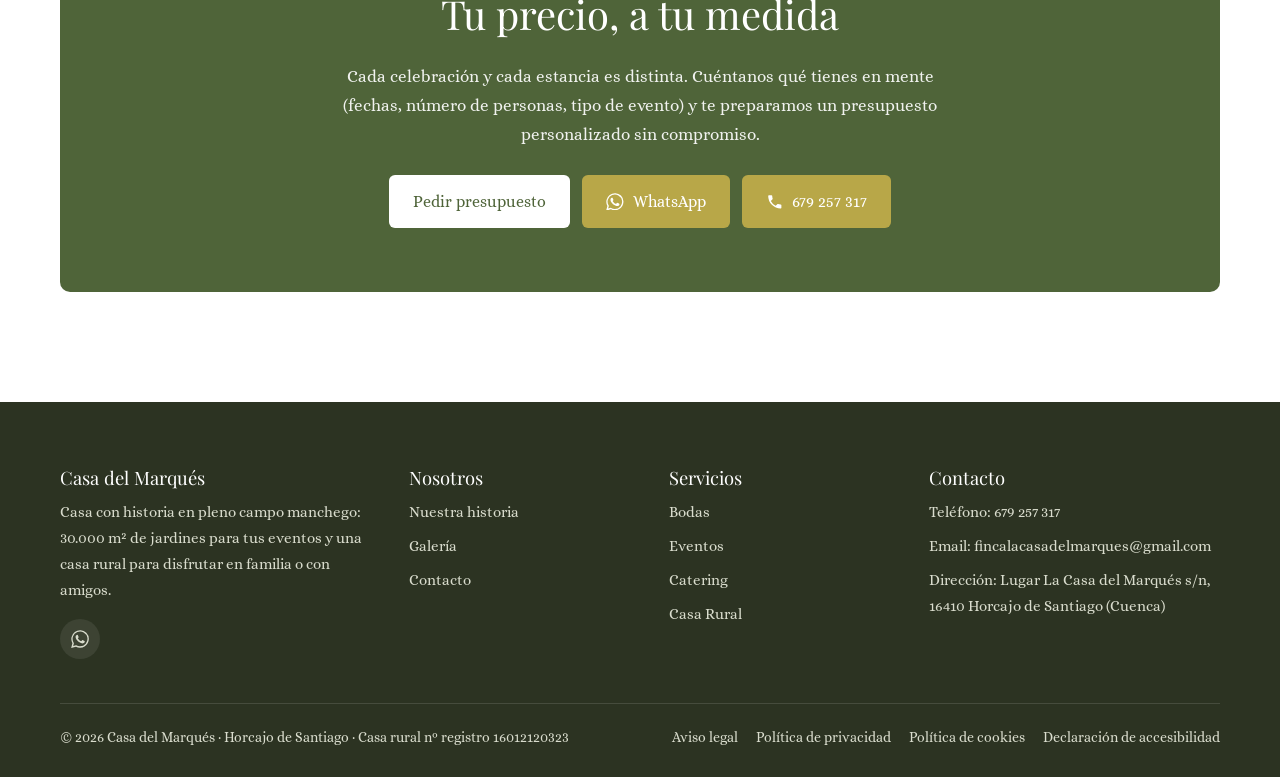
<file: web-casa-del-marques-FINAL/catering/index.html>
<!doctype html>
<html lang="es">
<head>
<meta charset="utf-8">
<meta name="viewport" content="width=device-width, initial-scale=1">
<title>Catering para eventos en Cuenca | Casa del Marqués</title>
<meta name="description" content="Trabajamos con empresas de catering de confianza para tus eventos en la Casa del Marqués (Horcajo de Santiago, Cuenca). Te ponemos en contacto con ellas.">
<link rel="canonical" href="https://lacasadelmarques.es/catering/">
<meta property="og:type" content="website">
<meta property="og:site_name" content="Casa del Marqués">
<meta property="og:title" content="Catering para eventos en Cuenca | Casa del Marqués">
<meta property="og:description" content="Trabajamos con empresas de catering de confianza para tus eventos en la Casa del Marqués (Horcajo de Santiago, Cuenca). Te ponemos en contacto con ellas.">
<meta property="og:url" content="https://lacasadelmarques.es/catering/">
<meta property="og:image" content="https://lacasadelmarques.es/img/portada.jpg">
<meta property="og:locale" content="es_ES">
<meta name="theme-color" content="#4f6439">
<meta name="geo.region" content="ES-CU">
<meta name="geo.placename" content="Horcajo de Santiago">
<link rel="icon" href="../img/favicon.svg" type="image/svg+xml">
<link rel="preconnect" href="https://fonts.googleapis.com">
<link rel="preconnect" href="https://fonts.gstatic.com" crossorigin>
<link href="https://fonts.googleapis.com/css2?family=Alice&family=Playfair+Display:ital,wght@0,400;0,600;1,400&display=swap" rel="stylesheet">
<link rel="stylesheet" href="../css/estilos.css">

</head>
<body data-raiz="../">

<a class="trampa" href="#contenido">Saltar al contenido</a>
<div class="barra-top">
  <div class="contenedor">
    <span class="solo-escritorio">Eventos y Casa Rural en Horcajo de Santiago · Cuenca</span>
    <span class="redes">
      <a href="tel:+34679257317">☎ 679 257 317</a>
      <a href="mailto:fincalacasadelmarques@gmail.com" class="solo-escritorio">fincalacasadelmarques@gmail.com</a>
    </span>
  </div>
</div>
<header class="cabecera">
  <div class="contenedor">
    <a class="logo" href="../" aria-label="Casa del Marqués — inicio">
      <img src="../img/logo.png" alt="Casa del Marqués" width="120" height="62">
      <span class="logo-texto">Casa del Marqués<small>Horcajo de Santiago</small></span>
    </a>
    <button class="boton-menu" aria-label="Abrir menú" aria-expanded="false" aria-controls="nav"><span></span><span></span><span></span></button>
    <nav class="nav" id="nav" aria-label="Menú principal">
      <ul class="menu">
        <li><a href="../">Inicio</a></li>
        <li><a href="../conocenos/">Conócenos</a></li>
        <li><a href="../bodas/">Bodas</a></li>
        <li class="submenu"><a href="../eventos/" aria-current="page">Servicios ▾</a>
          <ul>
            <li><a href="../eventos/">Eventos</a></li>
            <li><a href="../catering/" aria-current="page">Catering</a></li>
          </ul>
        </li>
        <li><a href="../casa-rural/">Casa Rural</a></li>
        <li><a href="../galeria/">Galería</a></li>
        <li><a href="../contacto/">Contacto</a></li>
        <li><a class="btn" href="../contacto/">Pide presupuesto</a></li>
      </ul>
    </nav>
  </div>
</header>
<main id="contenido">


<section class="hero hero--corto">
  <div class="foto-fondo"><img src="../img/galeria/porche-parra-casa-del-marques.jpg" alt="" fetchpriority="high"></div>
  <div class="contenido">
    <h1>Catering</h1>
    <p>¡Celebra tus eventos más especiales en nuestra finca con el catering que mejor se adapte a ti!</p>
    
  </div>
</section>
<section class="seccion">
  <div class="contenedor bloque aparece">
    <div class="foto " data-nombre="Catering en la Casa del Marqués"><img src="../img/catering.jpg" alt="Catering en la Casa del Marqués" loading="lazy"></div>
    <div>
      <span class="antetitulo">Catering</span>
      <h2>Te ponemos en contacto con empresas de catering de confianza</h2>
      <p>Para que tu celebración sea perfecta, trabajamos con <strong>empresas de catering de confianza</strong>. Te ponemos en contacto con ellas para que elijas el menú que mejor encaje con tu evento y tu presupuesto.</p>
      <p>Imagina disfrutar de exquisitos bocados rodeado de la belleza de nuestro entorno rural: aperitivos, entrantes, platos principales y postres que conquistarán a tus invitados.</p>
      <ul class="lista-check">
        <li>Empresas de catering con las que trabajamos habitualmente</li>
        <li>Menús adaptados a cada celebración</li>
        <li>Aperitivos, comidas, cenas y mesas dulces</li>
        <li>Tú eliges el menú directamente con ellos</li>
      </ul>
      <a class="btn" href="../contacto/?tipo=catering">Pídenos el contacto del catering</a>
    </div>
  </div>
</section>

<section class="seccion">
  <div class="contenedor">
    <div class="cta aparece">
      <span class="antetitulo" style="color:var(--dorado-claro)">Sin reservas automáticas · trato directo</span>
      <h2>Tu precio, a tu medida</h2>
      <p>Cada celebración y cada estancia es distinta. Cuéntanos qué tienes en mente (fechas, número de personas, tipo de evento) y te preparamos un presupuesto personalizado sin compromiso.</p>
      <div class="botones">
        <a class="btn btn--blanco" href="../contacto/">Pedir presupuesto</a>
        <a class="btn btn--dorado" href="https://wa.me/34679257317" target="_blank" rel="noopener"><svg viewBox="0 0 24 24" aria-hidden="true"><path d="M17.5 14.4c-.3-.1-1.8-.9-2-1s-.5-.1-.7.1-.8 1-.9 1.2-.3.2-.6.1a8 8 0 0 1-2.4-1.5 9 9 0 0 1-1.6-2c-.2-.3 0-.5.1-.6l.4-.5.3-.5v-.5l-.9-2.2c-.2-.6-.5-.5-.7-.5h-.6a1.1 1.1 0 0 0-.8.4 3.4 3.4 0 0 0-1 2.5 5.9 5.9 0 0 0 1.2 3.1 13.4 13.4 0 0 0 5.2 4.6c.7.3 1.3.5 1.7.6a4.2 4.2 0 0 0 1.9.1 3.1 3.1 0 0 0 2-1.4 2.5 2.5 0 0 0 .2-1.4c-.1-.1-.3-.2-.6-.3zM12 21.8a9.9 9.9 0 0 1-5-1.4l-.4-.2-3.7 1 1-3.6-.2-.4A9.9 9.9 0 1 1 12 21.8zm8.4-18.3A11.8 11.8 0 0 0 1.9 17.7L.2 24l6.4-1.7A11.8 11.8 0 0 0 23.8 12a11.7 11.7 0 0 0-3.4-8.5z"/></svg> WhatsApp</a>
        <a class="btn btn--dorado" href="tel:+34679257317"><svg viewBox="0 0 24 24" aria-hidden="true"><path d="M6.6 10.8a15.1 15.1 0 0 0 6.6 6.6l2.2-2.2c.3-.3.7-.4 1-.2 1.1.4 2.3.6 3.6.6.6 0 1 .4 1 1V20c0 .6-.4 1-1 1A17 17 0 0 1 3 4c0-.6.4-1 1-1h3.5c.6 0 1 .4 1 1 0 1.3.2 2.5.6 3.6.1.3 0 .7-.2 1z"/></svg> 679 257 317</a>
      </div>
    </div>
  </div>
</section>

</main>

<footer class="pie-web">
  <div class="contenedor">
    <div class="pie-columnas">
      <div>
        <h4>Casa del Marqués</h4>
        <p>Casa con historia en pleno campo manchego: 30.000 m² de jardines para tus eventos y una casa rural para disfrutar en familia o con amigos.</p>
        <div class="redes">
          <a href="https://wa.me/34679257317" target="_blank" rel="noopener" aria-label="WhatsApp"><svg viewBox="0 0 24 24" aria-hidden="true"><path d="M17.5 14.4c-.3-.1-1.8-.9-2-1s-.5-.1-.7.1-.8 1-.9 1.2-.3.2-.6.1a8 8 0 0 1-2.4-1.5 9 9 0 0 1-1.6-2c-.2-.3 0-.5.1-.6l.4-.5.3-.5v-.5l-.9-2.2c-.2-.6-.5-.5-.7-.5h-.6a1.1 1.1 0 0 0-.8.4 3.4 3.4 0 0 0-1 2.5 5.9 5.9 0 0 0 1.2 3.1 13.4 13.4 0 0 0 5.2 4.6c.7.3 1.3.5 1.7.6a4.2 4.2 0 0 0 1.9.1 3.1 3.1 0 0 0 2-1.4 2.5 2.5 0 0 0 .2-1.4c-.1-.1-.3-.2-.6-.3zM12 21.8a9.9 9.9 0 0 1-5-1.4l-.4-.2-3.7 1 1-3.6-.2-.4A9.9 9.9 0 1 1 12 21.8zm8.4-18.3A11.8 11.8 0 0 0 1.9 17.7L.2 24l6.4-1.7A11.8 11.8 0 0 0 23.8 12a11.7 11.7 0 0 0-3.4-8.5z"/></svg></a>
        </div>
      </div>
      <div>
        <h4>Nosotros</h4>
        <ul>
          <li><a href="../conocenos/">Nuestra historia</a></li>
          <li><a href="../galeria/">Galería</a></li>
          <li><a href="../contacto/">Contacto</a></li>
        </ul>
      </div>
      <div>
        <h4>Servicios</h4>
        <ul>
          <li><a href="../bodas/">Bodas</a></li>
          <li><a href="../eventos/">Eventos</a></li>
          <li><a href="../catering/">Catering</a></li>
          <li><a href="../casa-rural/">Casa Rural</a></li>
        </ul>
      </div>
      <div>
        <h4>Contacto</h4>
        <ul>
          <li>Teléfono: <a href="tel:+34679257317">679 257 317</a></li>
          <li>Email: <a href="mailto:fincalacasadelmarques@gmail.com">fincalacasadelmarques@gmail.com</a></li>
          <li>Dirección: <a href="https://www.google.com/maps/search/?api=1&query=Casa+del+Marqu%C3%A9s+Horcajo+de+Santiago+Cuenca" target="_blank" rel="noopener">Lugar La Casa del Marqués s/n, 16410 Horcajo de Santiago (Cuenca)</a></li>
        </ul>
      </div>
    </div>
    <div class="pie-legal">
      <span>© <span id="anio">2026</span> Casa del Marqués · Horcajo de Santiago · Casa rural nº registro 16012120323</span>
      <nav aria-label="Legal">
        <a href="../aviso-legal/">Aviso legal</a>
        <a href="../privacidad/">Política de privacidad</a>
        <a href="../cookies/">Política de cookies</a>
        <a href="../accesibilidad/">Declaración de accesibilidad</a>
      </nav>
    </div>
  </div>
</footer>
<a class="whatsapp-flotante" href="https://wa.me/34679257317?text=Hola%2C%20quer%C3%ADa%20informaci%C3%B3n%20sobre%20la%20Casa%20del%20Marqu%C3%A9s" target="_blank" rel="noopener" aria-label="Escríbenos por WhatsApp"><svg viewBox="0 0 24 24" aria-hidden="true"><path d="M17.5 14.4c-.3-.1-1.8-.9-2-1s-.5-.1-.7.1-.8 1-.9 1.2-.3.2-.6.1a8 8 0 0 1-2.4-1.5 9 9 0 0 1-1.6-2c-.2-.3 0-.5.1-.6l.4-.5.3-.5v-.5l-.9-2.2c-.2-.6-.5-.5-.7-.5h-.6a1.1 1.1 0 0 0-.8.4 3.4 3.4 0 0 0-1 2.5 5.9 5.9 0 0 0 1.2 3.1 13.4 13.4 0 0 0 5.2 4.6c.7.3 1.3.5 1.7.6a4.2 4.2 0 0 0 1.9.1 3.1 3.1 0 0 0 2-1.4 2.5 2.5 0 0 0 .2-1.4c-.1-.1-.3-.2-.6-.3zM12 21.8a9.9 9.9 0 0 1-5-1.4l-.4-.2-3.7 1 1-3.6-.2-.4A9.9 9.9 0 1 1 12 21.8zm8.4-18.3A11.8 11.8 0 0 0 1.9 17.7L.2 24l6.4-1.7A11.8 11.8 0 0 0 23.8 12a11.7 11.7 0 0 0-3.4-8.5z"/></svg></a>

<script src="../js/main.js"></script>
</body>
</html>
</file>
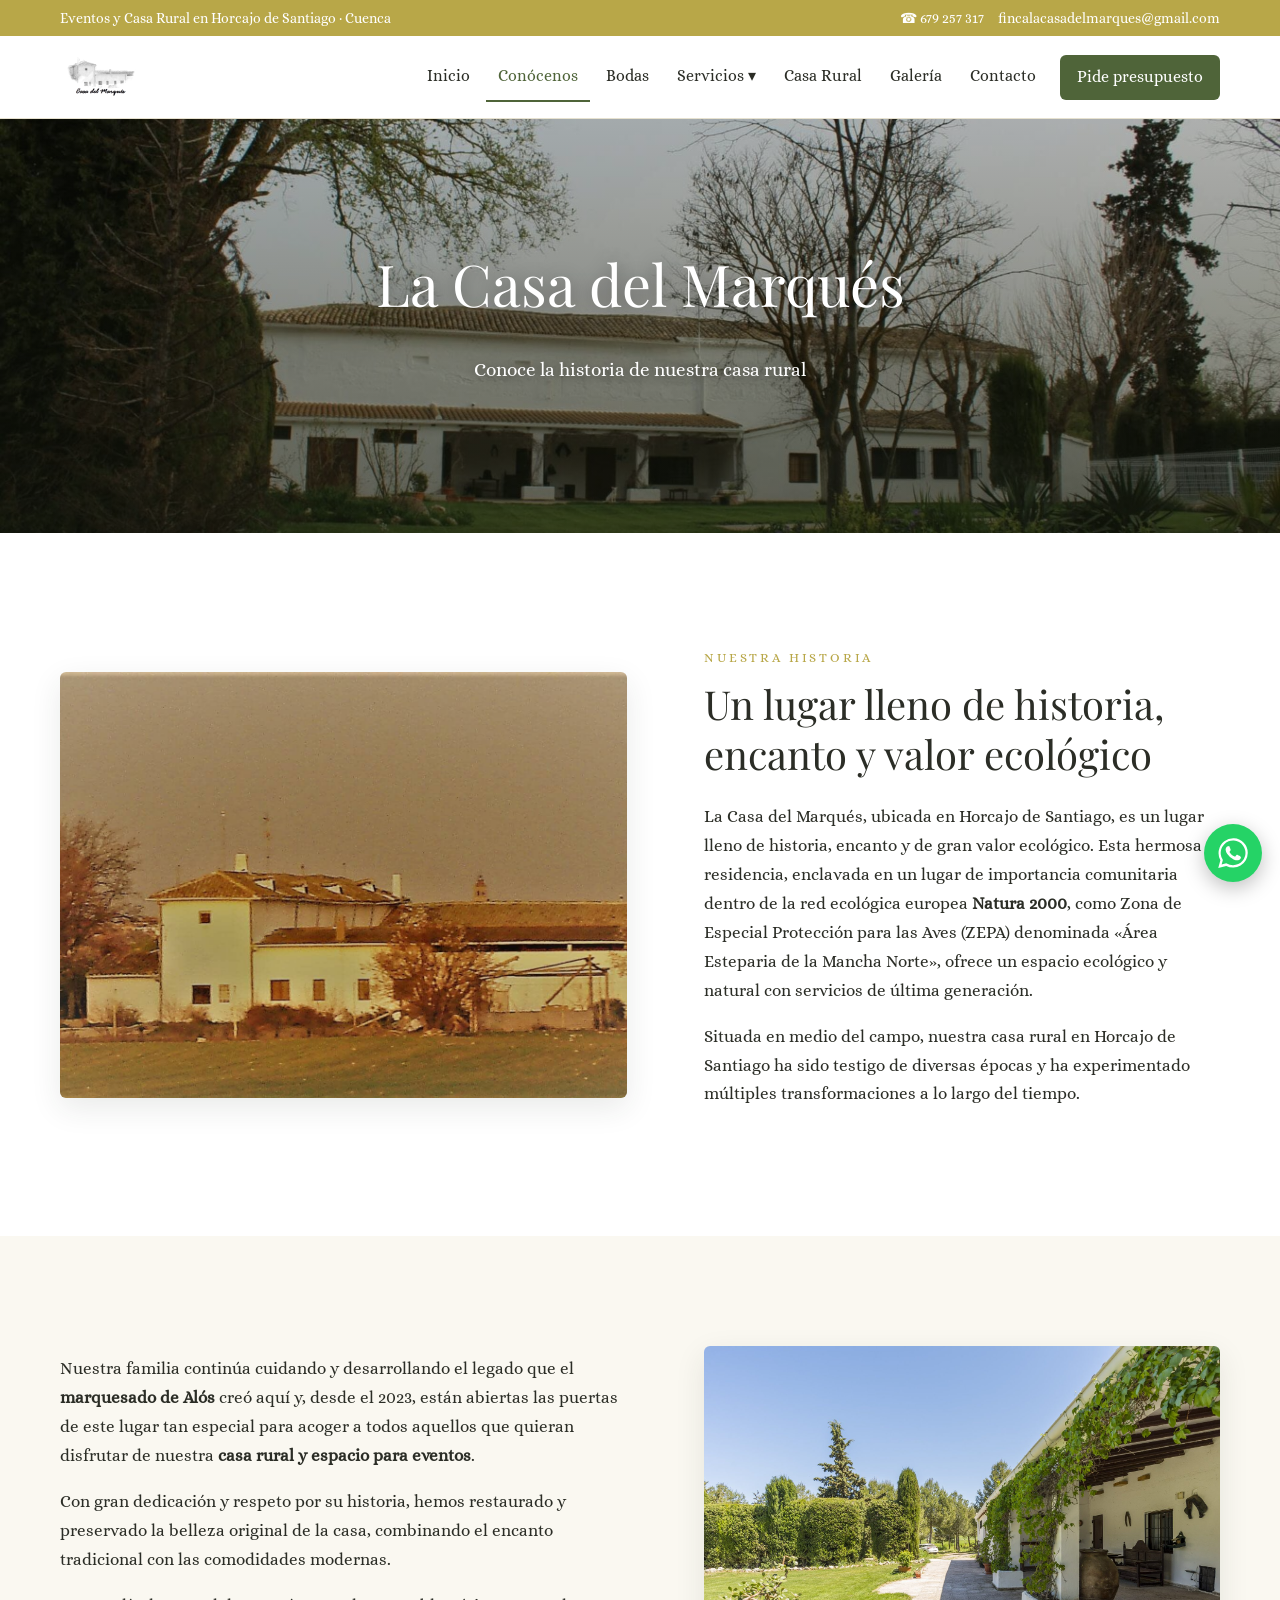
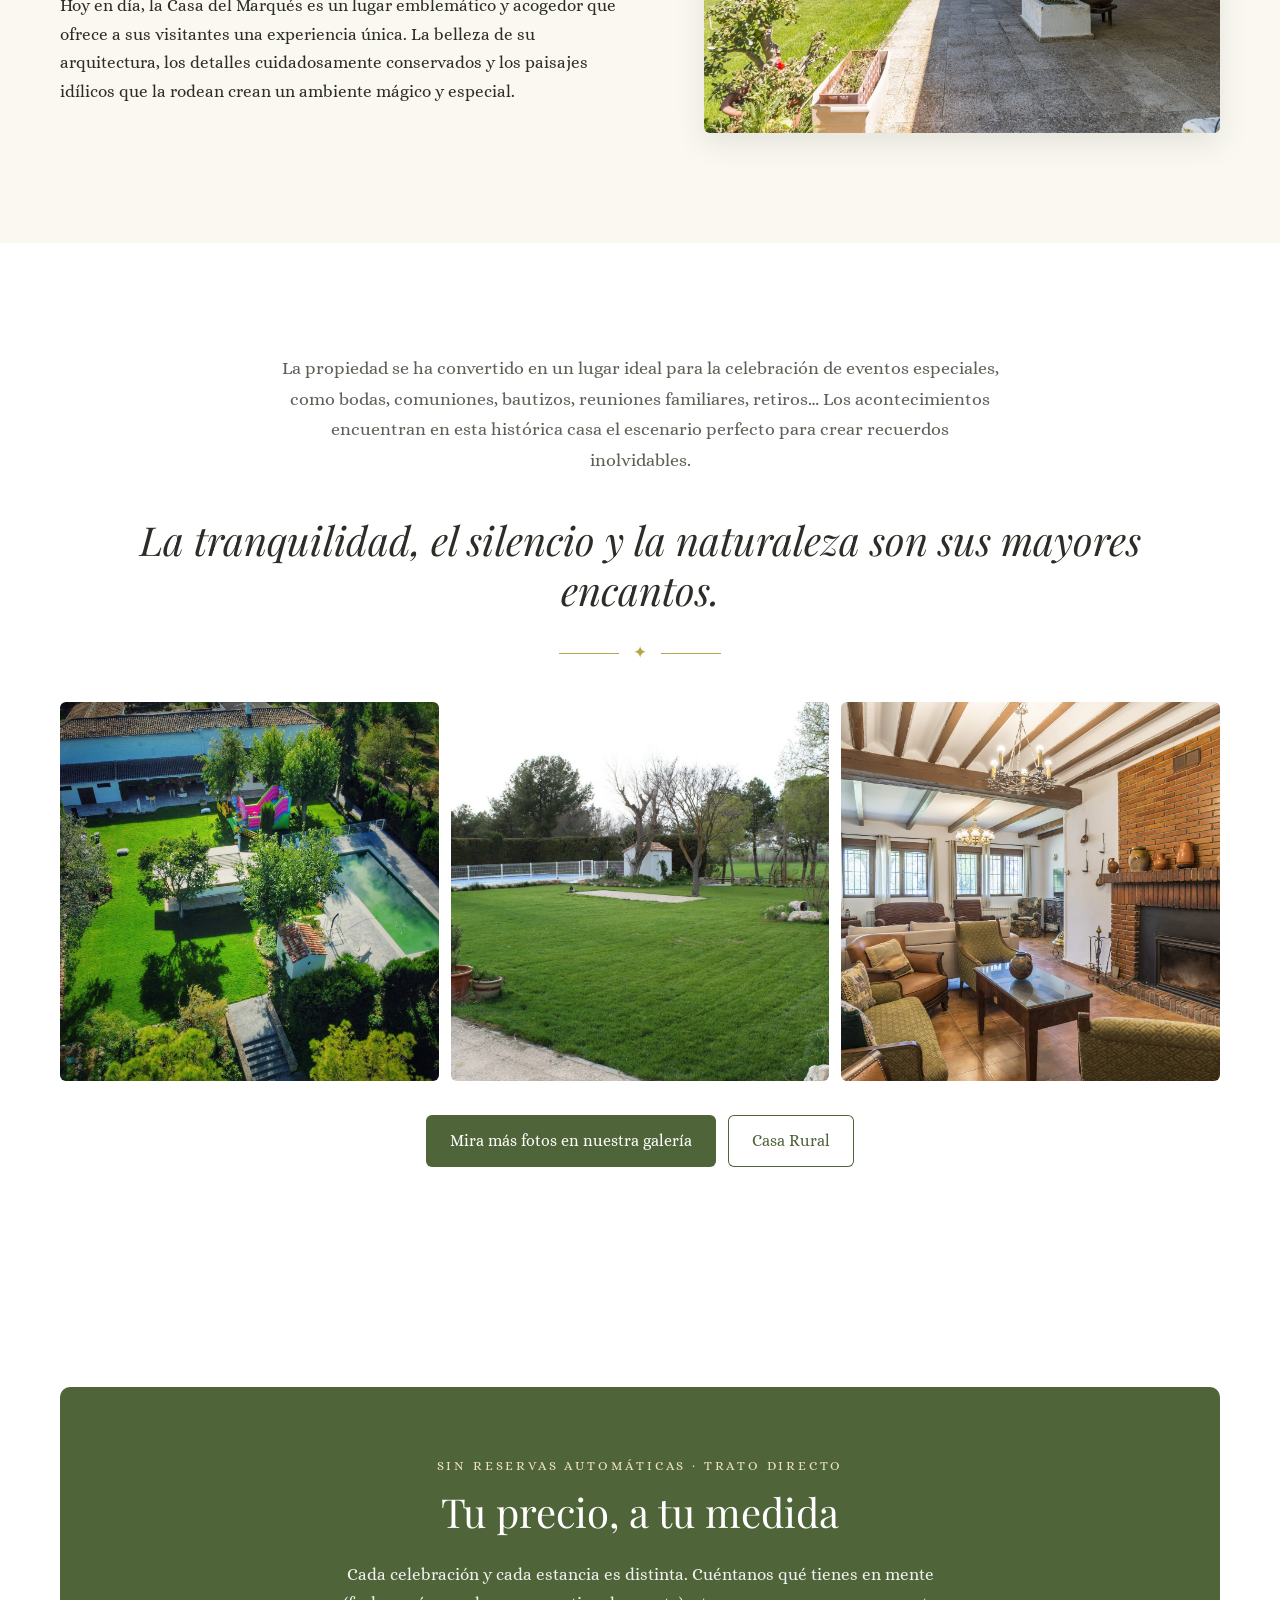
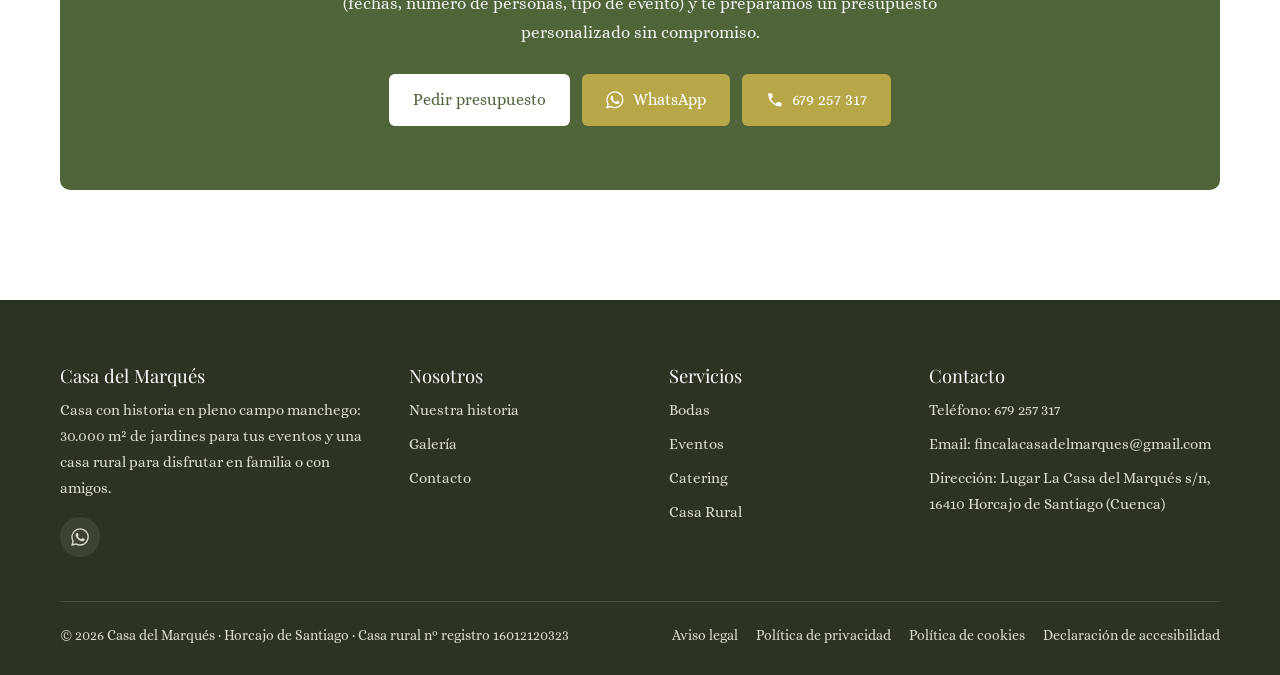
<file: web-casa-del-marques-FINAL/conocenos/index.html>
<!doctype html>
<html lang="es">
<head>
<meta charset="utf-8">
<meta name="viewport" content="width=device-width, initial-scale=1">
<title>Conócenos | Casa del Marqués</title>
<meta name="description" content="La historia de la Casa del Marqués: una casa histórica en plena ZEPA de la Mancha Norte, restaurada y abierta como casa rural y espacio para eventos desde 2023.">
<link rel="canonical" href="https://lacasadelmarques.es/conocenos/">
<meta property="og:type" content="website">
<meta property="og:site_name" content="Casa del Marqués">
<meta property="og:title" content="Conócenos | Casa del Marqués">
<meta property="og:description" content="La historia de la Casa del Marqués: una casa histórica en plena ZEPA de la Mancha Norte, restaurada y abierta como casa rural y espacio para eventos desde 2023.">
<meta property="og:url" content="https://lacasadelmarques.es/conocenos/">
<meta property="og:image" content="https://lacasadelmarques.es/img/portada.jpg">
<meta property="og:locale" content="es_ES">
<meta name="theme-color" content="#4f6439">
<meta name="geo.region" content="ES-CU">
<meta name="geo.placename" content="Horcajo de Santiago">
<link rel="icon" href="../img/favicon.svg" type="image/svg+xml">
<link rel="preconnect" href="https://fonts.googleapis.com">
<link rel="preconnect" href="https://fonts.gstatic.com" crossorigin>
<link href="https://fonts.googleapis.com/css2?family=Alice&family=Playfair+Display:ital,wght@0,400;0,600;1,400&display=swap" rel="stylesheet">
<link rel="stylesheet" href="../css/estilos.css">

</head>
<body data-raiz="../">

<a class="trampa" href="#contenido">Saltar al contenido</a>
<div class="barra-top">
  <div class="contenedor">
    <span class="solo-escritorio">Eventos y Casa Rural en Horcajo de Santiago · Cuenca</span>
    <span class="redes">
      <a href="tel:+34679257317">☎ 679 257 317</a>
      <a href="mailto:fincalacasadelmarques@gmail.com" class="solo-escritorio">fincalacasadelmarques@gmail.com</a>
    </span>
  </div>
</div>
<header class="cabecera">
  <div class="contenedor">
    <a class="logo" href="../" aria-label="Casa del Marqués — inicio">
      <img src="../img/logo.png" alt="Casa del Marqués" width="120" height="62">
      <span class="logo-texto">Casa del Marqués<small>Horcajo de Santiago</small></span>
    </a>
    <button class="boton-menu" aria-label="Abrir menú" aria-expanded="false" aria-controls="nav"><span></span><span></span><span></span></button>
    <nav class="nav" id="nav" aria-label="Menú principal">
      <ul class="menu">
        <li><a href="../">Inicio</a></li>
        <li><a href="../conocenos/" aria-current="page">Conócenos</a></li>
        <li><a href="../bodas/">Bodas</a></li>
        <li class="submenu"><a href="../eventos/">Servicios ▾</a>
          <ul>
            <li><a href="../eventos/">Eventos</a></li>
            <li><a href="../catering/">Catering</a></li>
          </ul>
        </li>
        <li><a href="../casa-rural/">Casa Rural</a></li>
        <li><a href="../galeria/">Galería</a></li>
        <li><a href="../contacto/">Contacto</a></li>
        <li><a class="btn" href="../contacto/">Pide presupuesto</a></li>
      </ul>
    </nav>
  </div>
</header>
<main id="contenido">


<section class="hero hero--corto">
  <div class="foto-fondo"><img src="../img/galeria/vista_fachada_principal_4.jpg" alt="" fetchpriority="high"></div>
  <div class="contenido">
    <h1>La Casa del Marqués</h1>
    <p>Conoce la historia de nuestra casa rural</p>
    
  </div>
</section>
<section class="seccion">
  <div class="contenedor bloque aparece">
    <div class="foto " data-nombre="Casa del Marqués"><img src="../img/galeria/foto_casa_2.jpg" alt="Casa del Marqués" loading="lazy"></div>
    <div>
      <span class="antetitulo">Nuestra historia</span>
      <h2>Un lugar lleno de historia, encanto y valor ecológico</h2>
      <p>La Casa del Marqués, ubicada en Horcajo de Santiago, es un lugar lleno de historia, encanto y de gran valor ecológico. Esta hermosa residencia, enclavada en un lugar de importancia comunitaria dentro de la red ecológica europea <strong>Natura 2000</strong>, como Zona de Especial Protección para las Aves (ZEPA) denominada «Área Esteparia de la Mancha Norte», ofrece un espacio ecológico y natural con servicios de última generación.</p>
      <p>Situada en medio del campo, nuestra casa rural en Horcajo de Santiago ha sido testigo de diversas épocas y ha experimentado múltiples transformaciones a lo largo del tiempo.</p>
    </div>
  </div>
</section>
<section class="seccion seccion--crema">
  <div class="contenedor bloque bloque--inverso aparece">
    <div class="foto " data-nombre="Porche de la Casa del Marqués"><img src="../img/galeria/porche-parra-casa-del-marques.jpg" alt="Porche de la Casa del Marqués" loading="lazy"></div>
    <div>
      <p>Nuestra familia continúa cuidando y desarrollando el legado que el <strong>marquesado de Alós</strong> creó aquí y, desde el 2023, están abiertas las puertas de este lugar tan especial para acoger a todos aquellos que quieran disfrutar de nuestra <strong>casa rural y espacio para eventos</strong>.</p>
      <p>Con gran dedicación y respeto por su historia, hemos restaurado y preservado la belleza original de la casa, combinando el encanto tradicional con las comodidades modernas.</p>
      <p>Hoy en día, la Casa del Marqués es un lugar emblemático y acogedor que ofrece a sus visitantes una experiencia única. La belleza de su arquitectura, los detalles cuidadosamente conservados y los paisajes idílicos que la rodean crean un ambiente mágico y especial.</p>
    </div>
  </div>
</section>
<section class="seccion">
  <div class="contenedor centro aparece">
    <p class="lead">La propiedad se ha convertido en un lugar ideal para la celebración de eventos especiales, como bodas, comuniones, bautizos, reuniones familiares, retiros… Los acontecimientos encuentran en esta histórica casa el escenario perfecto para crear recuerdos inolvidables.</p>
    <h2 style="margin-top:1em"><em>La tranquilidad, el silencio y la naturaleza son sus mayores encantos.</em></h2>
    <div class="adorno">✦</div>
    <div class="mini-galeria" style="margin:2em 0">
      <div class="foto " data-nombre="Vista aérea de la pradera"><img src="../img/galeria/vista_aerea_pradera_1.jpg" alt="Vista aérea de la pradera" loading="lazy"></div>
      <div class="foto " data-nombre="Pradera y piscina"><img src="../img/galeria/vista_pradera_1_y_piscina.jpg" alt="Pradera y piscina" loading="lazy"></div>
      <div class="foto " data-nombre="Salón con chimenea"><img src="../img/galeria/salon-chimenea-casa-rural.jpg" alt="Salón con chimenea" loading="lazy"></div>
    </div>
    <div class="botones"><a class="btn" href="../galeria/">Mira más fotos en nuestra galería</a><a class="btn btn--borde" href="../casa-rural/">Casa Rural</a></div>
  </div>
</section>

<section class="seccion">
  <div class="contenedor">
    <div class="cta aparece">
      <span class="antetitulo" style="color:var(--dorado-claro)">Sin reservas automáticas · trato directo</span>
      <h2>Tu precio, a tu medida</h2>
      <p>Cada celebración y cada estancia es distinta. Cuéntanos qué tienes en mente (fechas, número de personas, tipo de evento) y te preparamos un presupuesto personalizado sin compromiso.</p>
      <div class="botones">
        <a class="btn btn--blanco" href="../contacto/">Pedir presupuesto</a>
        <a class="btn btn--dorado" href="https://wa.me/34679257317" target="_blank" rel="noopener"><svg viewBox="0 0 24 24" aria-hidden="true"><path d="M17.5 14.4c-.3-.1-1.8-.9-2-1s-.5-.1-.7.1-.8 1-.9 1.2-.3.2-.6.1a8 8 0 0 1-2.4-1.5 9 9 0 0 1-1.6-2c-.2-.3 0-.5.1-.6l.4-.5.3-.5v-.5l-.9-2.2c-.2-.6-.5-.5-.7-.5h-.6a1.1 1.1 0 0 0-.8.4 3.4 3.4 0 0 0-1 2.5 5.9 5.9 0 0 0 1.2 3.1 13.4 13.4 0 0 0 5.2 4.6c.7.3 1.3.5 1.7.6a4.2 4.2 0 0 0 1.9.1 3.1 3.1 0 0 0 2-1.4 2.5 2.5 0 0 0 .2-1.4c-.1-.1-.3-.2-.6-.3zM12 21.8a9.9 9.9 0 0 1-5-1.4l-.4-.2-3.7 1 1-3.6-.2-.4A9.9 9.9 0 1 1 12 21.8zm8.4-18.3A11.8 11.8 0 0 0 1.9 17.7L.2 24l6.4-1.7A11.8 11.8 0 0 0 23.8 12a11.7 11.7 0 0 0-3.4-8.5z"/></svg> WhatsApp</a>
        <a class="btn btn--dorado" href="tel:+34679257317"><svg viewBox="0 0 24 24" aria-hidden="true"><path d="M6.6 10.8a15.1 15.1 0 0 0 6.6 6.6l2.2-2.2c.3-.3.7-.4 1-.2 1.1.4 2.3.6 3.6.6.6 0 1 .4 1 1V20c0 .6-.4 1-1 1A17 17 0 0 1 3 4c0-.6.4-1 1-1h3.5c.6 0 1 .4 1 1 0 1.3.2 2.5.6 3.6.1.3 0 .7-.2 1z"/></svg> 679 257 317</a>
      </div>
    </div>
  </div>
</section>

</main>

<footer class="pie-web">
  <div class="contenedor">
    <div class="pie-columnas">
      <div>
        <h4>Casa del Marqués</h4>
        <p>Casa con historia en pleno campo manchego: 30.000 m² de jardines para tus eventos y una casa rural para disfrutar en familia o con amigos.</p>
        <div class="redes">
          <a href="https://wa.me/34679257317" target="_blank" rel="noopener" aria-label="WhatsApp"><svg viewBox="0 0 24 24" aria-hidden="true"><path d="M17.5 14.4c-.3-.1-1.8-.9-2-1s-.5-.1-.7.1-.8 1-.9 1.2-.3.2-.6.1a8 8 0 0 1-2.4-1.5 9 9 0 0 1-1.6-2c-.2-.3 0-.5.1-.6l.4-.5.3-.5v-.5l-.9-2.2c-.2-.6-.5-.5-.7-.5h-.6a1.1 1.1 0 0 0-.8.4 3.4 3.4 0 0 0-1 2.5 5.9 5.9 0 0 0 1.2 3.1 13.4 13.4 0 0 0 5.2 4.6c.7.3 1.3.5 1.7.6a4.2 4.2 0 0 0 1.9.1 3.1 3.1 0 0 0 2-1.4 2.5 2.5 0 0 0 .2-1.4c-.1-.1-.3-.2-.6-.3zM12 21.8a9.9 9.9 0 0 1-5-1.4l-.4-.2-3.7 1 1-3.6-.2-.4A9.9 9.9 0 1 1 12 21.8zm8.4-18.3A11.8 11.8 0 0 0 1.9 17.7L.2 24l6.4-1.7A11.8 11.8 0 0 0 23.8 12a11.7 11.7 0 0 0-3.4-8.5z"/></svg></a>
        </div>
      </div>
      <div>
        <h4>Nosotros</h4>
        <ul>
          <li><a href="../conocenos/">Nuestra historia</a></li>
          <li><a href="../galeria/">Galería</a></li>
          <li><a href="../contacto/">Contacto</a></li>
        </ul>
      </div>
      <div>
        <h4>Servicios</h4>
        <ul>
          <li><a href="../bodas/">Bodas</a></li>
          <li><a href="../eventos/">Eventos</a></li>
          <li><a href="../catering/">Catering</a></li>
          <li><a href="../casa-rural/">Casa Rural</a></li>
        </ul>
      </div>
      <div>
        <h4>Contacto</h4>
        <ul>
          <li>Teléfono: <a href="tel:+34679257317">679 257 317</a></li>
          <li>Email: <a href="mailto:fincalacasadelmarques@gmail.com">fincalacasadelmarques@gmail.com</a></li>
          <li>Dirección: <a href="https://www.google.com/maps/search/?api=1&query=Casa+del+Marqu%C3%A9s+Horcajo+de+Santiago+Cuenca" target="_blank" rel="noopener">Lugar La Casa del Marqués s/n, 16410 Horcajo de Santiago (Cuenca)</a></li>
        </ul>
      </div>
    </div>
    <div class="pie-legal">
      <span>© <span id="anio">2026</span> Casa del Marqués · Horcajo de Santiago · Casa rural nº registro 16012120323</span>
      <nav aria-label="Legal">
        <a href="../aviso-legal/">Aviso legal</a>
        <a href="../privacidad/">Política de privacidad</a>
        <a href="../cookies/">Política de cookies</a>
        <a href="../accesibilidad/">Declaración de accesibilidad</a>
      </nav>
    </div>
  </div>
</footer>
<a class="whatsapp-flotante" href="https://wa.me/34679257317?text=Hola%2C%20quer%C3%ADa%20informaci%C3%B3n%20sobre%20la%20Casa%20del%20Marqu%C3%A9s" target="_blank" rel="noopener" aria-label="Escríbenos por WhatsApp"><svg viewBox="0 0 24 24" aria-hidden="true"><path d="M17.5 14.4c-.3-.1-1.8-.9-2-1s-.5-.1-.7.1-.8 1-.9 1.2-.3.2-.6.1a8 8 0 0 1-2.4-1.5 9 9 0 0 1-1.6-2c-.2-.3 0-.5.1-.6l.4-.5.3-.5v-.5l-.9-2.2c-.2-.6-.5-.5-.7-.5h-.6a1.1 1.1 0 0 0-.8.4 3.4 3.4 0 0 0-1 2.5 5.9 5.9 0 0 0 1.2 3.1 13.4 13.4 0 0 0 5.2 4.6c.7.3 1.3.5 1.7.6a4.2 4.2 0 0 0 1.9.1 3.1 3.1 0 0 0 2-1.4 2.5 2.5 0 0 0 .2-1.4c-.1-.1-.3-.2-.6-.3zM12 21.8a9.9 9.9 0 0 1-5-1.4l-.4-.2-3.7 1 1-3.6-.2-.4A9.9 9.9 0 1 1 12 21.8zm8.4-18.3A11.8 11.8 0 0 0 1.9 17.7L.2 24l6.4-1.7A11.8 11.8 0 0 0 23.8 12a11.7 11.7 0 0 0-3.4-8.5z"/></svg></a>

<script src="../js/main.js"></script>
</body>
</html>
</file>
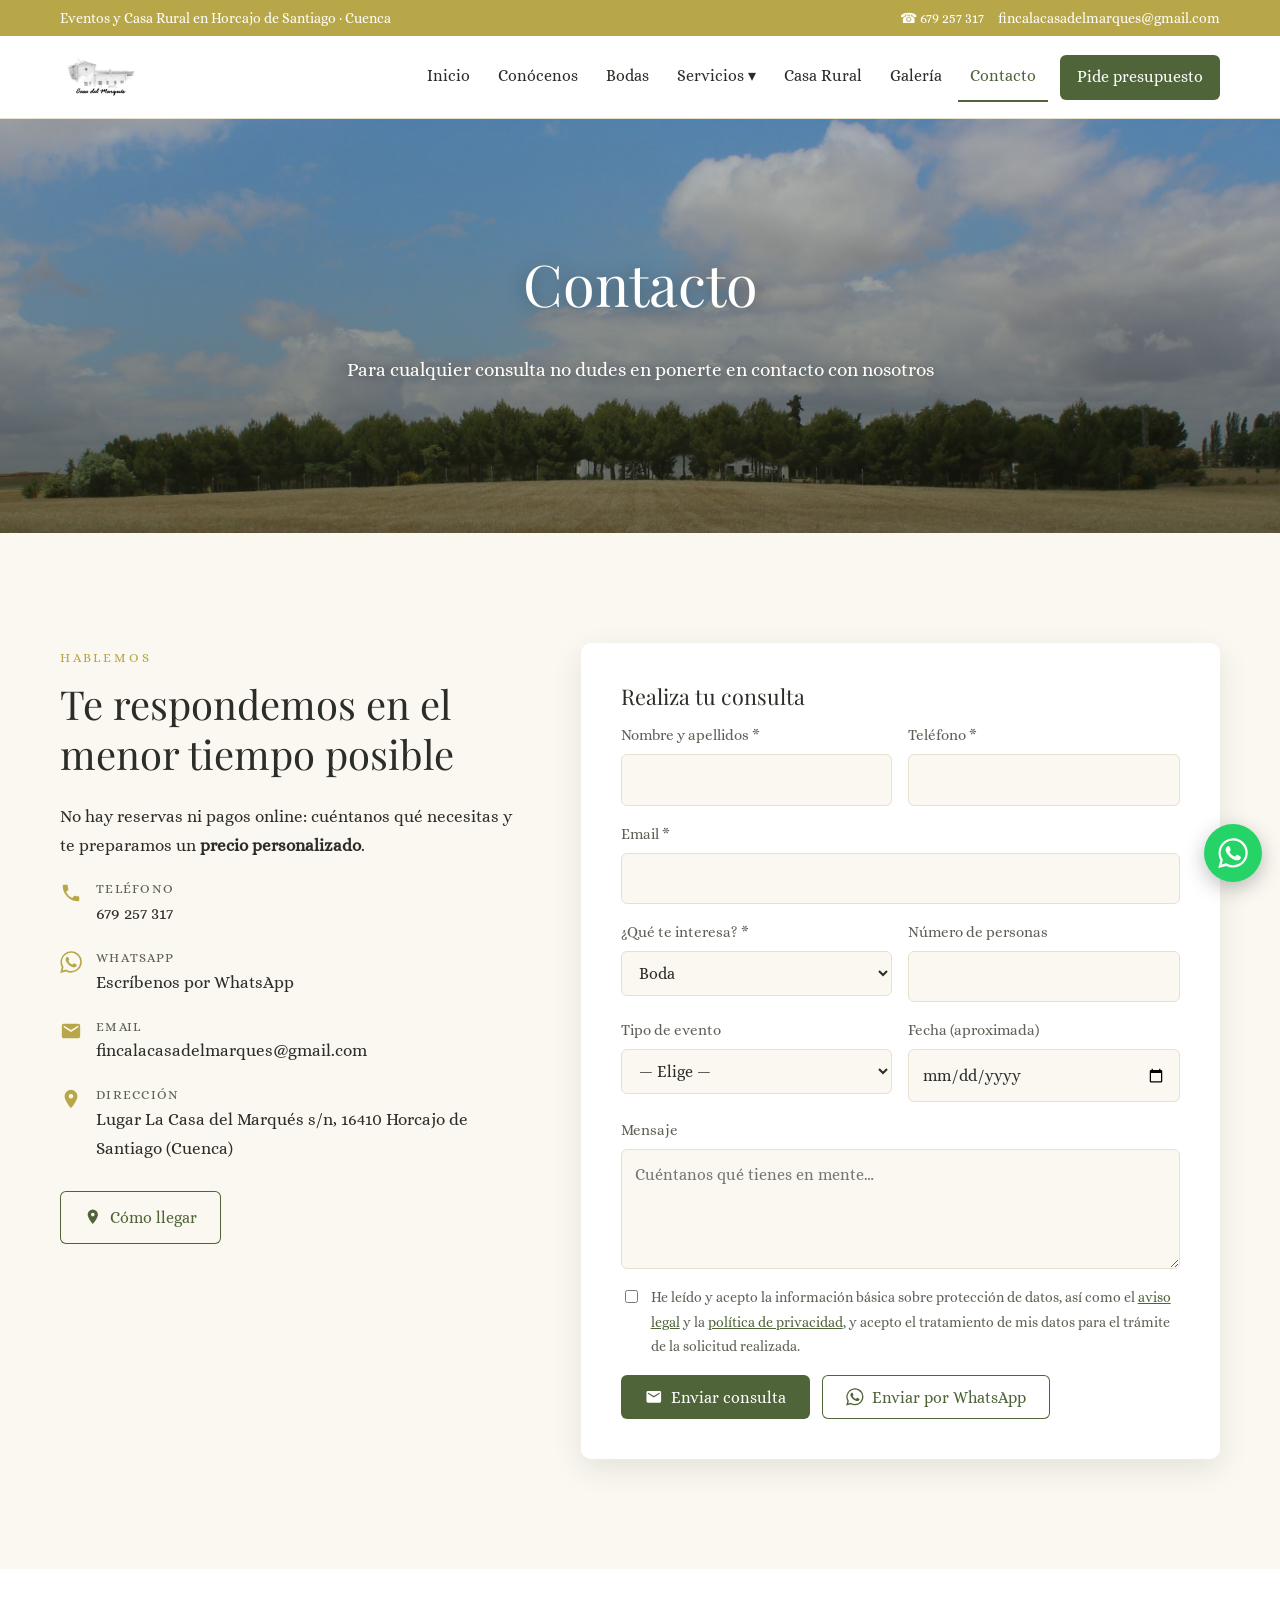
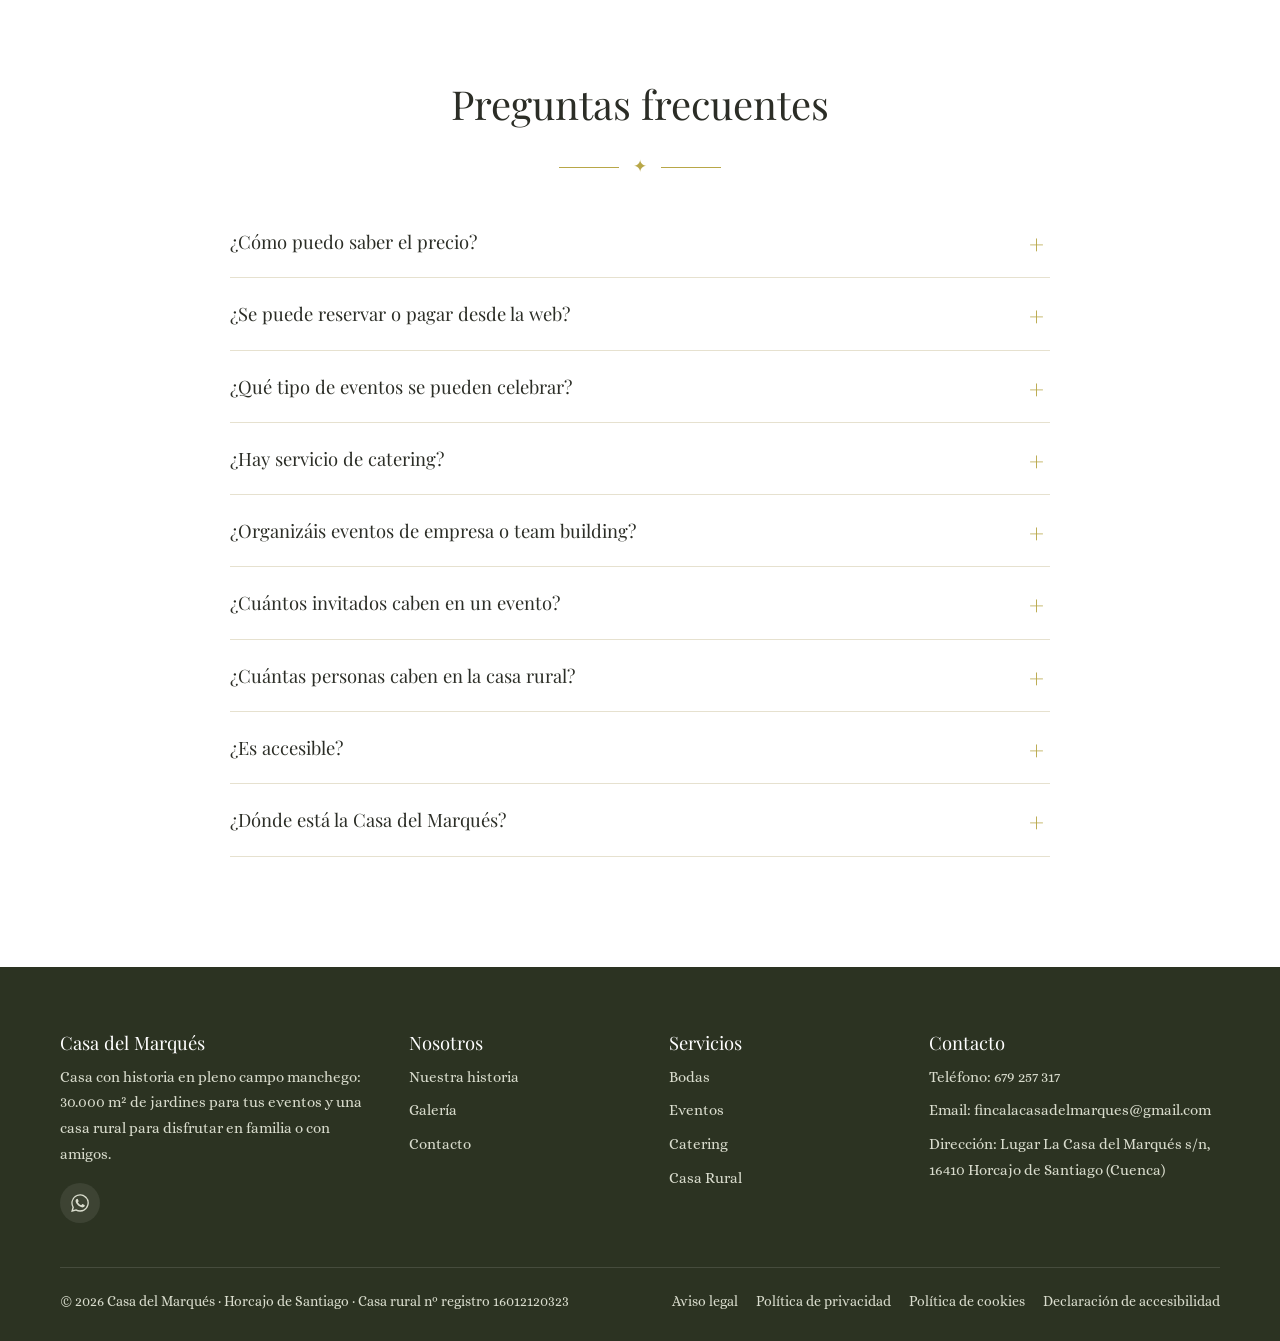
<file: web-casa-del-marques-FINAL/contacto/index.html>
<!doctype html>
<html lang="es">
<head>
<meta charset="utf-8">
<meta name="viewport" content="width=device-width, initial-scale=1">
<title>Contacto y presupuestos | Casa del Marqués</title>
<meta name="description" content="Contacta con la Casa del Marqués en Horcajo de Santiago: teléfono 679 257 317, WhatsApp o formulario. Te damos un precio personalizado.">
<link rel="canonical" href="https://lacasadelmarques.es/contacto/">
<meta property="og:type" content="website">
<meta property="og:site_name" content="Casa del Marqués">
<meta property="og:title" content="Contacto y presupuestos | Casa del Marqués">
<meta property="og:description" content="Contacta con la Casa del Marqués en Horcajo de Santiago: teléfono 679 257 317, WhatsApp o formulario. Te damos un precio personalizado.">
<meta property="og:url" content="https://lacasadelmarques.es/contacto/">
<meta property="og:image" content="https://lacasadelmarques.es/img/portada.jpg">
<meta property="og:locale" content="es_ES">
<meta name="theme-color" content="#4f6439">
<meta name="geo.region" content="ES-CU">
<meta name="geo.placename" content="Horcajo de Santiago">
<link rel="icon" href="../img/favicon.svg" type="image/svg+xml">
<link rel="preconnect" href="https://fonts.googleapis.com">
<link rel="preconnect" href="https://fonts.gstatic.com" crossorigin>
<link href="https://fonts.googleapis.com/css2?family=Alice&family=Playfair+Display:ital,wght@0,400;0,600;1,400&display=swap" rel="stylesheet">
<link rel="stylesheet" href="../css/estilos.css">

</head>
<body data-raiz="../">

<a class="trampa" href="#contenido">Saltar al contenido</a>
<div class="barra-top">
  <div class="contenedor">
    <span class="solo-escritorio">Eventos y Casa Rural en Horcajo de Santiago · Cuenca</span>
    <span class="redes">
      <a href="tel:+34679257317">☎ 679 257 317</a>
      <a href="mailto:fincalacasadelmarques@gmail.com" class="solo-escritorio">fincalacasadelmarques@gmail.com</a>
    </span>
  </div>
</div>
<header class="cabecera">
  <div class="contenedor">
    <a class="logo" href="../" aria-label="Casa del Marqués — inicio">
      <img src="../img/logo.png" alt="Casa del Marqués" width="120" height="62">
      <span class="logo-texto">Casa del Marqués<small>Horcajo de Santiago</small></span>
    </a>
    <button class="boton-menu" aria-label="Abrir menú" aria-expanded="false" aria-controls="nav"><span></span><span></span><span></span></button>
    <nav class="nav" id="nav" aria-label="Menú principal">
      <ul class="menu">
        <li><a href="../">Inicio</a></li>
        <li><a href="../conocenos/">Conócenos</a></li>
        <li><a href="../bodas/">Bodas</a></li>
        <li class="submenu"><a href="../eventos/">Servicios ▾</a>
          <ul>
            <li><a href="../eventos/">Eventos</a></li>
            <li><a href="../catering/">Catering</a></li>
          </ul>
        </li>
        <li><a href="../casa-rural/">Casa Rural</a></li>
        <li><a href="../galeria/">Galería</a></li>
        <li><a href="../contacto/" aria-current="page">Contacto</a></li>
        <li><a class="btn" href="../contacto/">Pide presupuesto</a></li>
      </ul>
    </nav>
  </div>
</header>
<main id="contenido">


<section class="hero hero--corto">
  <div class="foto-fondo"><img src="../img/galeria/exterior_5.jpg" alt="" fetchpriority="high"></div>
  <div class="contenido">
    <h1>Contacto</h1>
    <p>Para cualquier consulta no dudes en ponerte en contacto con nosotros</p>
    
  </div>
</section>
<section class="seccion seccion--crema">
  <div class="contenedor contacto-grid">
    <div class="aparece">
      <span class="antetitulo">Hablemos</span>
      <h2>Te respondemos en el menor tiempo posible</h2>
      <p>No hay reservas ni pagos online: cuéntanos qué necesitas y te preparamos un <strong>precio personalizado</strong>.</p>
      <ul class="datos-contacto">
        <li><svg viewBox="0 0 24 24" aria-hidden="true"><path d="M6.6 10.8a15.1 15.1 0 0 0 6.6 6.6l2.2-2.2c.3-.3.7-.4 1-.2 1.1.4 2.3.6 3.6.6.6 0 1 .4 1 1V20c0 .6-.4 1-1 1A17 17 0 0 1 3 4c0-.6.4-1 1-1h3.5c.6 0 1 .4 1 1 0 1.3.2 2.5.6 3.6.1.3 0 .7-.2 1z"/></svg><div><small>Teléfono</small><a href="tel:+34679257317">679 257 317</a></div></li>
        <li><svg viewBox="0 0 24 24" aria-hidden="true"><path d="M17.5 14.4c-.3-.1-1.8-.9-2-1s-.5-.1-.7.1-.8 1-.9 1.2-.3.2-.6.1a8 8 0 0 1-2.4-1.5 9 9 0 0 1-1.6-2c-.2-.3 0-.5.1-.6l.4-.5.3-.5v-.5l-.9-2.2c-.2-.6-.5-.5-.7-.5h-.6a1.1 1.1 0 0 0-.8.4 3.4 3.4 0 0 0-1 2.5 5.9 5.9 0 0 0 1.2 3.1 13.4 13.4 0 0 0 5.2 4.6c.7.3 1.3.5 1.7.6a4.2 4.2 0 0 0 1.9.1 3.1 3.1 0 0 0 2-1.4 2.5 2.5 0 0 0 .2-1.4c-.1-.1-.3-.2-.6-.3zM12 21.8a9.9 9.9 0 0 1-5-1.4l-.4-.2-3.7 1 1-3.6-.2-.4A9.9 9.9 0 1 1 12 21.8zm8.4-18.3A11.8 11.8 0 0 0 1.9 17.7L.2 24l6.4-1.7A11.8 11.8 0 0 0 23.8 12a11.7 11.7 0 0 0-3.4-8.5z"/></svg><div><small>WhatsApp</small><a href="https://wa.me/34679257317" target="_blank" rel="noopener">Escríbenos por WhatsApp</a></div></li>
        <li><svg viewBox="0 0 24 24" aria-hidden="true"><path d="M20 4H4a2 2 0 0 0-2 2v12c0 1.1.9 2 2 2h16a2 2 0 0 0 2-2V6a2 2 0 0 0-2-2zm0 4-8 5-8-5V6l8 5 8-5z"/></svg><div><small>Email</small><a href="mailto:fincalacasadelmarques@gmail.com">fincalacasadelmarques@gmail.com</a></div></li>
        <li><svg viewBox="0 0 24 24" aria-hidden="true"><path d="M12 2a7 7 0 0 0-7 7c0 5.2 7 13 7 13s7-7.8 7-13a7 7 0 0 0-7-7zm0 9.5a2.5 2.5 0 1 1 0-5 2.5 2.5 0 0 1 0 5z"/></svg><div><small>Dirección</small><a href="https://www.google.com/maps/search/?api=1&query=Casa+del+Marqu%C3%A9s+Horcajo+de+Santiago+Cuenca" target="_blank" rel="noopener">Lugar La Casa del Marqués s/n, 16410 Horcajo de Santiago (Cuenca)</a></div></li>
      </ul>
      <div class="botones">
        <a class="btn btn--borde" href="https://www.google.com/maps/search/?api=1&query=Casa+del+Marqu%C3%A9s+Horcajo+de+Santiago+Cuenca" target="_blank" rel="noopener"><svg viewBox="0 0 24 24" aria-hidden="true"><path d="M12 2a7 7 0 0 0-7 7c0 5.2 7 13 7 13s7-7.8 7-13a7 7 0 0 0-7-7zm0 9.5a2.5 2.5 0 1 1 0-5 2.5 2.5 0 0 1 0 5z"/></svg> Cómo llegar</a>
      </div>
    </div>

    <form class="formulario aparece" id="form-consulta" action="https://formsubmit.co/fincalacasadelmarques@gmail.com" method="POST">
      <h3>Realiza tu consulta</h3>
      <input type="hidden" name="_subject" value="Nueva consulta desde la web — Casa del Marqués">
      <input type="hidden" name="_template" value="table">
      <input type="hidden" name="_captcha" value="false">
      <input type="hidden" name="_next" value="https://lacasadelmarques.es/gracias/">
      <input type="text" name="_honey" class="trampa" tabindex="-1" autocomplete="off" aria-hidden="true">
      <div class="campos">
        <div class="campo"><label for="f-nombre">Nombre y apellidos *</label><input id="f-nombre" name="Nombre" required autocomplete="name"></div>
        <div class="campo"><label for="f-tel">Teléfono *</label><input id="f-tel" name="Teléfono" type="tel" required autocomplete="tel"></div>
        <div class="campo campo--ancho"><label for="f-email">Email *</label><input id="f-email" name="email" type="email" required autocomplete="email"></div>
        <div class="campo"><label for="f-tipo">¿Qué te interesa? *</label>
          <select id="f-tipo" name="Tipo de consulta" required>
            <option>Boda</option><option>Evento</option><option>Casa rural</option><option>Catering</option><option>Otra consulta</option>
          </select></div>
        <div class="campo"><label for="f-personas">Número de personas</label><input id="f-personas" name="Personas" type="number" min="1" inputmode="numeric"></div>
        <div class="campo solo-evento"><label for="f-evento">Tipo de evento</label>
          <select id="f-evento" name="Tipo de evento">
            <option value="">— Elige —</option><option>Boda</option><option>Bautizo</option><option>Comunión</option><option>Cumpleaños</option><option>Despedida de soltero/a</option><option>Reunión familiar</option><option>Empresa / retiro</option><option>Otro</option>
          </select></div>
        <div class="campo"><label for="f-fecha">Fecha (aproximada)</label><input id="f-fecha" name="Fecha" type="date"></div>
        <div class="solo-casa" hidden>
          <div class="campo"><label for="f-salida">Fecha de salida</label><input id="f-salida" name="Fecha de salida" type="date"></div>
        </div>
        <div class="campo campo--ancho"><label for="f-msg">Mensaje</label><textarea id="f-msg" name="Mensaje" placeholder="Cuéntanos qué tienes en mente…"></textarea></div>
        <label class="check"><input type="checkbox" required> <span>He leído y acepto la información básica sobre protección de datos, así como el <a href="../aviso-legal/">aviso legal</a> y la <a href="../privacidad/">política de privacidad</a>, y acepto el tratamiento de mis datos para el trámite de la solicitud realizada.</span></label>
        <div class="botones campo--ancho">
          <button class="btn" type="submit"><svg viewBox="0 0 24 24" aria-hidden="true"><path d="M20 4H4a2 2 0 0 0-2 2v12c0 1.1.9 2 2 2h16a2 2 0 0 0 2-2V6a2 2 0 0 0-2-2zm0 4-8 5-8-5V6l8 5 8-5z"/></svg> Enviar consulta</button>
          <button class="btn btn--borde" type="button" id="enviar-whatsapp"><svg viewBox="0 0 24 24" aria-hidden="true"><path d="M17.5 14.4c-.3-.1-1.8-.9-2-1s-.5-.1-.7.1-.8 1-.9 1.2-.3.2-.6.1a8 8 0 0 1-2.4-1.5 9 9 0 0 1-1.6-2c-.2-.3 0-.5.1-.6l.4-.5.3-.5v-.5l-.9-2.2c-.2-.6-.5-.5-.7-.5h-.6a1.1 1.1 0 0 0-.8.4 3.4 3.4 0 0 0-1 2.5 5.9 5.9 0 0 0 1.2 3.1 13.4 13.4 0 0 0 5.2 4.6c.7.3 1.3.5 1.7.6a4.2 4.2 0 0 0 1.9.1 3.1 3.1 0 0 0 2-1.4 2.5 2.5 0 0 0 .2-1.4c-.1-.1-.3-.2-.6-.3zM12 21.8a9.9 9.9 0 0 1-5-1.4l-.4-.2-3.7 1 1-3.6-.2-.4A9.9 9.9 0 1 1 12 21.8zm8.4-18.3A11.8 11.8 0 0 0 1.9 17.7L.2 24l6.4-1.7A11.8 11.8 0 0 0 23.8 12a11.7 11.7 0 0 0-3.4-8.5z"/></svg> Enviar por WhatsApp</button>
        </div>
      </div>
    </form>
  </div>
</section>
<section class="seccion">
  <div class="contenedor">
    <div class="centro"><h2>Preguntas frecuentes</h2><div class="adorno">✦</div></div>
    <div class="faq"><details><summary>¿Cómo puedo saber el precio?</summary><p>No tenemos tarifas cerradas: cada evento o estancia se presupuesta de forma personalizada. Escríbenos con la fecha aproximada, el número de personas y lo que quieres celebrar, y te enviamos un precio sin compromiso.</p></details>
<details><summary>¿Se puede reservar o pagar desde la web?</summary><p>No. Preferimos hablar contigo directamente para entender lo que necesitas. Escríbenos por el formulario, WhatsApp o teléfono y te atenderemos personalmente.</p></details>
<details><summary>¿Qué tipo de eventos se pueden celebrar?</summary><p>Bodas, bautizos, comuniones, cumpleaños, despedidas de soltero/a, reuniones familiares, jubilaciones, retiros, actividades de team building y reuniones de grupo o de empresa… ¡y lo que quieras celebrar! Disponemos de 30.000 m² de jardines y praderas.</p></details>
<details><summary>¿Hay servicio de catering?</summary><p>Trabajamos con empresas de catering de confianza y te ponemos en contacto con ellas para que elijas el menú que mejor se adapte a tu celebración y a tu presupuesto.</p></details>
<details><summary>¿Organizáis eventos de empresa o team building?</summary><p>Sí. La finca es ideal para jornadas de team building, reuniones de grupo y encuentros de empresa en plena naturaleza, con 30.000 m² de jardines y praderas. Cuéntanos qué necesitas y te preparamos una propuesta.</p></details>
<details><summary>¿Cuántos invitados caben en un evento?</summary><p>Hasta 300 invitados. Además, parte de ellos puede alojarse en la casa rural de la finca.</p></details>
<details><summary>¿Cuántas personas caben en la casa rural?</summary><p>La casa rural tiene 10 plazas en 5 dormitorios, ampliables con 2 sofás cama de matrimonio (4 plazas más) y una cuna de viaje.</p></details>
<details><summary>¿Es accesible?</summary><p>Sí. La casa está en planta baja y cuenta con aseos adaptados.</p></details>
<details><summary>¿Dónde está la Casa del Marqués?</summary><p>En pleno campo, en el término municipal de Horcajo de Santiago (Cuenca), en la Mancha conquense, dentro de una Zona de Especial Protección para las Aves (ZEPA) de la Red Natura 2000. Está a algo más de una hora en coche de Madrid y muy cerca de Tarancón, Uclés y el Parque Arqueológico de Segóbriga. Te enviamos la ubicación exacta al contactar.</p></details></div>
  </div>
</section>

</main>

<footer class="pie-web">
  <div class="contenedor">
    <div class="pie-columnas">
      <div>
        <h4>Casa del Marqués</h4>
        <p>Casa con historia en pleno campo manchego: 30.000 m² de jardines para tus eventos y una casa rural para disfrutar en familia o con amigos.</p>
        <div class="redes">
          <a href="https://wa.me/34679257317" target="_blank" rel="noopener" aria-label="WhatsApp"><svg viewBox="0 0 24 24" aria-hidden="true"><path d="M17.5 14.4c-.3-.1-1.8-.9-2-1s-.5-.1-.7.1-.8 1-.9 1.2-.3.2-.6.1a8 8 0 0 1-2.4-1.5 9 9 0 0 1-1.6-2c-.2-.3 0-.5.1-.6l.4-.5.3-.5v-.5l-.9-2.2c-.2-.6-.5-.5-.7-.5h-.6a1.1 1.1 0 0 0-.8.4 3.4 3.4 0 0 0-1 2.5 5.9 5.9 0 0 0 1.2 3.1 13.4 13.4 0 0 0 5.2 4.6c.7.3 1.3.5 1.7.6a4.2 4.2 0 0 0 1.9.1 3.1 3.1 0 0 0 2-1.4 2.5 2.5 0 0 0 .2-1.4c-.1-.1-.3-.2-.6-.3zM12 21.8a9.9 9.9 0 0 1-5-1.4l-.4-.2-3.7 1 1-3.6-.2-.4A9.9 9.9 0 1 1 12 21.8zm8.4-18.3A11.8 11.8 0 0 0 1.9 17.7L.2 24l6.4-1.7A11.8 11.8 0 0 0 23.8 12a11.7 11.7 0 0 0-3.4-8.5z"/></svg></a>
        </div>
      </div>
      <div>
        <h4>Nosotros</h4>
        <ul>
          <li><a href="../conocenos/">Nuestra historia</a></li>
          <li><a href="../galeria/">Galería</a></li>
          <li><a href="../contacto/">Contacto</a></li>
        </ul>
      </div>
      <div>
        <h4>Servicios</h4>
        <ul>
          <li><a href="../bodas/">Bodas</a></li>
          <li><a href="../eventos/">Eventos</a></li>
          <li><a href="../catering/">Catering</a></li>
          <li><a href="../casa-rural/">Casa Rural</a></li>
        </ul>
      </div>
      <div>
        <h4>Contacto</h4>
        <ul>
          <li>Teléfono: <a href="tel:+34679257317">679 257 317</a></li>
          <li>Email: <a href="mailto:fincalacasadelmarques@gmail.com">fincalacasadelmarques@gmail.com</a></li>
          <li>Dirección: <a href="https://www.google.com/maps/search/?api=1&query=Casa+del+Marqu%C3%A9s+Horcajo+de+Santiago+Cuenca" target="_blank" rel="noopener">Lugar La Casa del Marqués s/n, 16410 Horcajo de Santiago (Cuenca)</a></li>
        </ul>
      </div>
    </div>
    <div class="pie-legal">
      <span>© <span id="anio">2026</span> Casa del Marqués · Horcajo de Santiago · Casa rural nº registro 16012120323</span>
      <nav aria-label="Legal">
        <a href="../aviso-legal/">Aviso legal</a>
        <a href="../privacidad/">Política de privacidad</a>
        <a href="../cookies/">Política de cookies</a>
        <a href="../accesibilidad/">Declaración de accesibilidad</a>
      </nav>
    </div>
  </div>
</footer>
<a class="whatsapp-flotante" href="https://wa.me/34679257317?text=Hola%2C%20quer%C3%ADa%20informaci%C3%B3n%20sobre%20la%20Casa%20del%20Marqu%C3%A9s" target="_blank" rel="noopener" aria-label="Escríbenos por WhatsApp"><svg viewBox="0 0 24 24" aria-hidden="true"><path d="M17.5 14.4c-.3-.1-1.8-.9-2-1s-.5-.1-.7.1-.8 1-.9 1.2-.3.2-.6.1a8 8 0 0 1-2.4-1.5 9 9 0 0 1-1.6-2c-.2-.3 0-.5.1-.6l.4-.5.3-.5v-.5l-.9-2.2c-.2-.6-.5-.5-.7-.5h-.6a1.1 1.1 0 0 0-.8.4 3.4 3.4 0 0 0-1 2.5 5.9 5.9 0 0 0 1.2 3.1 13.4 13.4 0 0 0 5.2 4.6c.7.3 1.3.5 1.7.6a4.2 4.2 0 0 0 1.9.1 3.1 3.1 0 0 0 2-1.4 2.5 2.5 0 0 0 .2-1.4c-.1-.1-.3-.2-.6-.3zM12 21.8a9.9 9.9 0 0 1-5-1.4l-.4-.2-3.7 1 1-3.6-.2-.4A9.9 9.9 0 1 1 12 21.8zm8.4-18.3A11.8 11.8 0 0 0 1.9 17.7L.2 24l6.4-1.7A11.8 11.8 0 0 0 23.8 12a11.7 11.7 0 0 0-3.4-8.5z"/></svg></a>

<script src="../js/main.js"></script>
</body>
</html>
</file>
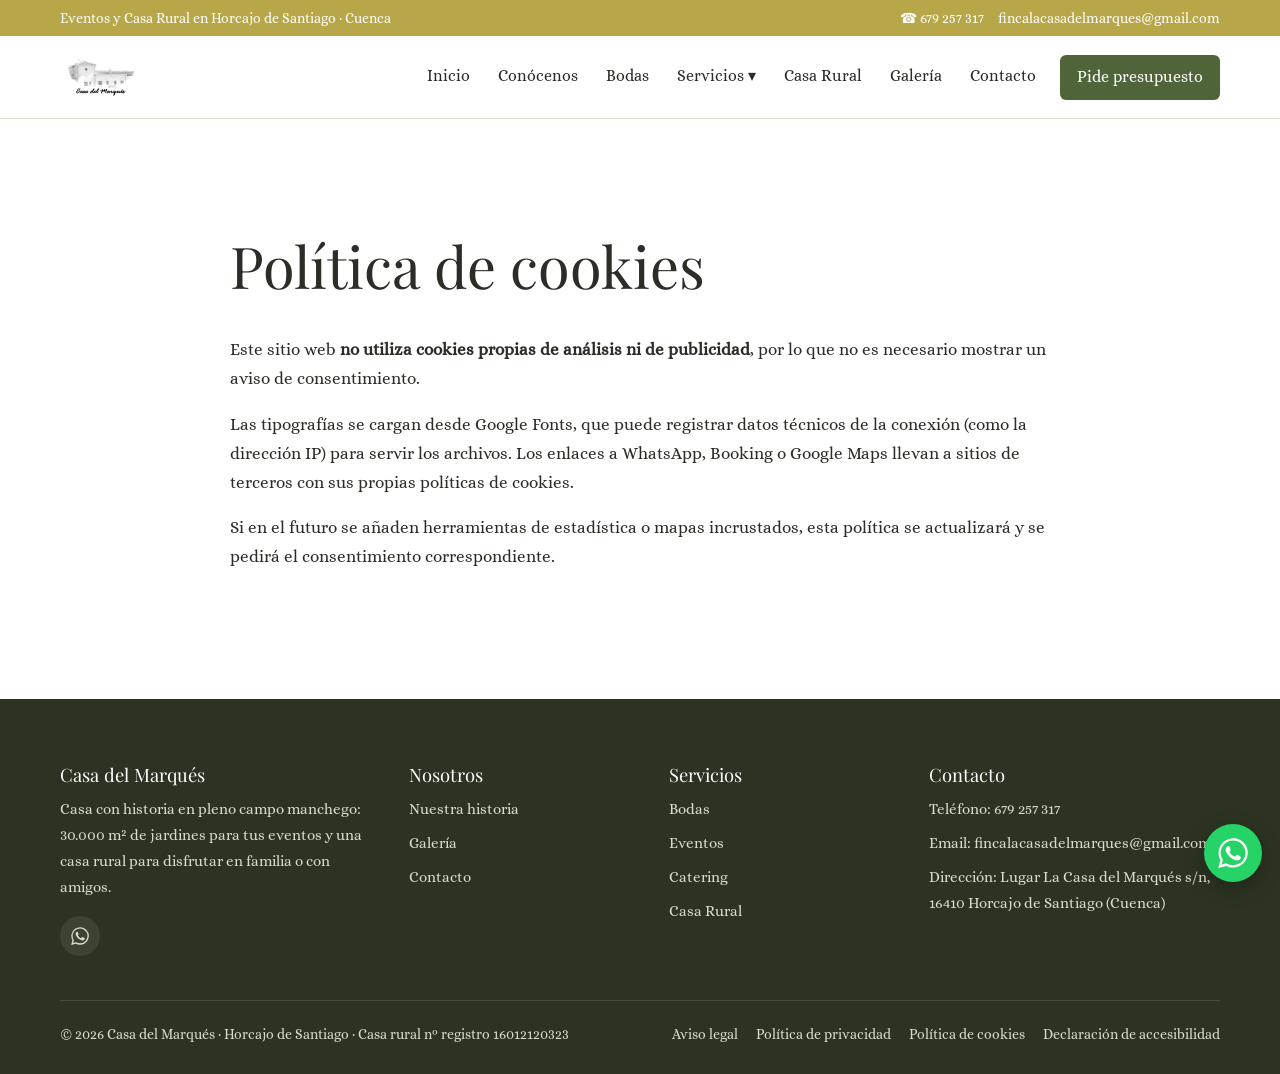
<file: web-casa-del-marques-FINAL/cookies/index.html>
<!doctype html>
<html lang="es">
<head>
<meta charset="utf-8">
<meta name="viewport" content="width=device-width, initial-scale=1">
<title>Política de cookies | Casa del Marqués</title>
<meta name="description" content="Política de cookies de la Casa del Marqués.">
<link rel="canonical" href="https://lacasadelmarques.es/cookies/">
<meta property="og:type" content="website">
<meta property="og:site_name" content="Casa del Marqués">
<meta property="og:title" content="Política de cookies | Casa del Marqués">
<meta property="og:description" content="Política de cookies de la Casa del Marqués.">
<meta property="og:url" content="https://lacasadelmarques.es/cookies/">
<meta property="og:image" content="https://lacasadelmarques.es/img/portada.jpg">
<meta property="og:locale" content="es_ES">
<meta name="theme-color" content="#4f6439">
<meta name="geo.region" content="ES-CU">
<meta name="geo.placename" content="Horcajo de Santiago">
<link rel="icon" href="../img/favicon.svg" type="image/svg+xml">
<link rel="preconnect" href="https://fonts.googleapis.com">
<link rel="preconnect" href="https://fonts.gstatic.com" crossorigin>
<link href="https://fonts.googleapis.com/css2?family=Alice&family=Playfair+Display:ital,wght@0,400;0,600;1,400&display=swap" rel="stylesheet">
<link rel="stylesheet" href="../css/estilos.css">

</head>
<body data-raiz="../">

<a class="trampa" href="#contenido">Saltar al contenido</a>
<div class="barra-top">
  <div class="contenedor">
    <span class="solo-escritorio">Eventos y Casa Rural en Horcajo de Santiago · Cuenca</span>
    <span class="redes">
      <a href="tel:+34679257317">☎ 679 257 317</a>
      <a href="mailto:fincalacasadelmarques@gmail.com" class="solo-escritorio">fincalacasadelmarques@gmail.com</a>
    </span>
  </div>
</div>
<header class="cabecera">
  <div class="contenedor">
    <a class="logo" href="../" aria-label="Casa del Marqués — inicio">
      <img src="../img/logo.png" alt="Casa del Marqués" width="120" height="62">
      <span class="logo-texto">Casa del Marqués<small>Horcajo de Santiago</small></span>
    </a>
    <button class="boton-menu" aria-label="Abrir menú" aria-expanded="false" aria-controls="nav"><span></span><span></span><span></span></button>
    <nav class="nav" id="nav" aria-label="Menú principal">
      <ul class="menu">
        <li><a href="../">Inicio</a></li>
        <li><a href="../conocenos/">Conócenos</a></li>
        <li><a href="../bodas/">Bodas</a></li>
        <li class="submenu"><a href="../eventos/">Servicios ▾</a>
          <ul>
            <li><a href="../eventos/">Eventos</a></li>
            <li><a href="../catering/">Catering</a></li>
          </ul>
        </li>
        <li><a href="../casa-rural/">Casa Rural</a></li>
        <li><a href="../galeria/">Galería</a></li>
        <li><a href="../contacto/">Contacto</a></li>
        <li><a class="btn" href="../contacto/">Pide presupuesto</a></li>
      </ul>
    </nav>
  </div>
</header>
<main id="contenido">
<section class="seccion"><div class="contenedor texto-legal"><h1>Política de cookies</h1>
<p>Este sitio web <strong>no utiliza cookies propias de análisis ni de publicidad</strong>, por lo que no es necesario mostrar un aviso de consentimiento.</p>
<p>Las tipografías se cargan desde Google Fonts, que puede registrar datos técnicos de la conexión (como la dirección IP) para servir los archivos. Los enlaces a WhatsApp, Booking o Google Maps llevan a sitios de terceros con sus propias políticas de cookies.</p>
<p>Si en el futuro se añaden herramientas de estadística o mapas incrustados, esta política se actualizará y se pedirá el consentimiento correspondiente.</p></div></section>
</main>

<footer class="pie-web">
  <div class="contenedor">
    <div class="pie-columnas">
      <div>
        <h4>Casa del Marqués</h4>
        <p>Casa con historia en pleno campo manchego: 30.000 m² de jardines para tus eventos y una casa rural para disfrutar en familia o con amigos.</p>
        <div class="redes">
          <a href="https://wa.me/34679257317" target="_blank" rel="noopener" aria-label="WhatsApp"><svg viewBox="0 0 24 24" aria-hidden="true"><path d="M17.5 14.4c-.3-.1-1.8-.9-2-1s-.5-.1-.7.1-.8 1-.9 1.2-.3.2-.6.1a8 8 0 0 1-2.4-1.5 9 9 0 0 1-1.6-2c-.2-.3 0-.5.1-.6l.4-.5.3-.5v-.5l-.9-2.2c-.2-.6-.5-.5-.7-.5h-.6a1.1 1.1 0 0 0-.8.4 3.4 3.4 0 0 0-1 2.5 5.9 5.9 0 0 0 1.2 3.1 13.4 13.4 0 0 0 5.2 4.6c.7.3 1.3.5 1.7.6a4.2 4.2 0 0 0 1.9.1 3.1 3.1 0 0 0 2-1.4 2.5 2.5 0 0 0 .2-1.4c-.1-.1-.3-.2-.6-.3zM12 21.8a9.9 9.9 0 0 1-5-1.4l-.4-.2-3.7 1 1-3.6-.2-.4A9.9 9.9 0 1 1 12 21.8zm8.4-18.3A11.8 11.8 0 0 0 1.9 17.7L.2 24l6.4-1.7A11.8 11.8 0 0 0 23.8 12a11.7 11.7 0 0 0-3.4-8.5z"/></svg></a>
        </div>
      </div>
      <div>
        <h4>Nosotros</h4>
        <ul>
          <li><a href="../conocenos/">Nuestra historia</a></li>
          <li><a href="../galeria/">Galería</a></li>
          <li><a href="../contacto/">Contacto</a></li>
        </ul>
      </div>
      <div>
        <h4>Servicios</h4>
        <ul>
          <li><a href="../bodas/">Bodas</a></li>
          <li><a href="../eventos/">Eventos</a></li>
          <li><a href="../catering/">Catering</a></li>
          <li><a href="../casa-rural/">Casa Rural</a></li>
        </ul>
      </div>
      <div>
        <h4>Contacto</h4>
        <ul>
          <li>Teléfono: <a href="tel:+34679257317">679 257 317</a></li>
          <li>Email: <a href="mailto:fincalacasadelmarques@gmail.com">fincalacasadelmarques@gmail.com</a></li>
          <li>Dirección: <a href="https://www.google.com/maps/search/?api=1&query=Casa+del+Marqu%C3%A9s+Horcajo+de+Santiago+Cuenca" target="_blank" rel="noopener">Lugar La Casa del Marqués s/n, 16410 Horcajo de Santiago (Cuenca)</a></li>
        </ul>
      </div>
    </div>
    <div class="pie-legal">
      <span>© <span id="anio">2026</span> Casa del Marqués · Horcajo de Santiago · Casa rural nº registro 16012120323</span>
      <nav aria-label="Legal">
        <a href="../aviso-legal/">Aviso legal</a>
        <a href="../privacidad/">Política de privacidad</a>
        <a href="../cookies/">Política de cookies</a>
        <a href="../accesibilidad/">Declaración de accesibilidad</a>
      </nav>
    </div>
  </div>
</footer>
<a class="whatsapp-flotante" href="https://wa.me/34679257317?text=Hola%2C%20quer%C3%ADa%20informaci%C3%B3n%20sobre%20la%20Casa%20del%20Marqu%C3%A9s" target="_blank" rel="noopener" aria-label="Escríbenos por WhatsApp"><svg viewBox="0 0 24 24" aria-hidden="true"><path d="M17.5 14.4c-.3-.1-1.8-.9-2-1s-.5-.1-.7.1-.8 1-.9 1.2-.3.2-.6.1a8 8 0 0 1-2.4-1.5 9 9 0 0 1-1.6-2c-.2-.3 0-.5.1-.6l.4-.5.3-.5v-.5l-.9-2.2c-.2-.6-.5-.5-.7-.5h-.6a1.1 1.1 0 0 0-.8.4 3.4 3.4 0 0 0-1 2.5 5.9 5.9 0 0 0 1.2 3.1 13.4 13.4 0 0 0 5.2 4.6c.7.3 1.3.5 1.7.6a4.2 4.2 0 0 0 1.9.1 3.1 3.1 0 0 0 2-1.4 2.5 2.5 0 0 0 .2-1.4c-.1-.1-.3-.2-.6-.3zM12 21.8a9.9 9.9 0 0 1-5-1.4l-.4-.2-3.7 1 1-3.6-.2-.4A9.9 9.9 0 1 1 12 21.8zm8.4-18.3A11.8 11.8 0 0 0 1.9 17.7L.2 24l6.4-1.7A11.8 11.8 0 0 0 23.8 12a11.7 11.7 0 0 0-3.4-8.5z"/></svg></a>

<script src="../js/main.js"></script>
</body>
</html>
</file>
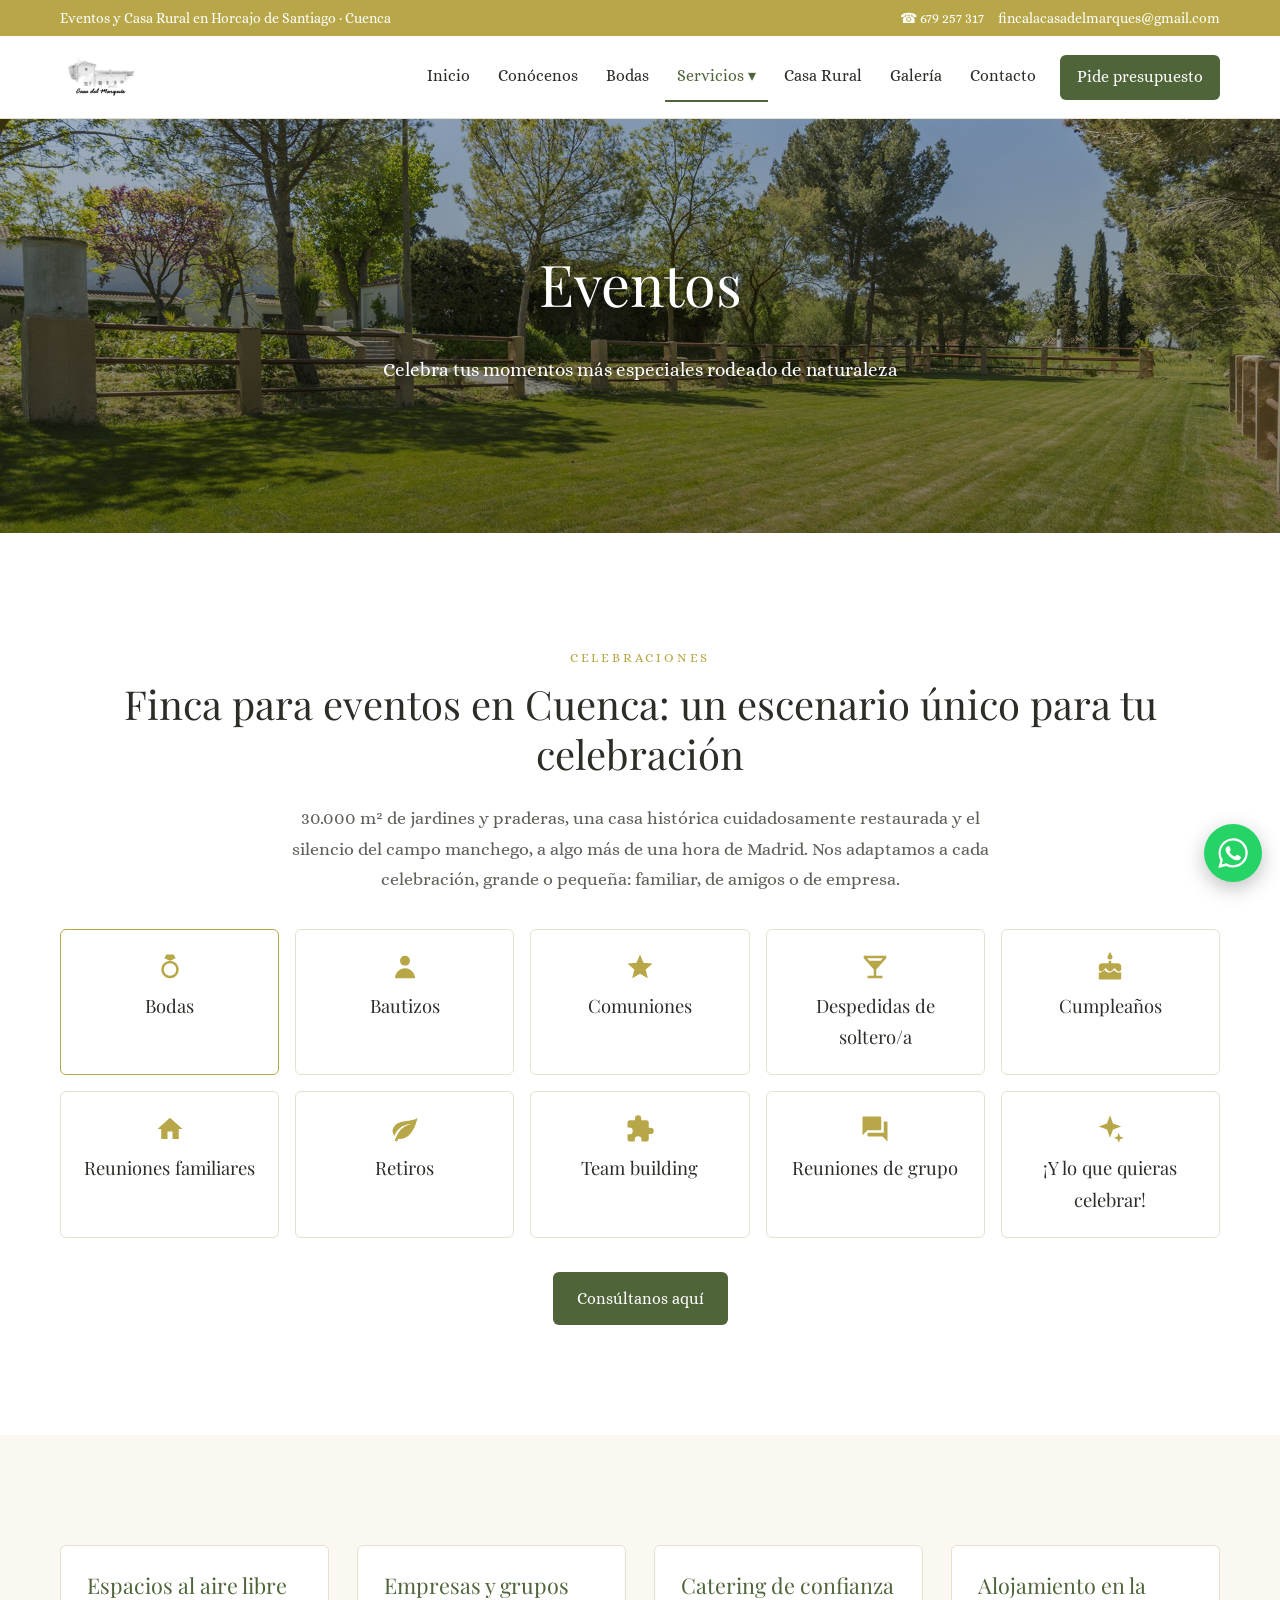
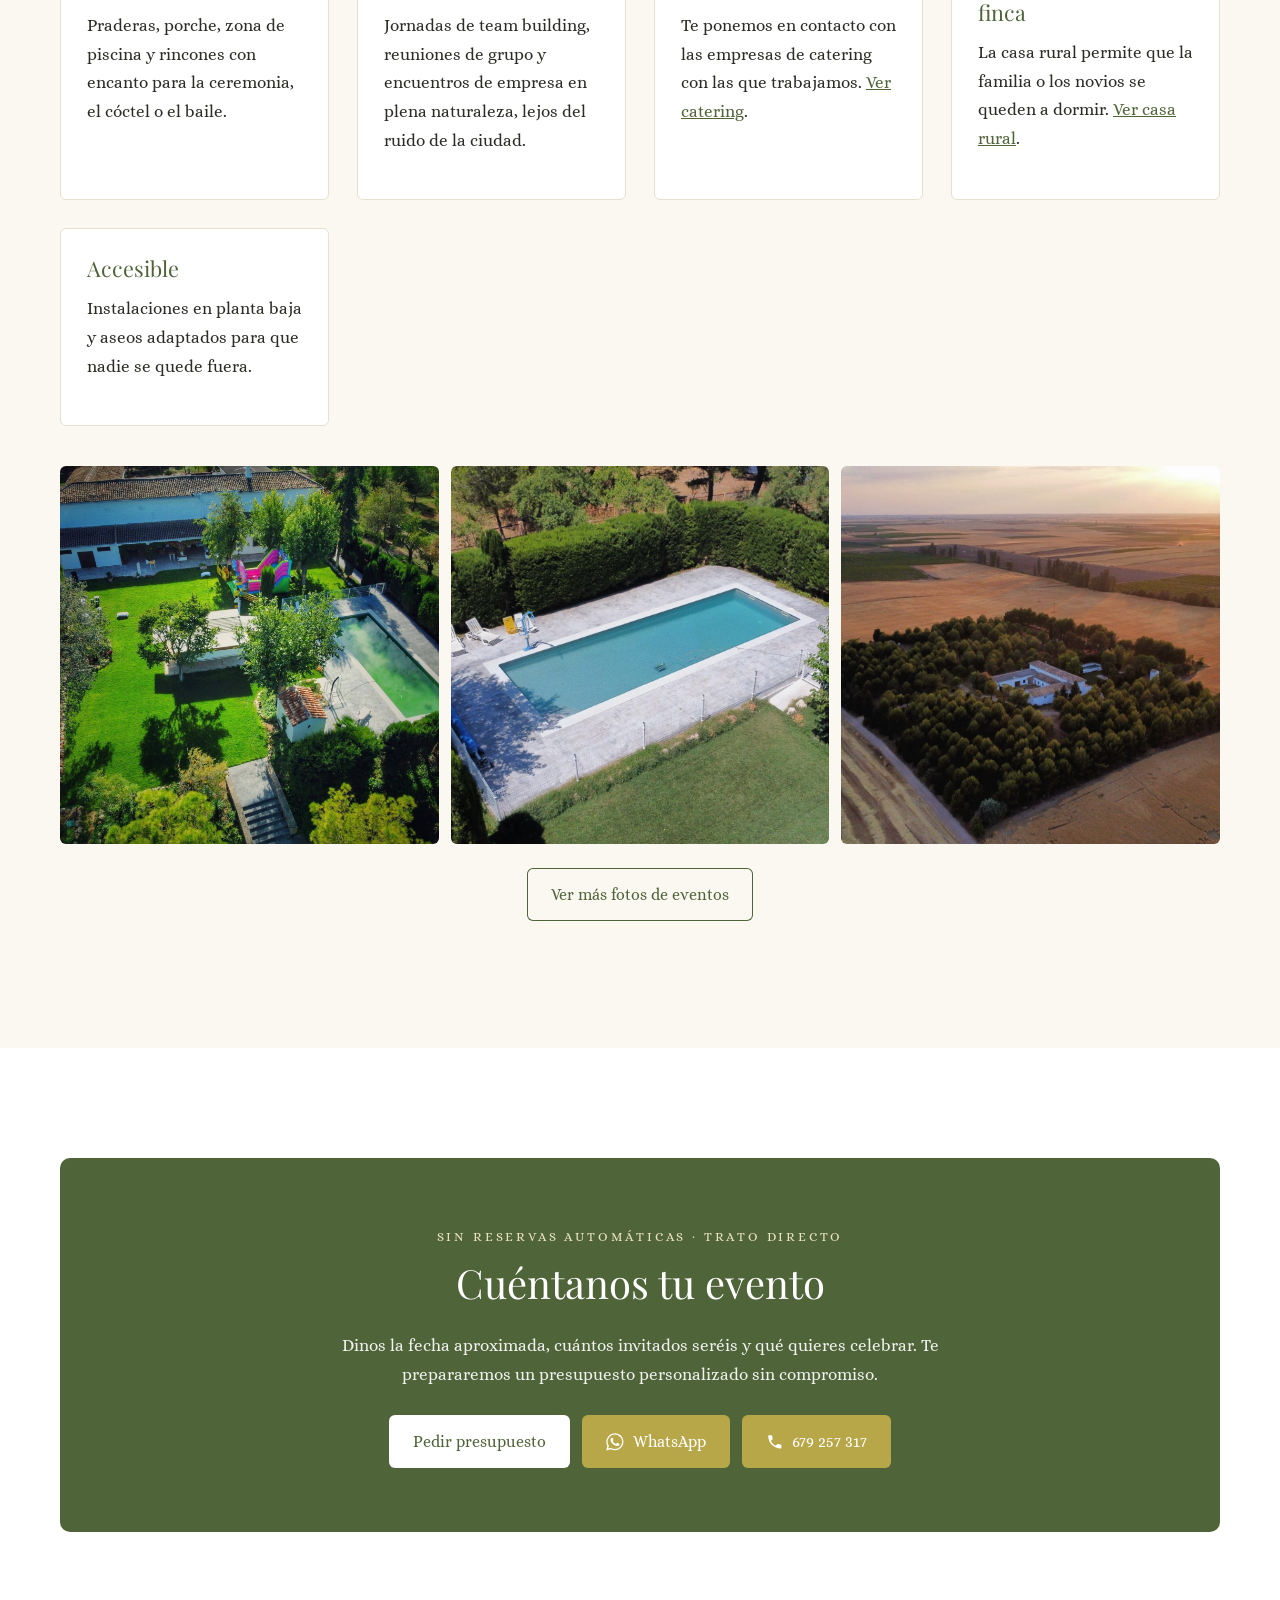
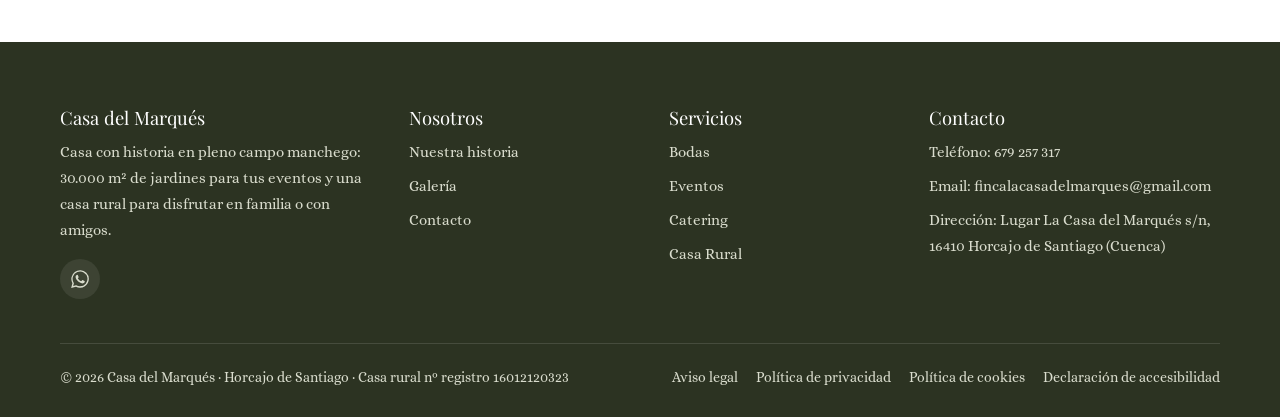
<file: web-casa-del-marques-FINAL/eventos/index.html>
<!doctype html>
<html lang="es">
<head>
<meta charset="utf-8">
<meta name="viewport" content="width=device-width, initial-scale=1">
<title>Finca para bodas, comuniones y eventos en Cuenca | Casa del Marqués</title>
<meta name="description" content="Finca para eventos en Cuenca: bodas, bautizos, comuniones, cumpleaños, team building y reuniones de grupo en 30.000 m² de jardines en Horcajo de Santiago. Presupuesto personalizado.">
<link rel="canonical" href="https://lacasadelmarques.es/eventos/">
<meta property="og:type" content="website">
<meta property="og:site_name" content="Casa del Marqués">
<meta property="og:title" content="Finca para bodas, comuniones y eventos en Cuenca | Casa del Marqués">
<meta property="og:description" content="Finca para eventos en Cuenca: bodas, bautizos, comuniones, cumpleaños, team building y reuniones de grupo en 30.000 m² de jardines en Horcajo de Santiago. Presupuesto personalizado.">
<meta property="og:url" content="https://lacasadelmarques.es/eventos/">
<meta property="og:image" content="https://lacasadelmarques.es/img/portada.jpg">
<meta property="og:locale" content="es_ES">
<meta name="theme-color" content="#4f6439">
<meta name="geo.region" content="ES-CU">
<meta name="geo.placename" content="Horcajo de Santiago">
<link rel="icon" href="../img/favicon.svg" type="image/svg+xml">
<link rel="preconnect" href="https://fonts.googleapis.com">
<link rel="preconnect" href="https://fonts.gstatic.com" crossorigin>
<link href="https://fonts.googleapis.com/css2?family=Alice&family=Playfair+Display:ital,wght@0,400;0,600;1,400&display=swap" rel="stylesheet">
<link rel="stylesheet" href="../css/estilos.css">

</head>
<body data-raiz="../">

<a class="trampa" href="#contenido">Saltar al contenido</a>
<div class="barra-top">
  <div class="contenedor">
    <span class="solo-escritorio">Eventos y Casa Rural en Horcajo de Santiago · Cuenca</span>
    <span class="redes">
      <a href="tel:+34679257317">☎ 679 257 317</a>
      <a href="mailto:fincalacasadelmarques@gmail.com" class="solo-escritorio">fincalacasadelmarques@gmail.com</a>
    </span>
  </div>
</div>
<header class="cabecera">
  <div class="contenedor">
    <a class="logo" href="../" aria-label="Casa del Marqués — inicio">
      <img src="../img/logo.png" alt="Casa del Marqués" width="120" height="62">
      <span class="logo-texto">Casa del Marqués<small>Horcajo de Santiago</small></span>
    </a>
    <button class="boton-menu" aria-label="Abrir menú" aria-expanded="false" aria-controls="nav"><span></span><span></span><span></span></button>
    <nav class="nav" id="nav" aria-label="Menú principal">
      <ul class="menu">
        <li><a href="../">Inicio</a></li>
        <li><a href="../conocenos/">Conócenos</a></li>
        <li><a href="../bodas/">Bodas</a></li>
        <li class="submenu"><a href="../eventos/" aria-current="page">Servicios ▾</a>
          <ul>
            <li><a href="../eventos/" aria-current="page">Eventos</a></li>
            <li><a href="../catering/">Catering</a></li>
          </ul>
        </li>
        <li><a href="../casa-rural/">Casa Rural</a></li>
        <li><a href="../galeria/">Galería</a></li>
        <li><a href="../contacto/">Contacto</a></li>
        <li><a class="btn" href="../contacto/">Pide presupuesto</a></li>
      </ul>
    </nav>
  </div>
</header>
<main id="contenido">


<section class="hero hero--corto">
  <div class="foto-fondo"><img src="../img/galeria/pradera-cesped-eventos.jpg" alt="" fetchpriority="high"></div>
  <div class="contenido">
    <h1>Eventos</h1>
    <p>Celebra tus momentos más especiales rodeado de naturaleza</p>
    
  </div>
</section>
<section class="seccion">
  <div class="contenedor centro aparece">
    <span class="antetitulo">Celebraciones</span>
    <h2>Finca para eventos en Cuenca: un escenario único para tu celebración</h2>
    <p class="lead">30.000 m² de jardines y praderas, una casa histórica cuidadosamente restaurada y el silencio del campo manchego, a algo más de una hora de Madrid. Nos adaptamos a cada celebración, grande o pequeña: familiar, de amigos o de empresa.</p>
    <ul class="eventos-lista"><li><a href="../bodas/" class="enlace-boda"><svg viewBox="0 0 24 24" aria-hidden="true"><path d="M12 7a7 7 0 1 0 0 14 7 7 0 0 0 0-14zm0 12a5 5 0 1 1 0-10 5 5 0 0 1 0 10zM9 2h6l1.5 3-4.5 2-4.5-2z"/></svg>Bodas</a></li><li><svg viewBox="0 0 24 24" aria-hidden="true"><circle cx="12" cy="7" r="4"/><path d="M4 21c0-4.4 3.6-8 8-8s8 3.6 8 8z"/></svg>Bautizos</li><li><svg viewBox="0 0 24 24" aria-hidden="true"><path d="m12 17.3 6.2 3.7-1.6-7L22 9.2l-7.2-.6L12 2 9.2 8.6 2 9.2 7.4 14l-1.6 7z"/></svg>Comuniones</li><li><svg viewBox="0 0 24 24" aria-hidden="true"><path d="M21 5V3H3v2l8 9v5H6v2h12v-2h-5v-5zM7.4 7 5.7 5h12.6l-1.8 2z"/></svg>Despedidas de soltero/a</li><li><svg viewBox="0 0 24 24" aria-hidden="true"><path d="M12 6a2 2 0 0 0 2-2c0-.4-.1-.7-.3-1L12 0l-1.7 3c-.2.3-.3.6-.3 1a2 2 0 0 0 2 2zm6 3h-5V7h-2v2H6a3 3 0 0 0-3 3v1.5c0 1.1.9 2 2 2 .5 0 1-.2 1.4-.6l2.1-2.1 2.1 2.1c.8.8 2 .8 2.8 0l2.1-2.1 2.1 2.1c.4.4.9.6 1.4.6 1.1 0 2-.9 2-2V12a3 3 0 0 0-3-3zm1 7.4c-1 0-2-.4-2.8-1.1l-1.1-1-1 1c-1.5 1.5-4.1 1.5-5.6 0l-1-1-1.1 1c-.8.7-1.7 1.1-2.8 1.1H3V21c0 .6.4 1 1 1h16c.6 0 1-.4 1-1v-4.6z"/></svg>Cumpleaños</li><li><svg viewBox="0 0 24 24" aria-hidden="true"><path d="M10 20v-6h4v6h5v-8h3L12 3 2 12h3v8z"/></svg>Reuniones familiares</li><li><svg viewBox="0 0 24 24" aria-hidden="true"><path d="M17 8C8 10 5.9 16.2 3.8 21.3l1.9.7 1-2.3c.5.2 1 .3 1.3.3C19 20 22 3 22 3c-1 2-8 2.3-13 3.3S2 11.5 2 13.5s1.8 3.8 1.8 3.8C7 8 17 8 17 8z"/></svg>Retiros</li><li><svg viewBox="0 0 24 24" aria-hidden="true"><path d="M20.5 11H19V7a2 2 0 0 0-2-2h-4V3.5a2.5 2.5 0 0 0-5 0V5H4a2 2 0 0 0-2 2v3.8h1.5a2.7 2.7 0 0 1 0 5.4H2V20a2 2 0 0 0 2 2h3.8v-1.5a2.7 2.7 0 0 1 5.4 0V22H17a2 2 0 0 0 2-2v-4h1.5a2.5 2.5 0 0 0 0-5z"/></svg>Team building</li><li><svg viewBox="0 0 24 24" aria-hidden="true"><path d="M21 6h-2v9H6v2c0 .6.4 1 1 1h11l4 4V7c0-.6-.4-1-1-1zm-4 6V3c0-.6-.4-1-1-1H3c-.6 0-1 .4-1 1v14l4-4h10c.6 0 1-.4 1-1z"/></svg>Reuniones de grupo</li><li><svg viewBox="0 0 24 24" aria-hidden="true"><path d="M12 1l2.4 6.6L21 10l-6.6 2.4L12 19l-2.4-6.6L3 10l6.6-2.4zM19 15l1.1 2.9L23 19l-2.9 1.1L19 23l-1.1-2.9L15 19l2.9-1.1z"/></svg>¡Y lo que quieras celebrar!</li></ul>
    <a class="btn" href="../contacto/?tipo=evento">Consúltanos aquí</a>
  </div>
</section>
<section class="seccion seccion--crema">
  <div class="contenedor">
    <div class="columnas aparece">
      <div class="caja"><h3>Espacios al aire libre</h3><p>Praderas, porche, zona de piscina y rincones con encanto para la ceremonia, el cóctel o el baile.</p></div>
      <div class="caja"><h3>Empresas y grupos</h3><p>Jornadas de team building, reuniones de grupo y encuentros de empresa en plena naturaleza, lejos del ruido de la ciudad.</p></div>
      <div class="caja"><h3>Catering de confianza</h3><p>Te ponemos en contacto con las empresas de catering con las que trabajamos. <a href="../catering/">Ver catering</a>.</p></div>
      <div class="caja"><h3>Alojamiento en la finca</h3><p>La casa rural permite que la familia o los novios se queden a dormir. <a href="../casa-rural/">Ver casa rural</a>.</p></div>
      <div class="caja"><h3>Accesible</h3><p>Instalaciones en planta baja y aseos adaptados para que nadie se quede fuera.</p></div>
    </div>
    <div class="mini-galeria aparece" style="margin-top:40px">
      <div class="foto " data-nombre="Castillo hinchable y piscina en la finca"><img src="../img/galeria/vista_aerea_pradera_1.jpg" alt="Castillo hinchable y piscina en la finca" loading="lazy"></div>
      <div class="foto " data-nombre="Piscina de la finca vista desde el aire"><img src="../img/galeria/piscina-vista-aerea.jpg" alt="Piscina de la finca vista desde el aire" loading="lazy"></div>
      <div class="foto " data-nombre="La finca Casa del Marqués al atardecer vista desde el aire"><img src="../img/galeria/vista-aerea-finca-atardecer.jpg" alt="La finca Casa del Marqués al atardecer vista desde el aire" loading="lazy"></div>
    </div>
    <p class="centro" style="margin-top:24px"><a class="btn btn--borde" href="../galeria/#eventos">Ver más fotos de eventos</a></p>
  </div>
</section>

<section class="seccion">
  <div class="contenedor">
    <div class="cta aparece">
      <span class="antetitulo" style="color:var(--dorado-claro)">Sin reservas automáticas · trato directo</span>
      <h2>Cuéntanos tu evento</h2>
      <p>Dinos la fecha aproximada, cuántos invitados seréis y qué quieres celebrar. Te prepararemos un presupuesto personalizado sin compromiso.</p>
      <div class="botones">
        <a class="btn btn--blanco" href="../contacto/">Pedir presupuesto</a>
        <a class="btn btn--dorado" href="https://wa.me/34679257317" target="_blank" rel="noopener"><svg viewBox="0 0 24 24" aria-hidden="true"><path d="M17.5 14.4c-.3-.1-1.8-.9-2-1s-.5-.1-.7.1-.8 1-.9 1.2-.3.2-.6.1a8 8 0 0 1-2.4-1.5 9 9 0 0 1-1.6-2c-.2-.3 0-.5.1-.6l.4-.5.3-.5v-.5l-.9-2.2c-.2-.6-.5-.5-.7-.5h-.6a1.1 1.1 0 0 0-.8.4 3.4 3.4 0 0 0-1 2.5 5.9 5.9 0 0 0 1.2 3.1 13.4 13.4 0 0 0 5.2 4.6c.7.3 1.3.5 1.7.6a4.2 4.2 0 0 0 1.9.1 3.1 3.1 0 0 0 2-1.4 2.5 2.5 0 0 0 .2-1.4c-.1-.1-.3-.2-.6-.3zM12 21.8a9.9 9.9 0 0 1-5-1.4l-.4-.2-3.7 1 1-3.6-.2-.4A9.9 9.9 0 1 1 12 21.8zm8.4-18.3A11.8 11.8 0 0 0 1.9 17.7L.2 24l6.4-1.7A11.8 11.8 0 0 0 23.8 12a11.7 11.7 0 0 0-3.4-8.5z"/></svg> WhatsApp</a>
        <a class="btn btn--dorado" href="tel:+34679257317"><svg viewBox="0 0 24 24" aria-hidden="true"><path d="M6.6 10.8a15.1 15.1 0 0 0 6.6 6.6l2.2-2.2c.3-.3.7-.4 1-.2 1.1.4 2.3.6 3.6.6.6 0 1 .4 1 1V20c0 .6-.4 1-1 1A17 17 0 0 1 3 4c0-.6.4-1 1-1h3.5c.6 0 1 .4 1 1 0 1.3.2 2.5.6 3.6.1.3 0 .7-.2 1z"/></svg> 679 257 317</a>
      </div>
    </div>
  </div>
</section>

</main>

<footer class="pie-web">
  <div class="contenedor">
    <div class="pie-columnas">
      <div>
        <h4>Casa del Marqués</h4>
        <p>Casa con historia en pleno campo manchego: 30.000 m² de jardines para tus eventos y una casa rural para disfrutar en familia o con amigos.</p>
        <div class="redes">
          <a href="https://wa.me/34679257317" target="_blank" rel="noopener" aria-label="WhatsApp"><svg viewBox="0 0 24 24" aria-hidden="true"><path d="M17.5 14.4c-.3-.1-1.8-.9-2-1s-.5-.1-.7.1-.8 1-.9 1.2-.3.2-.6.1a8 8 0 0 1-2.4-1.5 9 9 0 0 1-1.6-2c-.2-.3 0-.5.1-.6l.4-.5.3-.5v-.5l-.9-2.2c-.2-.6-.5-.5-.7-.5h-.6a1.1 1.1 0 0 0-.8.4 3.4 3.4 0 0 0-1 2.5 5.9 5.9 0 0 0 1.2 3.1 13.4 13.4 0 0 0 5.2 4.6c.7.3 1.3.5 1.7.6a4.2 4.2 0 0 0 1.9.1 3.1 3.1 0 0 0 2-1.4 2.5 2.5 0 0 0 .2-1.4c-.1-.1-.3-.2-.6-.3zM12 21.8a9.9 9.9 0 0 1-5-1.4l-.4-.2-3.7 1 1-3.6-.2-.4A9.9 9.9 0 1 1 12 21.8zm8.4-18.3A11.8 11.8 0 0 0 1.9 17.7L.2 24l6.4-1.7A11.8 11.8 0 0 0 23.8 12a11.7 11.7 0 0 0-3.4-8.5z"/></svg></a>
        </div>
      </div>
      <div>
        <h4>Nosotros</h4>
        <ul>
          <li><a href="../conocenos/">Nuestra historia</a></li>
          <li><a href="../galeria/">Galería</a></li>
          <li><a href="../contacto/">Contacto</a></li>
        </ul>
      </div>
      <div>
        <h4>Servicios</h4>
        <ul>
          <li><a href="../bodas/">Bodas</a></li>
          <li><a href="../eventos/">Eventos</a></li>
          <li><a href="../catering/">Catering</a></li>
          <li><a href="../casa-rural/">Casa Rural</a></li>
        </ul>
      </div>
      <div>
        <h4>Contacto</h4>
        <ul>
          <li>Teléfono: <a href="tel:+34679257317">679 257 317</a></li>
          <li>Email: <a href="mailto:fincalacasadelmarques@gmail.com">fincalacasadelmarques@gmail.com</a></li>
          <li>Dirección: <a href="https://www.google.com/maps/search/?api=1&query=Casa+del+Marqu%C3%A9s+Horcajo+de+Santiago+Cuenca" target="_blank" rel="noopener">Lugar La Casa del Marqués s/n, 16410 Horcajo de Santiago (Cuenca)</a></li>
        </ul>
      </div>
    </div>
    <div class="pie-legal">
      <span>© <span id="anio">2026</span> Casa del Marqués · Horcajo de Santiago · Casa rural nº registro 16012120323</span>
      <nav aria-label="Legal">
        <a href="../aviso-legal/">Aviso legal</a>
        <a href="../privacidad/">Política de privacidad</a>
        <a href="../cookies/">Política de cookies</a>
        <a href="../accesibilidad/">Declaración de accesibilidad</a>
      </nav>
    </div>
  </div>
</footer>
<a class="whatsapp-flotante" href="https://wa.me/34679257317?text=Hola%2C%20quer%C3%ADa%20informaci%C3%B3n%20sobre%20la%20Casa%20del%20Marqu%C3%A9s" target="_blank" rel="noopener" aria-label="Escríbenos por WhatsApp"><svg viewBox="0 0 24 24" aria-hidden="true"><path d="M17.5 14.4c-.3-.1-1.8-.9-2-1s-.5-.1-.7.1-.8 1-.9 1.2-.3.2-.6.1a8 8 0 0 1-2.4-1.5 9 9 0 0 1-1.6-2c-.2-.3 0-.5.1-.6l.4-.5.3-.5v-.5l-.9-2.2c-.2-.6-.5-.5-.7-.5h-.6a1.1 1.1 0 0 0-.8.4 3.4 3.4 0 0 0-1 2.5 5.9 5.9 0 0 0 1.2 3.1 13.4 13.4 0 0 0 5.2 4.6c.7.3 1.3.5 1.7.6a4.2 4.2 0 0 0 1.9.1 3.1 3.1 0 0 0 2-1.4 2.5 2.5 0 0 0 .2-1.4c-.1-.1-.3-.2-.6-.3zM12 21.8a9.9 9.9 0 0 1-5-1.4l-.4-.2-3.7 1 1-3.6-.2-.4A9.9 9.9 0 1 1 12 21.8zm8.4-18.3A11.8 11.8 0 0 0 1.9 17.7L.2 24l6.4-1.7A11.8 11.8 0 0 0 23.8 12a11.7 11.7 0 0 0-3.4-8.5z"/></svg></a>

<script src="../js/main.js"></script>
</body>
</html>
</file>
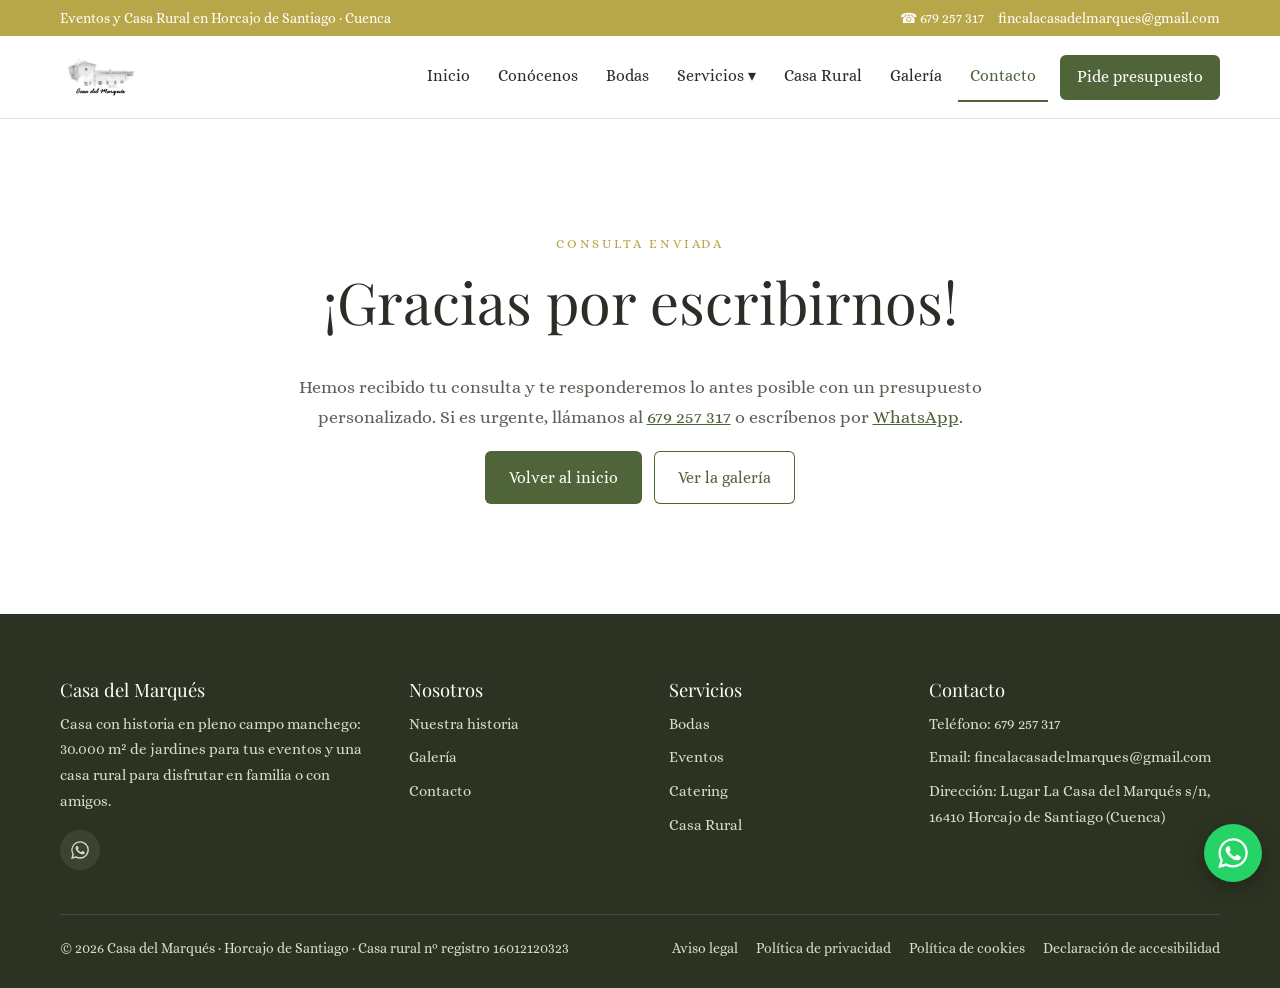
<file: web-casa-del-marques-FINAL/gracias/index.html>
<!doctype html>
<html lang="es">
<head>
<meta charset="utf-8">
<meta name="viewport" content="width=device-width, initial-scale=1">
<title>Gracias | Casa del Marqués</title>
<meta name="description" content="Consulta recibida.">
<link rel="canonical" href="https://lacasadelmarques.es/gracias/">
<meta property="og:type" content="website">
<meta property="og:site_name" content="Casa del Marqués">
<meta property="og:title" content="Gracias | Casa del Marqués">
<meta property="og:description" content="Consulta recibida.">
<meta property="og:url" content="https://lacasadelmarques.es/gracias/">
<meta property="og:image" content="https://lacasadelmarques.es/img/portada.jpg">
<meta property="og:locale" content="es_ES">
<meta name="theme-color" content="#4f6439">
<meta name="geo.region" content="ES-CU">
<meta name="geo.placename" content="Horcajo de Santiago">
<link rel="icon" href="../img/favicon.svg" type="image/svg+xml">
<link rel="preconnect" href="https://fonts.googleapis.com">
<link rel="preconnect" href="https://fonts.gstatic.com" crossorigin>
<link href="https://fonts.googleapis.com/css2?family=Alice&family=Playfair+Display:ital,wght@0,400;0,600;1,400&display=swap" rel="stylesheet">
<link rel="stylesheet" href="../css/estilos.css">

</head>
<body data-raiz="../">

<a class="trampa" href="#contenido">Saltar al contenido</a>
<div class="barra-top">
  <div class="contenedor">
    <span class="solo-escritorio">Eventos y Casa Rural en Horcajo de Santiago · Cuenca</span>
    <span class="redes">
      <a href="tel:+34679257317">☎ 679 257 317</a>
      <a href="mailto:fincalacasadelmarques@gmail.com" class="solo-escritorio">fincalacasadelmarques@gmail.com</a>
    </span>
  </div>
</div>
<header class="cabecera">
  <div class="contenedor">
    <a class="logo" href="../" aria-label="Casa del Marqués — inicio">
      <img src="../img/logo.png" alt="Casa del Marqués" width="120" height="62">
      <span class="logo-texto">Casa del Marqués<small>Horcajo de Santiago</small></span>
    </a>
    <button class="boton-menu" aria-label="Abrir menú" aria-expanded="false" aria-controls="nav"><span></span><span></span><span></span></button>
    <nav class="nav" id="nav" aria-label="Menú principal">
      <ul class="menu">
        <li><a href="../">Inicio</a></li>
        <li><a href="../conocenos/">Conócenos</a></li>
        <li><a href="../bodas/">Bodas</a></li>
        <li class="submenu"><a href="../eventos/">Servicios ▾</a>
          <ul>
            <li><a href="../eventos/">Eventos</a></li>
            <li><a href="../catering/">Catering</a></li>
          </ul>
        </li>
        <li><a href="../casa-rural/">Casa Rural</a></li>
        <li><a href="../galeria/">Galería</a></li>
        <li><a href="../contacto/" aria-current="page">Contacto</a></li>
        <li><a class="btn" href="../contacto/">Pide presupuesto</a></li>
      </ul>
    </nav>
  </div>
</header>
<main id="contenido">

<section class="seccion"><div class="contenedor centro" style="max-width:720px">
  <span class="antetitulo">Consulta enviada</span>
  <h1>¡Gracias por escribirnos!</h1>
  <p class="lead">Hemos recibido tu consulta y te responderemos lo antes posible con un presupuesto personalizado. Si es urgente, llámanos al <a href="tel:+34679257317">679 257 317</a> o escríbenos por <a href="https://wa.me/34679257317">WhatsApp</a>.</p>
  <div class="botones"><a class="btn" href="../">Volver al inicio</a><a class="btn btn--borde" href="../galeria/">Ver la galería</a></div>
</div></section>
</main>

<footer class="pie-web">
  <div class="contenedor">
    <div class="pie-columnas">
      <div>
        <h4>Casa del Marqués</h4>
        <p>Casa con historia en pleno campo manchego: 30.000 m² de jardines para tus eventos y una casa rural para disfrutar en familia o con amigos.</p>
        <div class="redes">
          <a href="https://wa.me/34679257317" target="_blank" rel="noopener" aria-label="WhatsApp"><svg viewBox="0 0 24 24" aria-hidden="true"><path d="M17.5 14.4c-.3-.1-1.8-.9-2-1s-.5-.1-.7.1-.8 1-.9 1.2-.3.2-.6.1a8 8 0 0 1-2.4-1.5 9 9 0 0 1-1.6-2c-.2-.3 0-.5.1-.6l.4-.5.3-.5v-.5l-.9-2.2c-.2-.6-.5-.5-.7-.5h-.6a1.1 1.1 0 0 0-.8.4 3.4 3.4 0 0 0-1 2.5 5.9 5.9 0 0 0 1.2 3.1 13.4 13.4 0 0 0 5.2 4.6c.7.3 1.3.5 1.7.6a4.2 4.2 0 0 0 1.9.1 3.1 3.1 0 0 0 2-1.4 2.5 2.5 0 0 0 .2-1.4c-.1-.1-.3-.2-.6-.3zM12 21.8a9.9 9.9 0 0 1-5-1.4l-.4-.2-3.7 1 1-3.6-.2-.4A9.9 9.9 0 1 1 12 21.8zm8.4-18.3A11.8 11.8 0 0 0 1.9 17.7L.2 24l6.4-1.7A11.8 11.8 0 0 0 23.8 12a11.7 11.7 0 0 0-3.4-8.5z"/></svg></a>
        </div>
      </div>
      <div>
        <h4>Nosotros</h4>
        <ul>
          <li><a href="../conocenos/">Nuestra historia</a></li>
          <li><a href="../galeria/">Galería</a></li>
          <li><a href="../contacto/">Contacto</a></li>
        </ul>
      </div>
      <div>
        <h4>Servicios</h4>
        <ul>
          <li><a href="../bodas/">Bodas</a></li>
          <li><a href="../eventos/">Eventos</a></li>
          <li><a href="../catering/">Catering</a></li>
          <li><a href="../casa-rural/">Casa Rural</a></li>
        </ul>
      </div>
      <div>
        <h4>Contacto</h4>
        <ul>
          <li>Teléfono: <a href="tel:+34679257317">679 257 317</a></li>
          <li>Email: <a href="mailto:fincalacasadelmarques@gmail.com">fincalacasadelmarques@gmail.com</a></li>
          <li>Dirección: <a href="https://www.google.com/maps/search/?api=1&query=Casa+del+Marqu%C3%A9s+Horcajo+de+Santiago+Cuenca" target="_blank" rel="noopener">Lugar La Casa del Marqués s/n, 16410 Horcajo de Santiago (Cuenca)</a></li>
        </ul>
      </div>
    </div>
    <div class="pie-legal">
      <span>© <span id="anio">2026</span> Casa del Marqués · Horcajo de Santiago · Casa rural nº registro 16012120323</span>
      <nav aria-label="Legal">
        <a href="../aviso-legal/">Aviso legal</a>
        <a href="../privacidad/">Política de privacidad</a>
        <a href="../cookies/">Política de cookies</a>
        <a href="../accesibilidad/">Declaración de accesibilidad</a>
      </nav>
    </div>
  </div>
</footer>
<a class="whatsapp-flotante" href="https://wa.me/34679257317?text=Hola%2C%20quer%C3%ADa%20informaci%C3%B3n%20sobre%20la%20Casa%20del%20Marqu%C3%A9s" target="_blank" rel="noopener" aria-label="Escríbenos por WhatsApp"><svg viewBox="0 0 24 24" aria-hidden="true"><path d="M17.5 14.4c-.3-.1-1.8-.9-2-1s-.5-.1-.7.1-.8 1-.9 1.2-.3.2-.6.1a8 8 0 0 1-2.4-1.5 9 9 0 0 1-1.6-2c-.2-.3 0-.5.1-.6l.4-.5.3-.5v-.5l-.9-2.2c-.2-.6-.5-.5-.7-.5h-.6a1.1 1.1 0 0 0-.8.4 3.4 3.4 0 0 0-1 2.5 5.9 5.9 0 0 0 1.2 3.1 13.4 13.4 0 0 0 5.2 4.6c.7.3 1.3.5 1.7.6a4.2 4.2 0 0 0 1.9.1 3.1 3.1 0 0 0 2-1.4 2.5 2.5 0 0 0 .2-1.4c-.1-.1-.3-.2-.6-.3zM12 21.8a9.9 9.9 0 0 1-5-1.4l-.4-.2-3.7 1 1-3.6-.2-.4A9.9 9.9 0 1 1 12 21.8zm8.4-18.3A11.8 11.8 0 0 0 1.9 17.7L.2 24l6.4-1.7A11.8 11.8 0 0 0 23.8 12a11.7 11.7 0 0 0-3.4-8.5z"/></svg></a>

<script src="../js/main.js"></script>
</body>
</html>
</file>
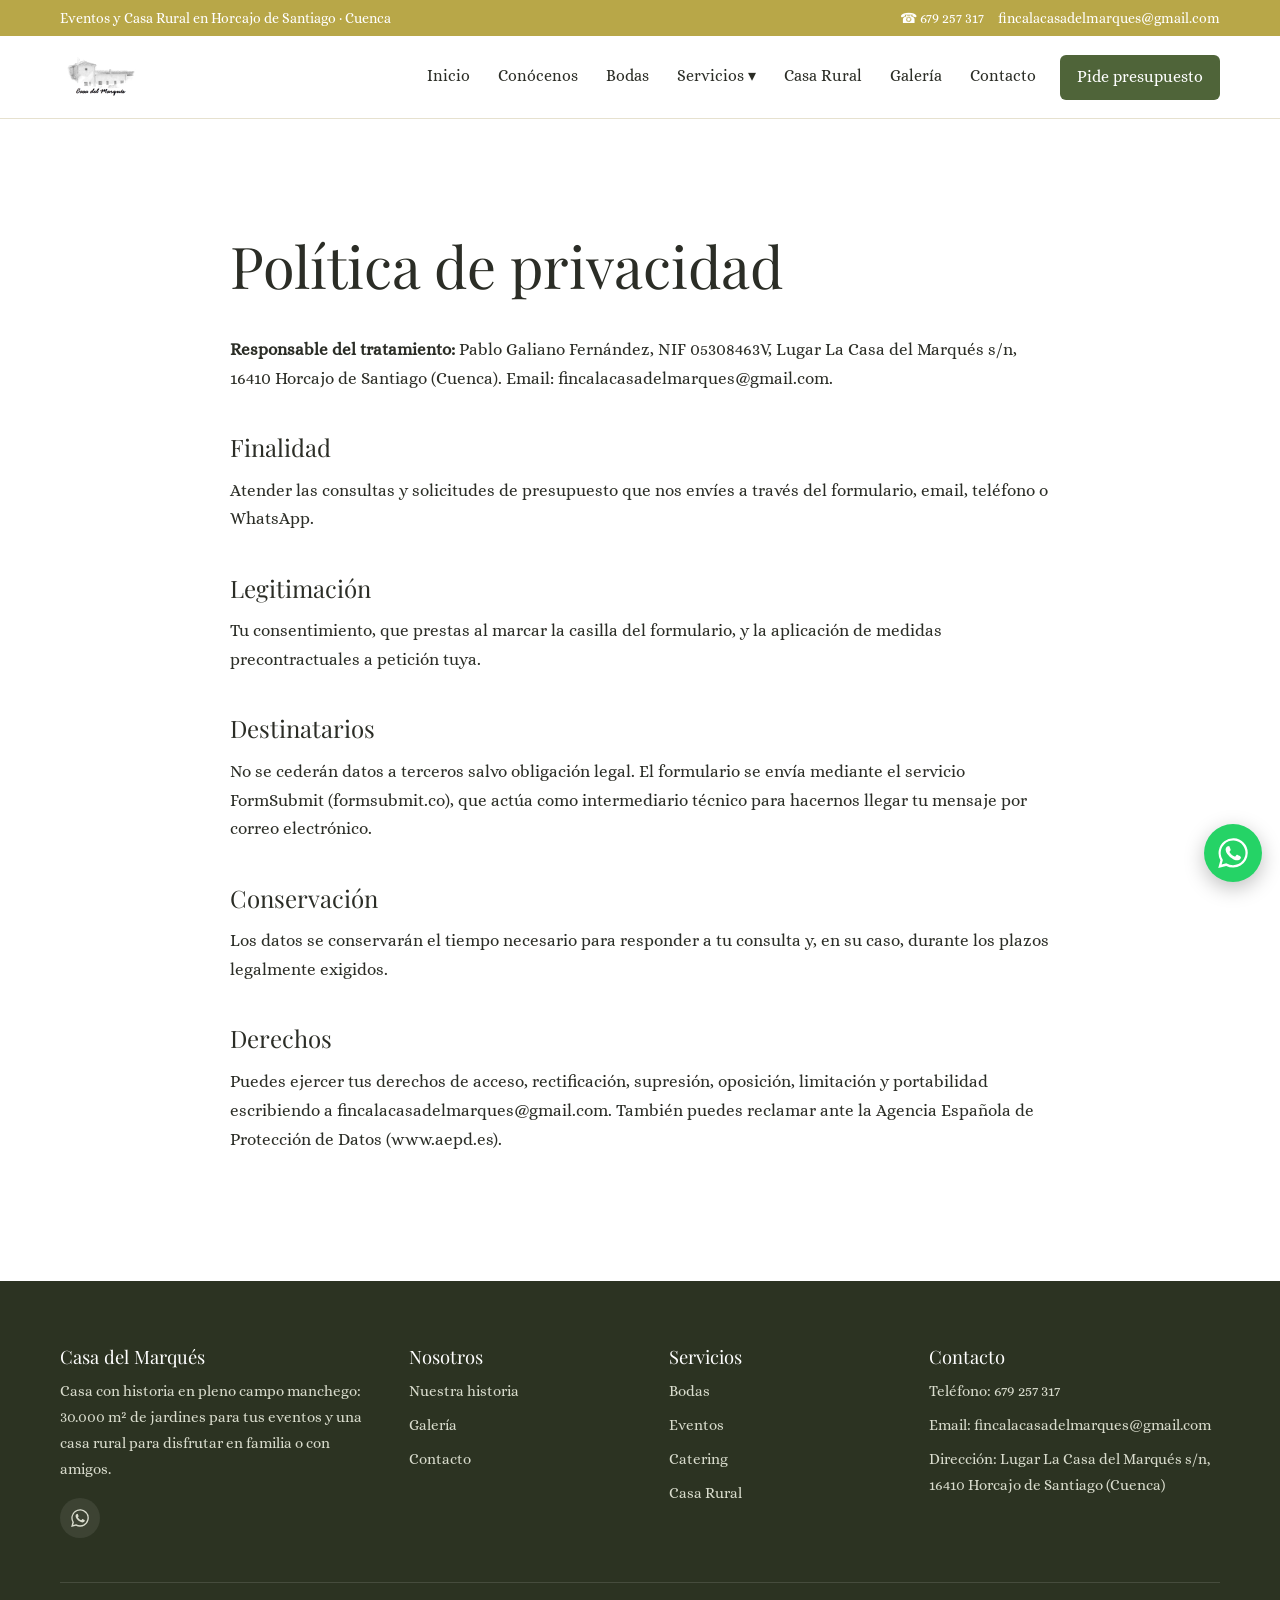
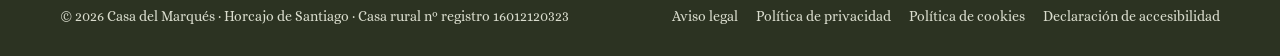
<file: web-casa-del-marques-FINAL/privacidad/index.html>
<!doctype html>
<html lang="es">
<head>
<meta charset="utf-8">
<meta name="viewport" content="width=device-width, initial-scale=1">
<title>Política de privacidad | Casa del Marqués</title>
<meta name="description" content="Política de privacidad de la Casa del Marqués.">
<link rel="canonical" href="https://lacasadelmarques.es/privacidad/">
<meta property="og:type" content="website">
<meta property="og:site_name" content="Casa del Marqués">
<meta property="og:title" content="Política de privacidad | Casa del Marqués">
<meta property="og:description" content="Política de privacidad de la Casa del Marqués.">
<meta property="og:url" content="https://lacasadelmarques.es/privacidad/">
<meta property="og:image" content="https://lacasadelmarques.es/img/portada.jpg">
<meta property="og:locale" content="es_ES">
<meta name="theme-color" content="#4f6439">
<meta name="geo.region" content="ES-CU">
<meta name="geo.placename" content="Horcajo de Santiago">
<link rel="icon" href="../img/favicon.svg" type="image/svg+xml">
<link rel="preconnect" href="https://fonts.googleapis.com">
<link rel="preconnect" href="https://fonts.gstatic.com" crossorigin>
<link href="https://fonts.googleapis.com/css2?family=Alice&family=Playfair+Display:ital,wght@0,400;0,600;1,400&display=swap" rel="stylesheet">
<link rel="stylesheet" href="../css/estilos.css">

</head>
<body data-raiz="../">

<a class="trampa" href="#contenido">Saltar al contenido</a>
<div class="barra-top">
  <div class="contenedor">
    <span class="solo-escritorio">Eventos y Casa Rural en Horcajo de Santiago · Cuenca</span>
    <span class="redes">
      <a href="tel:+34679257317">☎ 679 257 317</a>
      <a href="mailto:fincalacasadelmarques@gmail.com" class="solo-escritorio">fincalacasadelmarques@gmail.com</a>
    </span>
  </div>
</div>
<header class="cabecera">
  <div class="contenedor">
    <a class="logo" href="../" aria-label="Casa del Marqués — inicio">
      <img src="../img/logo.png" alt="Casa del Marqués" width="120" height="62">
      <span class="logo-texto">Casa del Marqués<small>Horcajo de Santiago</small></span>
    </a>
    <button class="boton-menu" aria-label="Abrir menú" aria-expanded="false" aria-controls="nav"><span></span><span></span><span></span></button>
    <nav class="nav" id="nav" aria-label="Menú principal">
      <ul class="menu">
        <li><a href="../">Inicio</a></li>
        <li><a href="../conocenos/">Conócenos</a></li>
        <li><a href="../bodas/">Bodas</a></li>
        <li class="submenu"><a href="../eventos/">Servicios ▾</a>
          <ul>
            <li><a href="../eventos/">Eventos</a></li>
            <li><a href="../catering/">Catering</a></li>
          </ul>
        </li>
        <li><a href="../casa-rural/">Casa Rural</a></li>
        <li><a href="../galeria/">Galería</a></li>
        <li><a href="../contacto/">Contacto</a></li>
        <li><a class="btn" href="../contacto/">Pide presupuesto</a></li>
      </ul>
    </nav>
  </div>
</header>
<main id="contenido">
<section class="seccion"><div class="contenedor texto-legal"><h1>Política de privacidad</h1>
<p><strong>Responsable del tratamiento:</strong> Pablo Galiano Fernández, NIF 05308463V, Lugar La Casa del Marqués s/n, 16410 Horcajo de Santiago (Cuenca). Email: fincalacasadelmarques@gmail.com.</p>
<h2>Finalidad</h2>
<p>Atender las consultas y solicitudes de presupuesto que nos envíes a través del formulario, email, teléfono o WhatsApp.</p>
<h2>Legitimación</h2>
<p>Tu consentimiento, que prestas al marcar la casilla del formulario, y la aplicación de medidas precontractuales a petición tuya.</p>
<h2>Destinatarios</h2>
<p>No se cederán datos a terceros salvo obligación legal. El formulario se envía mediante el servicio FormSubmit (formsubmit.co), que actúa como intermediario técnico para hacernos llegar tu mensaje por correo electrónico.</p>
<h2>Conservación</h2>
<p>Los datos se conservarán el tiempo necesario para responder a tu consulta y, en su caso, durante los plazos legalmente exigidos.</p>
<h2>Derechos</h2>
<p>Puedes ejercer tus derechos de acceso, rectificación, supresión, oposición, limitación y portabilidad escribiendo a fincalacasadelmarques@gmail.com. También puedes reclamar ante la Agencia Española de Protección de Datos (www.aepd.es).</p></div></section>
</main>

<footer class="pie-web">
  <div class="contenedor">
    <div class="pie-columnas">
      <div>
        <h4>Casa del Marqués</h4>
        <p>Casa con historia en pleno campo manchego: 30.000 m² de jardines para tus eventos y una casa rural para disfrutar en familia o con amigos.</p>
        <div class="redes">
          <a href="https://wa.me/34679257317" target="_blank" rel="noopener" aria-label="WhatsApp"><svg viewBox="0 0 24 24" aria-hidden="true"><path d="M17.5 14.4c-.3-.1-1.8-.9-2-1s-.5-.1-.7.1-.8 1-.9 1.2-.3.2-.6.1a8 8 0 0 1-2.4-1.5 9 9 0 0 1-1.6-2c-.2-.3 0-.5.1-.6l.4-.5.3-.5v-.5l-.9-2.2c-.2-.6-.5-.5-.7-.5h-.6a1.1 1.1 0 0 0-.8.4 3.4 3.4 0 0 0-1 2.5 5.9 5.9 0 0 0 1.2 3.1 13.4 13.4 0 0 0 5.2 4.6c.7.3 1.3.5 1.7.6a4.2 4.2 0 0 0 1.9.1 3.1 3.1 0 0 0 2-1.4 2.5 2.5 0 0 0 .2-1.4c-.1-.1-.3-.2-.6-.3zM12 21.8a9.9 9.9 0 0 1-5-1.4l-.4-.2-3.7 1 1-3.6-.2-.4A9.9 9.9 0 1 1 12 21.8zm8.4-18.3A11.8 11.8 0 0 0 1.9 17.7L.2 24l6.4-1.7A11.8 11.8 0 0 0 23.8 12a11.7 11.7 0 0 0-3.4-8.5z"/></svg></a>
        </div>
      </div>
      <div>
        <h4>Nosotros</h4>
        <ul>
          <li><a href="../conocenos/">Nuestra historia</a></li>
          <li><a href="../galeria/">Galería</a></li>
          <li><a href="../contacto/">Contacto</a></li>
        </ul>
      </div>
      <div>
        <h4>Servicios</h4>
        <ul>
          <li><a href="../bodas/">Bodas</a></li>
          <li><a href="../eventos/">Eventos</a></li>
          <li><a href="../catering/">Catering</a></li>
          <li><a href="../casa-rural/">Casa Rural</a></li>
        </ul>
      </div>
      <div>
        <h4>Contacto</h4>
        <ul>
          <li>Teléfono: <a href="tel:+34679257317">679 257 317</a></li>
          <li>Email: <a href="mailto:fincalacasadelmarques@gmail.com">fincalacasadelmarques@gmail.com</a></li>
          <li>Dirección: <a href="https://www.google.com/maps/search/?api=1&query=Casa+del+Marqu%C3%A9s+Horcajo+de+Santiago+Cuenca" target="_blank" rel="noopener">Lugar La Casa del Marqués s/n, 16410 Horcajo de Santiago (Cuenca)</a></li>
        </ul>
      </div>
    </div>
    <div class="pie-legal">
      <span>© <span id="anio">2026</span> Casa del Marqués · Horcajo de Santiago · Casa rural nº registro 16012120323</span>
      <nav aria-label="Legal">
        <a href="../aviso-legal/">Aviso legal</a>
        <a href="../privacidad/">Política de privacidad</a>
        <a href="../cookies/">Política de cookies</a>
        <a href="../accesibilidad/">Declaración de accesibilidad</a>
      </nav>
    </div>
  </div>
</footer>
<a class="whatsapp-flotante" href="https://wa.me/34679257317?text=Hola%2C%20quer%C3%ADa%20informaci%C3%B3n%20sobre%20la%20Casa%20del%20Marqu%C3%A9s" target="_blank" rel="noopener" aria-label="Escríbenos por WhatsApp"><svg viewBox="0 0 24 24" aria-hidden="true"><path d="M17.5 14.4c-.3-.1-1.8-.9-2-1s-.5-.1-.7.1-.8 1-.9 1.2-.3.2-.6.1a8 8 0 0 1-2.4-1.5 9 9 0 0 1-1.6-2c-.2-.3 0-.5.1-.6l.4-.5.3-.5v-.5l-.9-2.2c-.2-.6-.5-.5-.7-.5h-.6a1.1 1.1 0 0 0-.8.4 3.4 3.4 0 0 0-1 2.5 5.9 5.9 0 0 0 1.2 3.1 13.4 13.4 0 0 0 5.2 4.6c.7.3 1.3.5 1.7.6a4.2 4.2 0 0 0 1.9.1 3.1 3.1 0 0 0 2-1.4 2.5 2.5 0 0 0 .2-1.4c-.1-.1-.3-.2-.6-.3zM12 21.8a9.9 9.9 0 0 1-5-1.4l-.4-.2-3.7 1 1-3.6-.2-.4A9.9 9.9 0 1 1 12 21.8zm8.4-18.3A11.8 11.8 0 0 0 1.9 17.7L.2 24l6.4-1.7A11.8 11.8 0 0 0 23.8 12a11.7 11.7 0 0 0-3.4-8.5z"/></svg></a>

<script src="../js/main.js"></script>
</body>
</html>
</file>
<file: web-casa-del-marques-FINAL/css/estilos.css>
/* =========================================================
   Casa del Marqués — hoja de estilos
   Para cambiar los colores de toda la web, edita las variables
   de :root (justo debajo).
   ========================================================= */
:root {
  --verde: #4f6439;        /* verde oliva principal (botones, títulos) */
  --verde-oscuro: #3a4a2a;
  --dorado: #b8a748;       /* dorado de los detalles */
  --dorado-claro: #e9e2bd;
  --crema: #faf8f1;        /* fondo suave de secciones */
  --texto: #2b2d26;
  --texto-suave: #5d6056;
  --blanco: #ffffff;
  --borde: #e6e1cf;
  --sombra: 0 10px 30px rgba(43, 45, 38, .10);
  --radio: 6px;
  --ancho: 1160px;
  --titulos: "Playfair Display", Georgia, serif;
  --cuerpo: "Alice", Georgia, serif;
}

* { box-sizing: border-box; }
html { scroll-behavior: smooth; }
body {
  margin: 0;
  font-family: var(--cuerpo);
  font-size: 17px;
  line-height: 1.7;
  color: var(--texto);
  background: var(--blanco);
}
img { max-width: 100%; display: block; }
a { color: var(--verde); }
h1, h2, h3, h4 { font-family: var(--titulos); font-weight: 400; line-height: 1.25; color: var(--texto); margin: 0 0 .6em; }
h1 { font-size: clamp(2.1rem, 5vw, 3.6rem); }
h2 { font-size: clamp(1.7rem, 3.5vw, 2.5rem); }
h3 { font-size: 1.35rem; }
p { margin: 0 0 1em; }
strong { color: var(--texto); }

.contenedor { width: min(var(--ancho), 100% - 32px); margin-inline: auto; }
.seccion { padding: clamp(56px, 9vw, 110px) 0; }
.seccion--crema { background: var(--crema); }
.centro { text-align: center; }
.antetitulo {
  display: inline-block; font-size: .8rem; letter-spacing: .22em; text-transform: uppercase;
  color: var(--dorado); margin-bottom: .8em;
}
.adorno { display: flex; align-items: center; justify-content: center; gap: 14px; color: var(--dorado); margin: 0 auto 1.4em; }
.adorno::before, .adorno::after { content: ""; height: 1px; width: 60px; background: var(--dorado); }
.lead { font-size: 1.12rem; color: var(--texto-suave); max-width: 720px; }
.centro .lead { margin-inline: auto; }

/* ---------- Botones ---------- */
.btn {
  display: inline-flex; align-items: center; gap: .55em; padding: .8em 1.5em;
  background: var(--verde); color: var(--blanco); border: 0; border-radius: var(--radio);
  font-family: var(--cuerpo); font-size: 1rem; text-decoration: none; cursor: pointer;
  transition: background .2s, transform .2s;
}
.btn:hover { background: var(--verde-oscuro); transform: translateY(-1px); }
.btn--dorado { background: var(--dorado); }
.btn--dorado:hover { background: #9d8e38; }
.btn--borde { background: transparent; color: var(--verde); box-shadow: inset 0 0 0 1px var(--verde); }
.btn--borde:hover { background: var(--verde); color: var(--blanco); }
.btn--blanco { background: var(--blanco); color: var(--verde); }
.btn--blanco:hover { background: var(--dorado-claro); }
.botones { display: flex; flex-wrap: wrap; gap: 12px; }
.centro .botones { justify-content: center; }
.btn svg { width: 1.1em; height: 1.1em; fill: currentColor; }

/* ---------- Barra superior y cabecera ---------- */
.barra-top { background: var(--dorado); color: var(--blanco); font-size: .9rem; }
.barra-top .contenedor { display: flex; justify-content: space-between; gap: 16px; padding: 6px 0; flex-wrap: wrap; }
.barra-top a { color: var(--blanco); text-decoration: none; }
.barra-top a:hover { text-decoration: underline; }
.barra-top .redes { display: flex; gap: 14px; }

.cabecera { position: sticky; top: 0; z-index: 50; background: var(--blanco); border-bottom: 1px solid var(--borde); }
.cabecera .contenedor { display: flex; align-items: center; justify-content: space-between; min-height: 82px; gap: 20px; }
.logo { display: flex; align-items: center; gap: 12px; text-decoration: none; color: var(--texto); }
.logo img { height: 62px; width: auto; }
.logo-texto { font-family: var(--titulos); font-size: 1.35rem; font-style: italic; line-height: 1.1; }
.logo-texto small { display: block; font-family: var(--cuerpo); font-style: normal; font-size: .68rem; letter-spacing: .2em; text-transform: uppercase; color: var(--dorado); }
.logo.tiene-imagen .logo-texto { display: none; }

.menu { display: flex; align-items: center; gap: 4px; list-style: none; margin: 0; padding: 0; }
.menu a { display: block; padding: 10px 12px; text-decoration: none; color: var(--texto); font-size: .98rem; border-bottom: 2px solid transparent; }
.menu a:hover, .menu a[aria-current="page"] { color: var(--verde); border-bottom-color: var(--verde); }
.menu .btn { color: var(--blanco); border-bottom: 0; padding: .6em 1.1em; margin-left: 8px; }
.menu .btn:hover { color: var(--blanco); }
.submenu { position: relative; }
.submenu > ul { position: absolute; top: 100%; left: 0; min-width: 190px; background: var(--blanco); list-style: none; padding: 8px 0; margin: 0; box-shadow: var(--sombra); border-radius: var(--radio); opacity: 0; visibility: hidden; transform: translateY(6px); transition: .2s; }
.submenu:hover > ul, .submenu:focus-within > ul { opacity: 1; visibility: visible; transform: none; }
.submenu > ul a { border: 0; padding: 8px 18px; }
.boton-menu { display: none; background: none; border: 0; padding: 10px; cursor: pointer; }
.boton-menu span { display: block; width: 26px; height: 2px; background: var(--texto); margin: 6px 0; transition: .25s; }

@media (max-width: 960px) {
  .boton-menu { display: block; }
  /* Menú desplegable del móvil: baja justo debajo de la cabecera */
  .nav { position: absolute; top: 100%; left: 0; right: 0; max-height: calc(100vh - 82px); overflow-y: auto; background: var(--blanco); box-shadow: var(--sombra); border-top: 1px solid var(--borde); display: none; }
  .nav.abierto { display: block; }
  .boton-menu[aria-expanded="true"] span:nth-child(1) { transform: translateY(8px) rotate(45deg); }
  .boton-menu[aria-expanded="true"] span:nth-child(2) { opacity: 0; }
  .boton-menu[aria-expanded="true"] span:nth-child(3) { transform: translateY(-8px) rotate(-45deg); }
  .menu { flex-direction: column; align-items: stretch; padding: 16px; gap: 0; }
  .menu a { padding: 14px 8px; border-bottom: 1px solid var(--borde); font-size: 1.1rem; }
  .submenu > ul { position: static; opacity: 1; visibility: visible; transform: none; box-shadow: none; padding: 0 0 0 16px; }
  .menu .btn { margin: 16px 0 0; justify-content: center; }
  .barra-top .solo-escritorio { display: none; }
}

/* ---------- Portada (hero) ---------- */
.hero { position: relative; min-height: 78vh; display: grid; place-items: center; text-align: center; color: var(--blanco); overflow: hidden; }
.hero--corto { min-height: 46vh; }
.hero .foto-fondo { position: absolute; inset: 0; }
.hero .foto-fondo img { width: 100%; height: 100%; object-fit: cover; }
.hero::after { content: ""; position: absolute; inset: 0; background: linear-gradient(180deg, rgba(20,24,14,.25), rgba(20,24,14,.55)); }
.hero .contenido { position: relative; z-index: 2; padding: 40px 16px; max-width: 860px; }
.hero h1 { color: var(--blanco); text-shadow: 0 2px 18px rgba(0,0,0,.35); }
.hero p { font-size: 1.2rem; text-shadow: 0 1px 10px rgba(0,0,0,.4); }
.hero .botones { justify-content: center; margin-top: 1.4em; }

/* Fondo de respaldo cuando aún no hay foto */
.foto-fondo, .foto { background: linear-gradient(135deg, #7d8a5c 0%, #b8a748 55%, #d9cf9c 100%); }
.foto { position: relative; overflow: hidden; border-radius: var(--radio); }
.foto img { width: 100%; height: 100%; object-fit: cover; transition: transform .6s; }
.foto[data-nombre]::before {
  content: attr(data-nombre); position: absolute; inset: auto 0 0 0; padding: 8px 12px;
  font-size: .78rem; color: rgba(255,255,255,.9); letter-spacing: .04em;
}
.foto.cargada::before { display: none; }
.foto img.falta { visibility: hidden; }

/* ---------- Destacados ---------- */
.destacados { display: grid; grid-template-columns: repeat(3, 1fr); gap: 24px; text-align: center; }
.destacado .num { font-family: var(--titulos); font-size: 1.6rem; color: var(--verde); text-transform: uppercase; letter-spacing: .03em; }
.destacado p { font-size: .9rem; letter-spacing: .12em; text-transform: uppercase; color: var(--texto-suave); margin: 0; }
.destacado svg { width: 34px; height: 34px; fill: var(--dorado); margin-bottom: 6px; }
@media (max-width: 700px) { .destacados { grid-template-columns: 1fr; gap: 32px; } }

/* ---------- Bloques imagen + texto ---------- */
.bloque { display: grid; grid-template-columns: 1.1fr 1fr; gap: clamp(28px, 6vw, 80px); align-items: center; }
.bloque--inverso .foto { order: 2; }
.bloque .foto { aspect-ratio: 4 / 3; box-shadow: var(--sombra); }
@media (max-width: 860px) { .bloque { grid-template-columns: 1fr; } .bloque--inverso .foto { order: 0; } }

/* ---------- Tarjetas de servicios ---------- */
.tarjetas { display: grid; grid-template-columns: repeat(3, 1fr); gap: 28px; }
.tarjeta { background: var(--blanco); border-radius: var(--radio); overflow: hidden; box-shadow: var(--sombra); display: flex; flex-direction: column; text-decoration: none; color: inherit; transition: transform .3s; }
.tarjeta:hover { transform: translateY(-4px); }
.tarjeta:hover .foto img { transform: scale(1.05); }
.tarjeta .foto { aspect-ratio: 3 / 2; border-radius: 0; }
.tarjeta .cuerpo { padding: 24px; flex: 1; display: flex; flex-direction: column; }
.tarjeta .cuerpo p { color: var(--texto-suave); flex: 1; }
.tarjeta .mas { color: var(--verde); font-weight: bold; }
@media (max-width: 900px) { .tarjetas { grid-template-columns: 1fr; max-width: 520px; margin-inline: auto; } }

/* ---------- Premio Booking ---------- */
.premio { display: grid; grid-template-columns: auto 1fr; gap: 36px; align-items: center; max-width: 860px; margin-inline: auto; }
.sello { width: 210px; aspect-ratio: 1; background: #003b95; color: #fff; border-radius: 10px; padding: 18px; display: flex; flex-direction: column; justify-content: space-between; font-family: Arial, Helvetica, sans-serif; box-shadow: var(--sombra); }
.sello small { font-size: .78rem; opacity: .9; }
.sello b { font-size: 1.1rem; line-height: 1.2; }
.sello .nota { align-self: flex-end; background: #006ce4; border-radius: 8px; padding: 6px 12px; font-size: 2rem; font-weight: 700; line-height: 1; }
@media (max-width: 640px) { .premio { grid-template-columns: 1fr; justify-items: center; text-align: center; } }

/* ---------- Precio personalizado ---------- */
.cta { background: var(--verde); color: var(--blanco); border-radius: 10px; padding: clamp(32px, 6vw, 64px); text-align: center; position: relative; overflow: hidden; }
.cta h2, .cta p { color: var(--blanco); }
.cta p { opacity: .92; max-width: 640px; margin-inline: auto; }
.cta .botones { justify-content: center; margin-top: 1.5em; }

/* ---------- Listas ---------- */
.lista-check { list-style: none; padding: 0; margin: 0 0 1em; }
.lista-check li { padding-left: 1.7em; position: relative; margin-bottom: .45em; }
.lista-check li::before { content: ""; position: absolute; left: 0; top: .55em; width: .8em; height: .45em; border-left: 2px solid var(--dorado); border-bottom: 2px solid var(--dorado); transform: rotate(-45deg); }
.columnas { display: grid; grid-template-columns: repeat(auto-fit, minmax(220px, 1fr)); gap: 28px; }
.caja { background: var(--blanco); border: 1px solid var(--borde); border-radius: var(--radio); padding: 26px; }
.caja h3 { color: var(--verde); }

.eventos-lista { display: grid; grid-template-columns: repeat(auto-fit, minmax(170px, 1fr)); gap: 16px; list-style: none; padding: 0; margin: 2em 0; }
.eventos-lista li { background: var(--blanco); border: 1px solid var(--borde); border-radius: var(--radio); padding: 22px 14px; text-align: center; font-family: var(--titulos); font-size: 1.15rem; }
.eventos-lista li svg { display: block; width: 30px; height: 30px; margin: 0 auto 8px; fill: var(--dorado); }

/* ---------- Tabla ---------- */
.tabla { width: 100%; border-collapse: collapse; font-size: .97rem; }
.tabla th, .tabla td { text-align: left; padding: 10px 12px; border-bottom: 1px solid var(--borde); }
.tabla th { font-family: var(--titulos); font-weight: 400; color: var(--verde); }
.tabla td:last-child { text-align: right; white-space: nowrap; }
.nota-peq { font-size: .9rem; color: var(--texto-suave); }

/* ---------- Galería ---------- */
.filtros { display: flex; flex-wrap: wrap; justify-content: center; gap: 8px; margin-bottom: 32px; }
.filtros button { background: none; border: 1px solid var(--borde); border-radius: 30px; padding: 8px 18px; font-family: var(--cuerpo); font-size: .95rem; cursor: pointer; color: var(--texto); }
.filtros button[aria-pressed="true"], .filtros button:hover { background: var(--verde); color: var(--blanco); border-color: var(--verde); }
.galeria { display: grid; grid-template-columns: repeat(auto-fill, minmax(240px, 1fr)); gap: 12px; }
.galeria button { padding: 0; border: 0; cursor: zoom-in; aspect-ratio: 4 / 3; }
.galeria button:hover img { transform: scale(1.05); }
.galeria .oculto { display: none; }
.mini-galeria { display: grid; grid-template-columns: repeat(3, 1fr); gap: 12px; }
.mini-galeria .foto { aspect-ratio: 1; }
@media (max-width: 600px) { .mini-galeria { grid-template-columns: repeat(2, 1fr); } }

.visor { position: fixed; inset: 0; z-index: 200; background: rgba(15,16,12,.94); display: none; align-items: center; justify-content: center; padding: 50px 60px; }
.visor.abierto { display: flex; }
.visor img { max-height: 100%; max-width: 100%; object-fit: contain; border-radius: 4px; }
.visor button { position: absolute; background: rgba(255,255,255,.12); color: #fff; border: 0; width: 46px; height: 46px; border-radius: 50%; font-size: 1.6rem; cursor: pointer; }
.visor button:hover { background: rgba(255,255,255,.25); }
.visor .cerrar { top: 14px; right: 14px; }
.visor .ant { left: 10px; top: 50%; transform: translateY(-50%); }
.visor .sig { right: 10px; top: 50%; transform: translateY(-50%); }
.visor .pie { position: absolute; bottom: 14px; left: 0; right: 0; text-align: center; color: #ddd; font-size: .9rem; }

/* ---------- Preguntas frecuentes ---------- */
.faq { max-width: 820px; margin-inline: auto; }
.faq details { border-bottom: 1px solid var(--borde); padding: 4px 0; }
.faq summary { cursor: pointer; list-style: none; padding: 16px 36px 16px 0; font-family: var(--titulos); font-size: 1.15rem; position: relative; }
.faq summary::-webkit-details-marker { display: none; }
.faq summary::after { content: "+"; position: absolute; right: 6px; top: 12px; font-size: 1.6rem; color: var(--dorado); transition: transform .2s; }
.faq details[open] summary::after { transform: rotate(45deg); }
.faq details p { color: var(--texto-suave); padding-bottom: 10px; }

/* ---------- Formulario ---------- */
.contacto-grid { display: grid; grid-template-columns: 1fr 1.4fr; gap: clamp(28px, 5vw, 64px); align-items: start; }
@media (max-width: 900px) { .contacto-grid { grid-template-columns: 1fr; } }
.datos-contacto { list-style: none; padding: 0; margin: 0 0 1.6em; }
.datos-contacto li { display: flex; gap: 14px; align-items: flex-start; margin-bottom: 18px; }
.datos-contacto svg { width: 22px; height: 22px; fill: var(--dorado); flex: none; margin-top: 4px; }
.datos-contacto a { color: var(--texto); text-decoration: none; }
.datos-contacto a:hover { color: var(--verde); }
.datos-contacto small { display: block; color: var(--texto-suave); font-size: .8rem; letter-spacing: .1em; text-transform: uppercase; }

.formulario { background: var(--blanco); border-radius: 10px; padding: clamp(22px, 4vw, 40px); box-shadow: var(--sombra); }
.campos { display: grid; grid-template-columns: 1fr 1fr; gap: 16px; }
.campo { display: flex; flex-direction: column; gap: 6px; }
.campo--ancho { grid-column: 1 / -1; }
@media (max-width: 600px) { .campos { grid-template-columns: 1fr; } }
.campo label { font-size: .92rem; color: var(--texto-suave); }
.campo input, .campo select, .campo textarea {
  font: inherit; font-size: 1rem; padding: 11px 13px; border: 1px solid var(--borde); border-radius: var(--radio);
  background: var(--crema); color: var(--texto); width: 100%;
}
.campo input:focus, .campo select:focus, .campo textarea:focus { outline: 2px solid var(--dorado); outline-offset: 1px; background: var(--blanco); }
.campo textarea { min-height: 120px; resize: vertical; }
.check { display: flex; gap: 10px; align-items: flex-start; font-size: .9rem; color: var(--texto-suave); grid-column: 1 / -1; }
.check input { margin-top: 5px; accent-color: var(--verde); }
.trampa { position: absolute; left: -9999px; }
.solo-casa { display: contents; }
.solo-casa[hidden] { display: none; }

/* ---------- Pie ---------- */
.pie-web { background: #2c3322; color: #d9dccd; padding: 64px 0 28px; font-size: .95rem; }
.pie-web a { color: #d9dccd; text-decoration: none; }
.pie-web a:hover { color: var(--dorado-claro); }
.pie-web h4 { color: var(--blanco); font-size: 1.15rem; }
.pie-columnas { display: grid; grid-template-columns: 1.4fr 1fr 1fr 1.3fr; gap: 36px; }
.pie-web ul { list-style: none; padding: 0; margin: 0; }
.pie-web li { margin-bottom: 8px; }
.pie-web .redes { display: flex; gap: 12px; margin-top: 14px; }
.pie-web .redes a { width: 40px; height: 40px; border-radius: 50%; background: rgba(255,255,255,.08); display: grid; place-items: center; }
.pie-web .redes a:hover { background: var(--dorado); }
.pie-web .redes svg { width: 18px; height: 18px; fill: currentColor; }
.pie-legal { border-top: 1px solid rgba(255,255,255,.12); margin-top: 44px; padding-top: 22px; display: flex; flex-wrap: wrap; gap: 8px 22px; justify-content: space-between; font-size: .85rem; }
.pie-legal nav { display: flex; flex-wrap: wrap; gap: 8px 18px; }
@media (max-width: 900px) { .pie-columnas { grid-template-columns: 1fr 1fr; } }
@media (max-width: 560px) { .pie-columnas { grid-template-columns: 1fr; } }

/* ---------- Botón flotante WhatsApp ---------- */
.whatsapp-flotante { position: fixed; right: 18px; bottom: 18px; z-index: 90; width: 58px; height: 58px; border-radius: 50%; background: #25d366; display: grid; place-items: center; box-shadow: 0 6px 20px rgba(0,0,0,.25); transition: transform .2s; }
.whatsapp-flotante:hover { transform: scale(1.08); }
.whatsapp-flotante svg { width: 30px; height: 30px; fill: #fff; }

/* ---------- Textos legales ---------- */
.texto-legal { max-width: 820px; }
.texto-legal h2 { font-size: 1.5rem; margin-top: 1.6em; }
.pendiente { background: #fff6d6; padding: 0 4px; border-radius: 3px; }

/* ---------- Animación de aparición ---------- */
/* Las secciones siempre visibles; solo un pequeño desplazamiento al aparecer */
.aparece { transform: translateY(12px); transition: transform .8s; }
.aparece.visible { transform: none; }
@media (prefers-reduced-motion: reduce) { .aparece { opacity: 1; transform: none; } * { scroll-behavior: auto !important; } }
a.trampa:focus { left: 16px; top: 16px; z-index: 300; background: var(--verde); color: #fff; padding: 10px 16px; border-radius: 6px; }
.premio-img { width: min(360px, 100%); height: auto; border-radius: 10px; box-shadow: var(--sombra); }
.premio { grid-template-columns: minmax(0, 360px) 1fr; }
@media (max-width: 640px) { .premio { grid-template-columns: 1fr; } }
.foto.cargada { background: none; }
.foto--dibujo img { object-fit: contain; }
.bloque .foto--dibujo { box-shadow: none; }
@media (min-width: 900px) { .eventos-lista { grid-template-columns: repeat(5, 1fr); } }

/* ---------- Página de bodas ---------- */
.cifras-boda { background: var(--verde); color: var(--blanco); }
.cifras-boda .contenedor { display: grid; grid-template-columns: repeat(4, 1fr); gap: 16px; padding-block: 28px; text-align: center; }
.cifras-boda b { display: block; font-family: var(--titulos); font-size: clamp(1.6rem, 3.5vw, 2.3rem); font-weight: 400; color: var(--dorado-claro); line-height: 1.1; }
.cifras-boda span { font-size: .85rem; letter-spacing: .08em; text-transform: uppercase; opacity: .9; }
@media (max-width: 700px) { .cifras-boda .contenedor { grid-template-columns: repeat(2, 1fr); row-gap: 22px; } }
.virtudes { display: grid; grid-template-columns: repeat(5, 1fr); gap: 18px; }
.virtudes .caja p { margin: 0; color: var(--texto-suave); font-size: .97rem; }
@media (max-width: 1100px) { .virtudes { grid-template-columns: repeat(2, 1fr); } }
@media (max-width: 560px) { .virtudes { grid-template-columns: 1fr; } }
.columnas-incluye { display: grid; grid-template-columns: 1fr 1fr 1fr; gap: 24px; align-items: stretch; }
@media (max-width: 900px) { .columnas-incluye { grid-template-columns: 1fr; } }
.lista-neutra li::before { border-color: var(--texto-suave); }
.caja--precio { background: var(--verde); color: var(--blanco); border-color: var(--verde); display: flex; flex-direction: column; gap: 10px; }
.caja--precio h3, .caja--precio p { color: var(--blanco); }
.caja--precio .precio { font-family: var(--titulos); font-size: 1.3rem; margin: 0; }
.caja--precio .precio b { font-size: 2.6rem; font-weight: 400; color: var(--dorado-claro); }
.caja--precio .btn { background: var(--blanco); color: var(--verde); align-self: flex-start; margin-top: auto; }
.pasos { list-style: none; counter-reset: paso; display: grid; grid-template-columns: repeat(3, 1fr); gap: 24px; padding: 0; margin: 0; }
.pasos li { counter-increment: paso; background: var(--crema); border-radius: var(--radio); padding: 28px 24px 24px; position: relative; }
.pasos li::before { content: counter(paso); font-family: var(--titulos); font-size: 2.4rem; color: var(--dorado); line-height: 1; display: block; margin-bottom: 8px; }
.pasos b { display: block; font-family: var(--titulos); font-weight: 400; font-size: 1.25rem; margin-bottom: 6px; }
.pasos span { color: var(--texto-suave); }
@media (max-width: 800px) { .pasos { grid-template-columns: 1fr; } }
#visita { scroll-margin-top: 90px; }
.eventos-lista a.enlace-boda { display: block; color: inherit; text-decoration: none; }
.eventos-lista li:has(.enlace-boda) { border-color: var(--dorado); }

/* ---------- Banda de bodas en la portada ---------- */
.banda-bodas { position: relative; color: var(--blanco); overflow: hidden; }
.banda-bodas .foto-fondo { position: absolute; inset: 0; }
.banda-bodas .foto-fondo img { width: 100%; height: 100%; object-fit: cover; }
.banda-bodas::after { content: ""; position: absolute; inset: 0; background: linear-gradient(90deg, rgba(20,24,14,.78), rgba(20,24,14,.25)); }
.banda-bodas .contenedor { position: relative; z-index: 2; padding-block: clamp(64px, 10vw, 120px); }
.banda-bodas .texto { max-width: 560px; }
.banda-bodas h2, .banda-bodas p { color: var(--blanco); }
.banda-bodas .antetitulo { color: var(--dorado-claro); }
</file>
